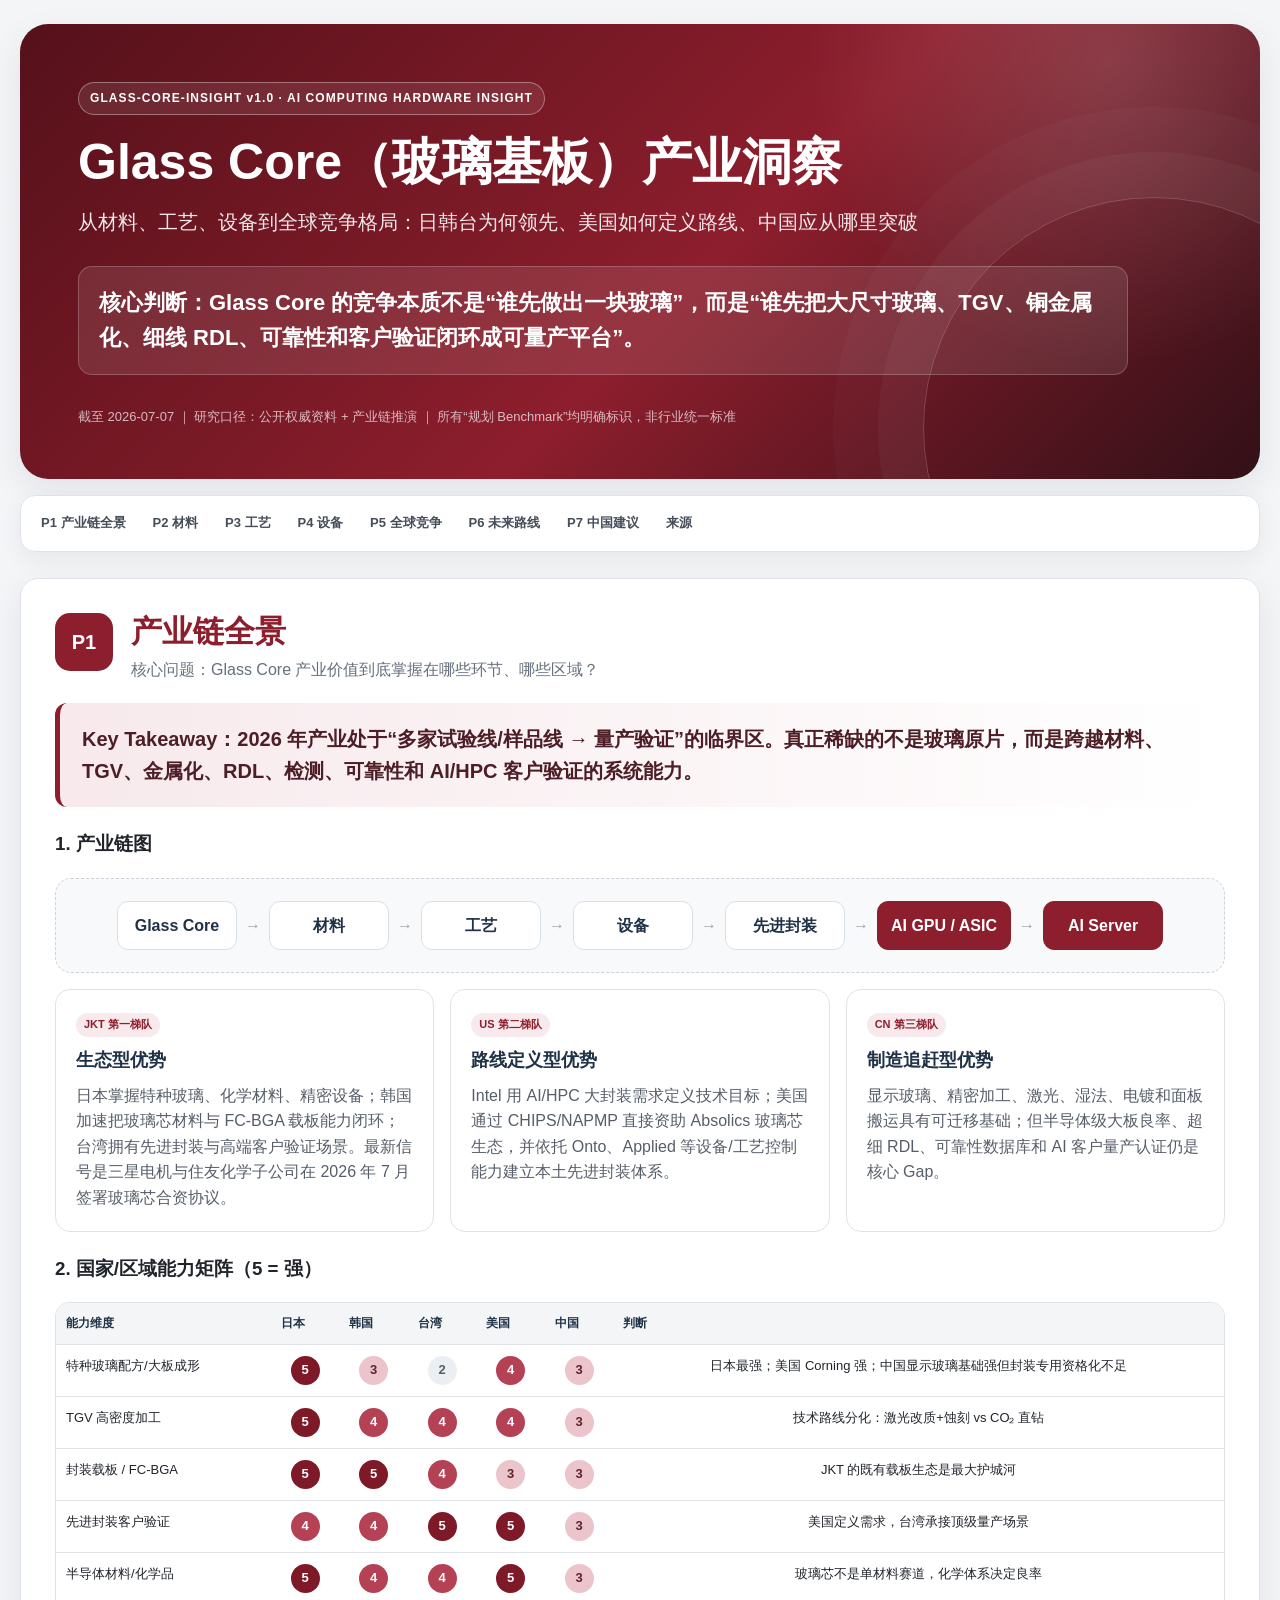
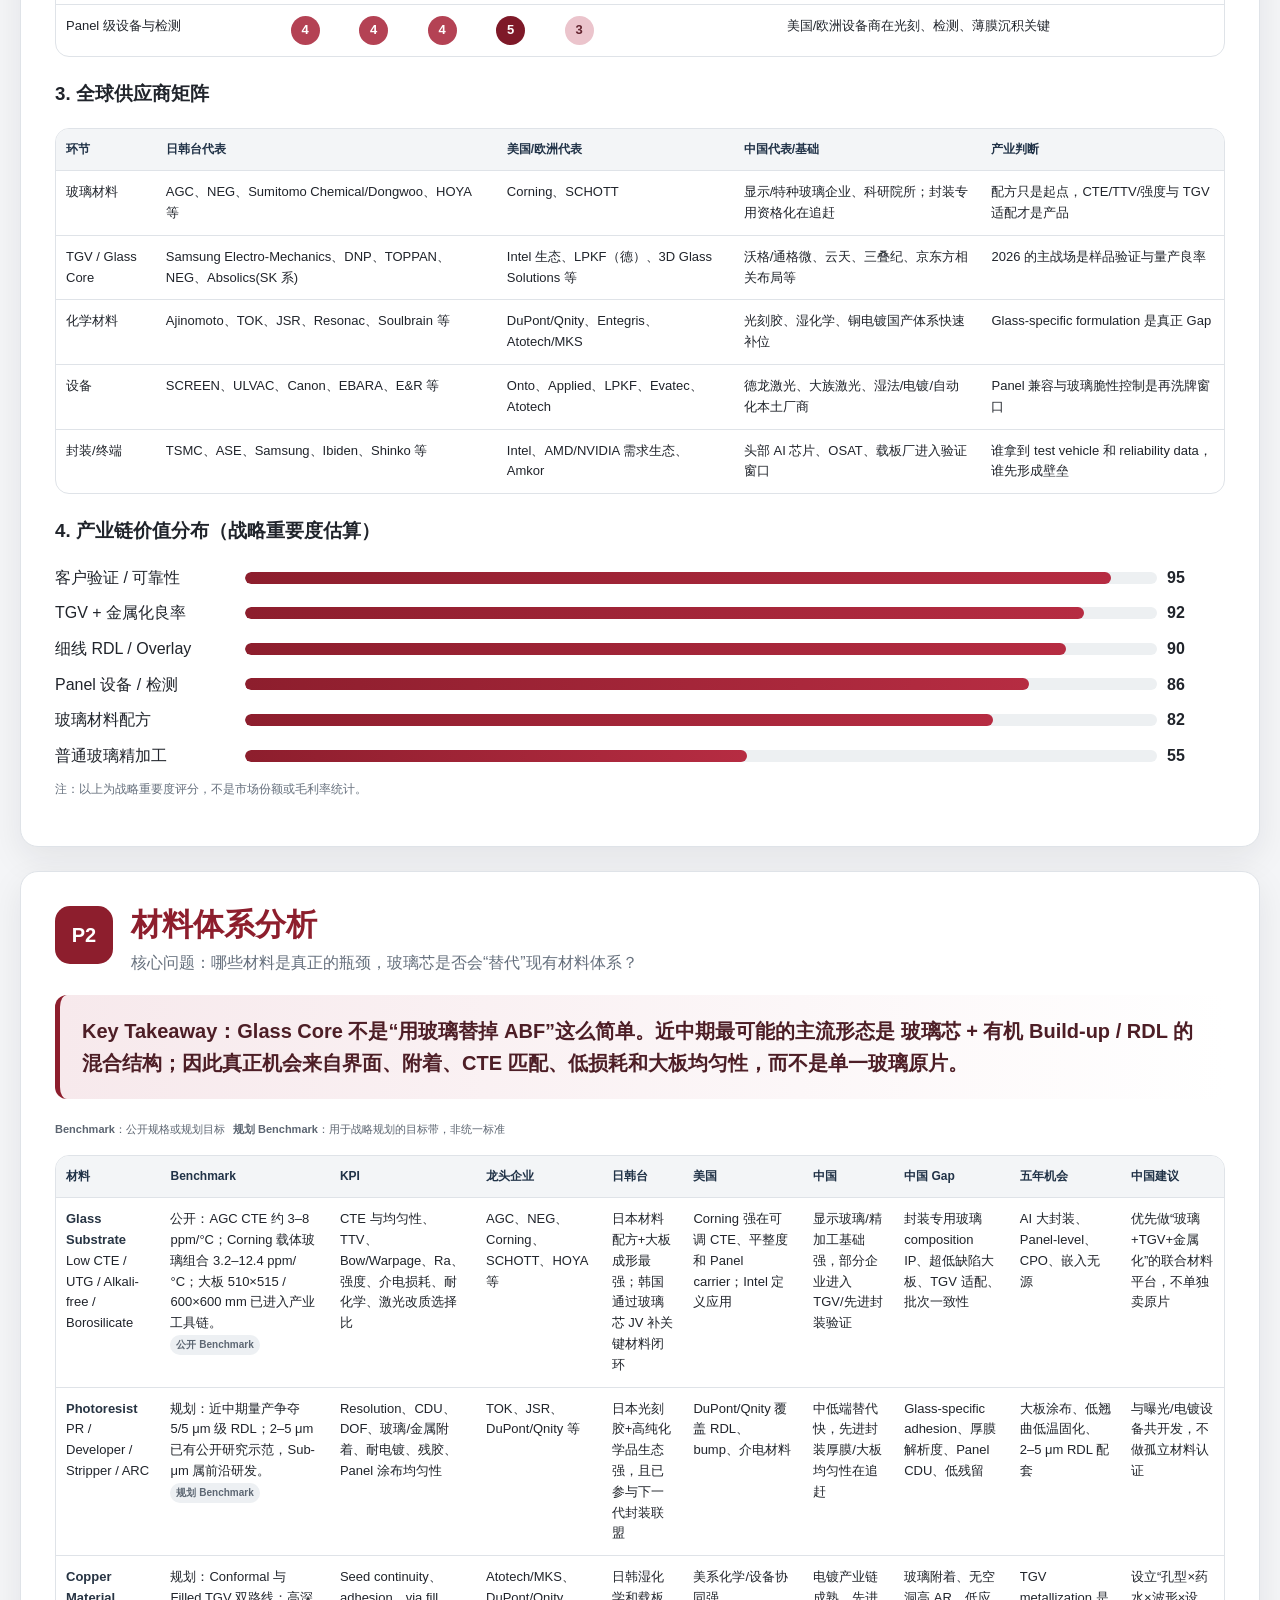
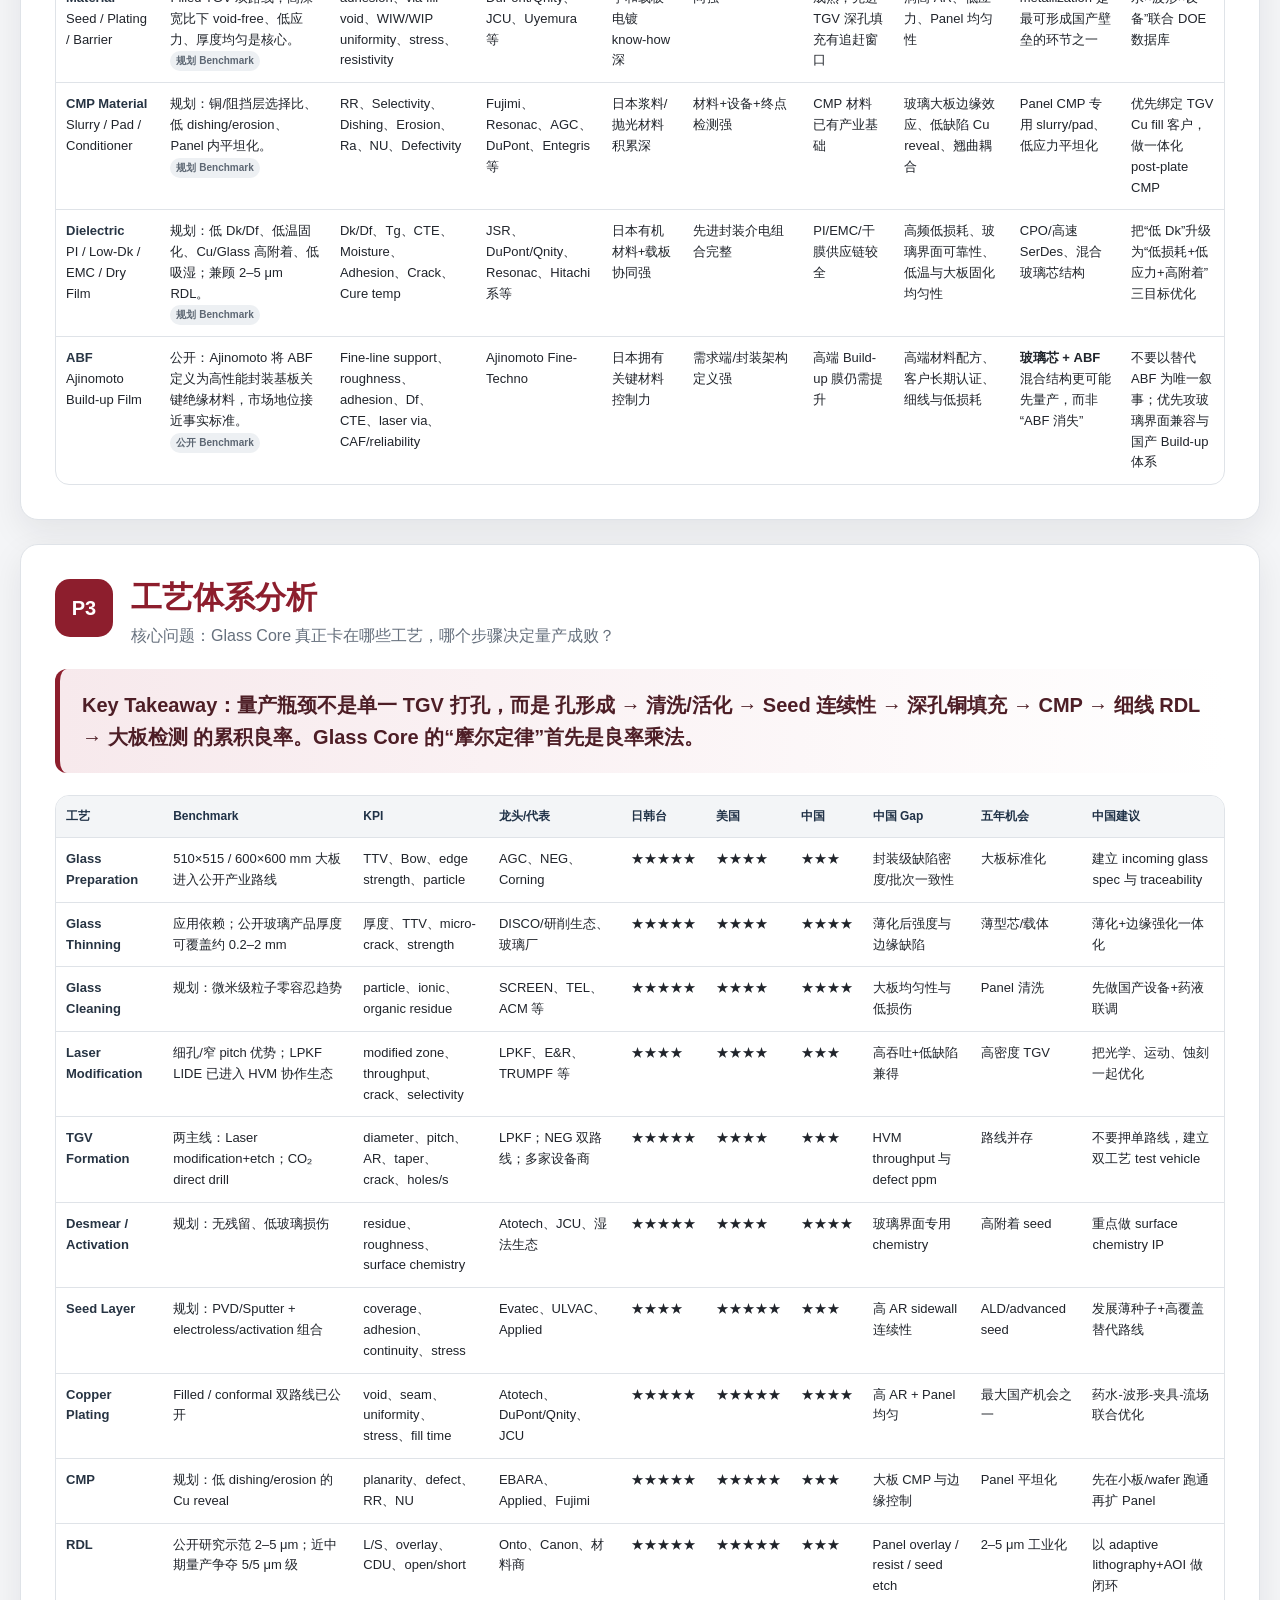
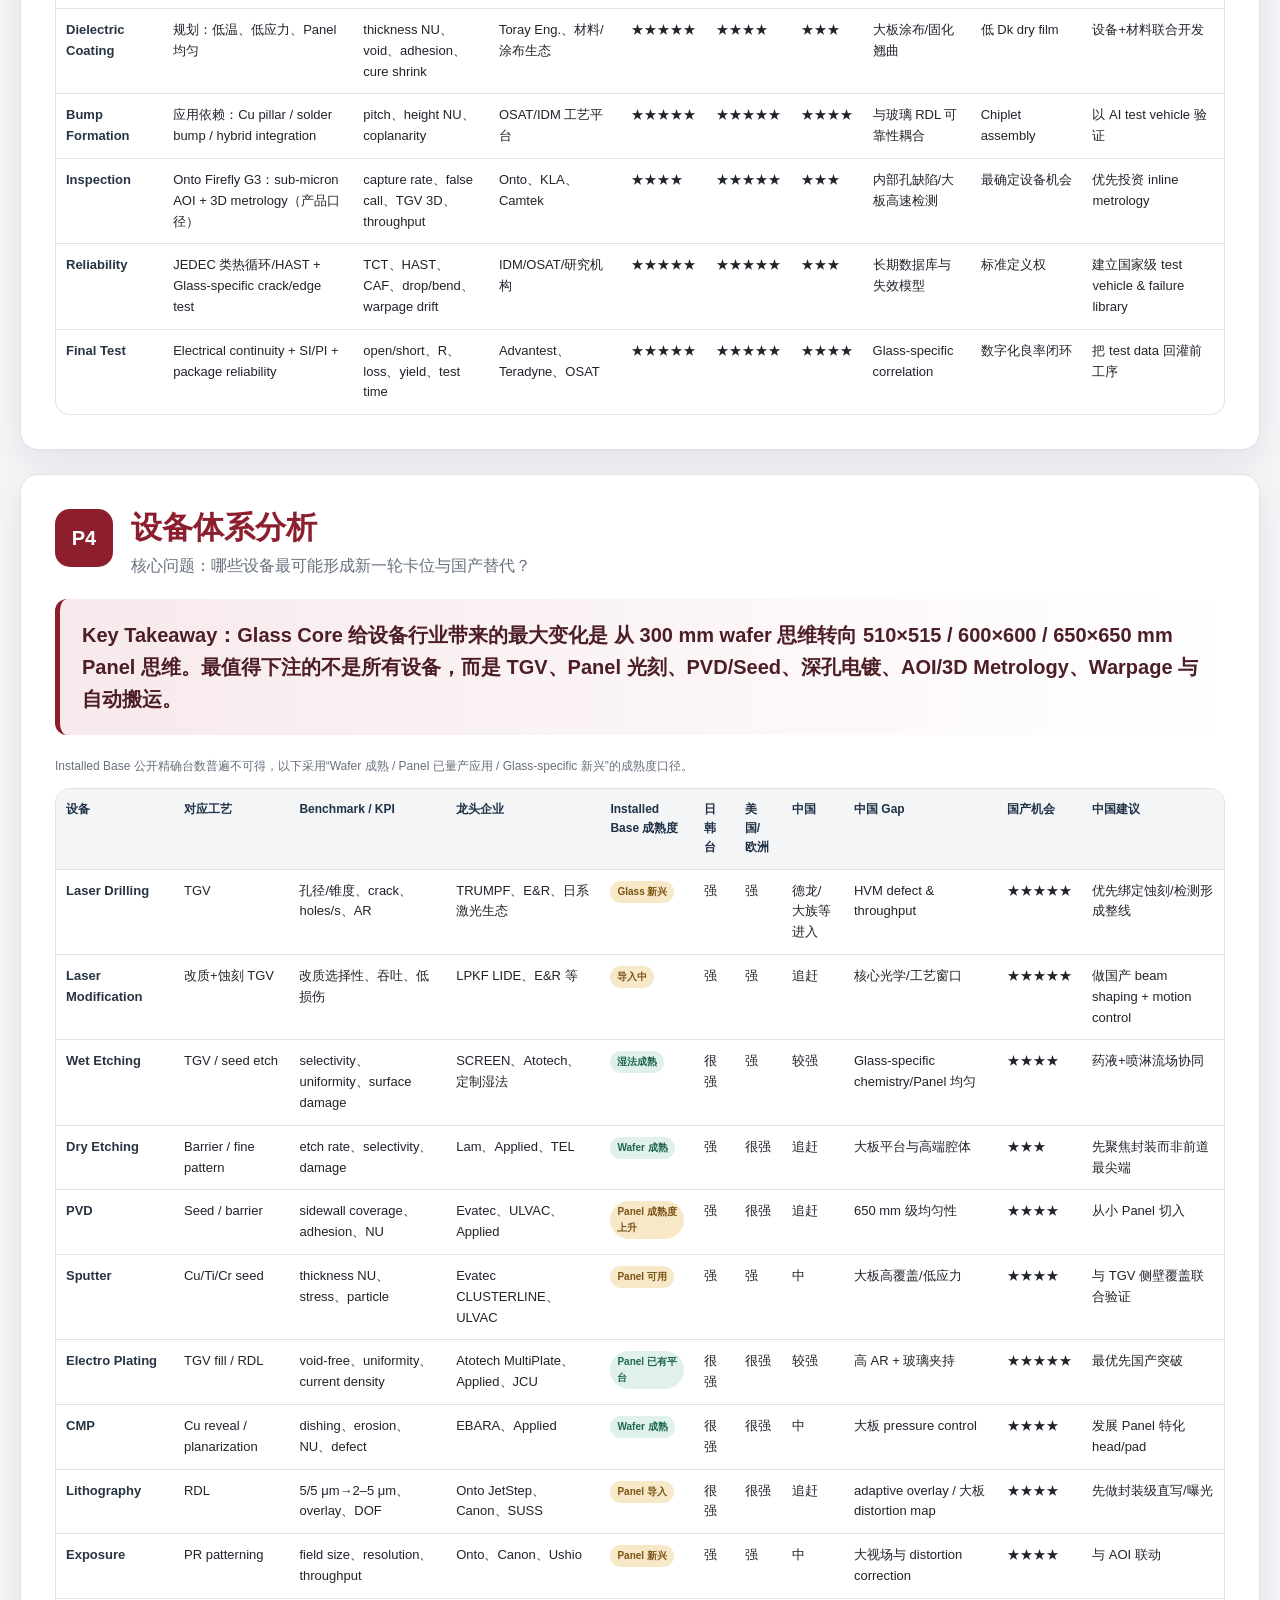
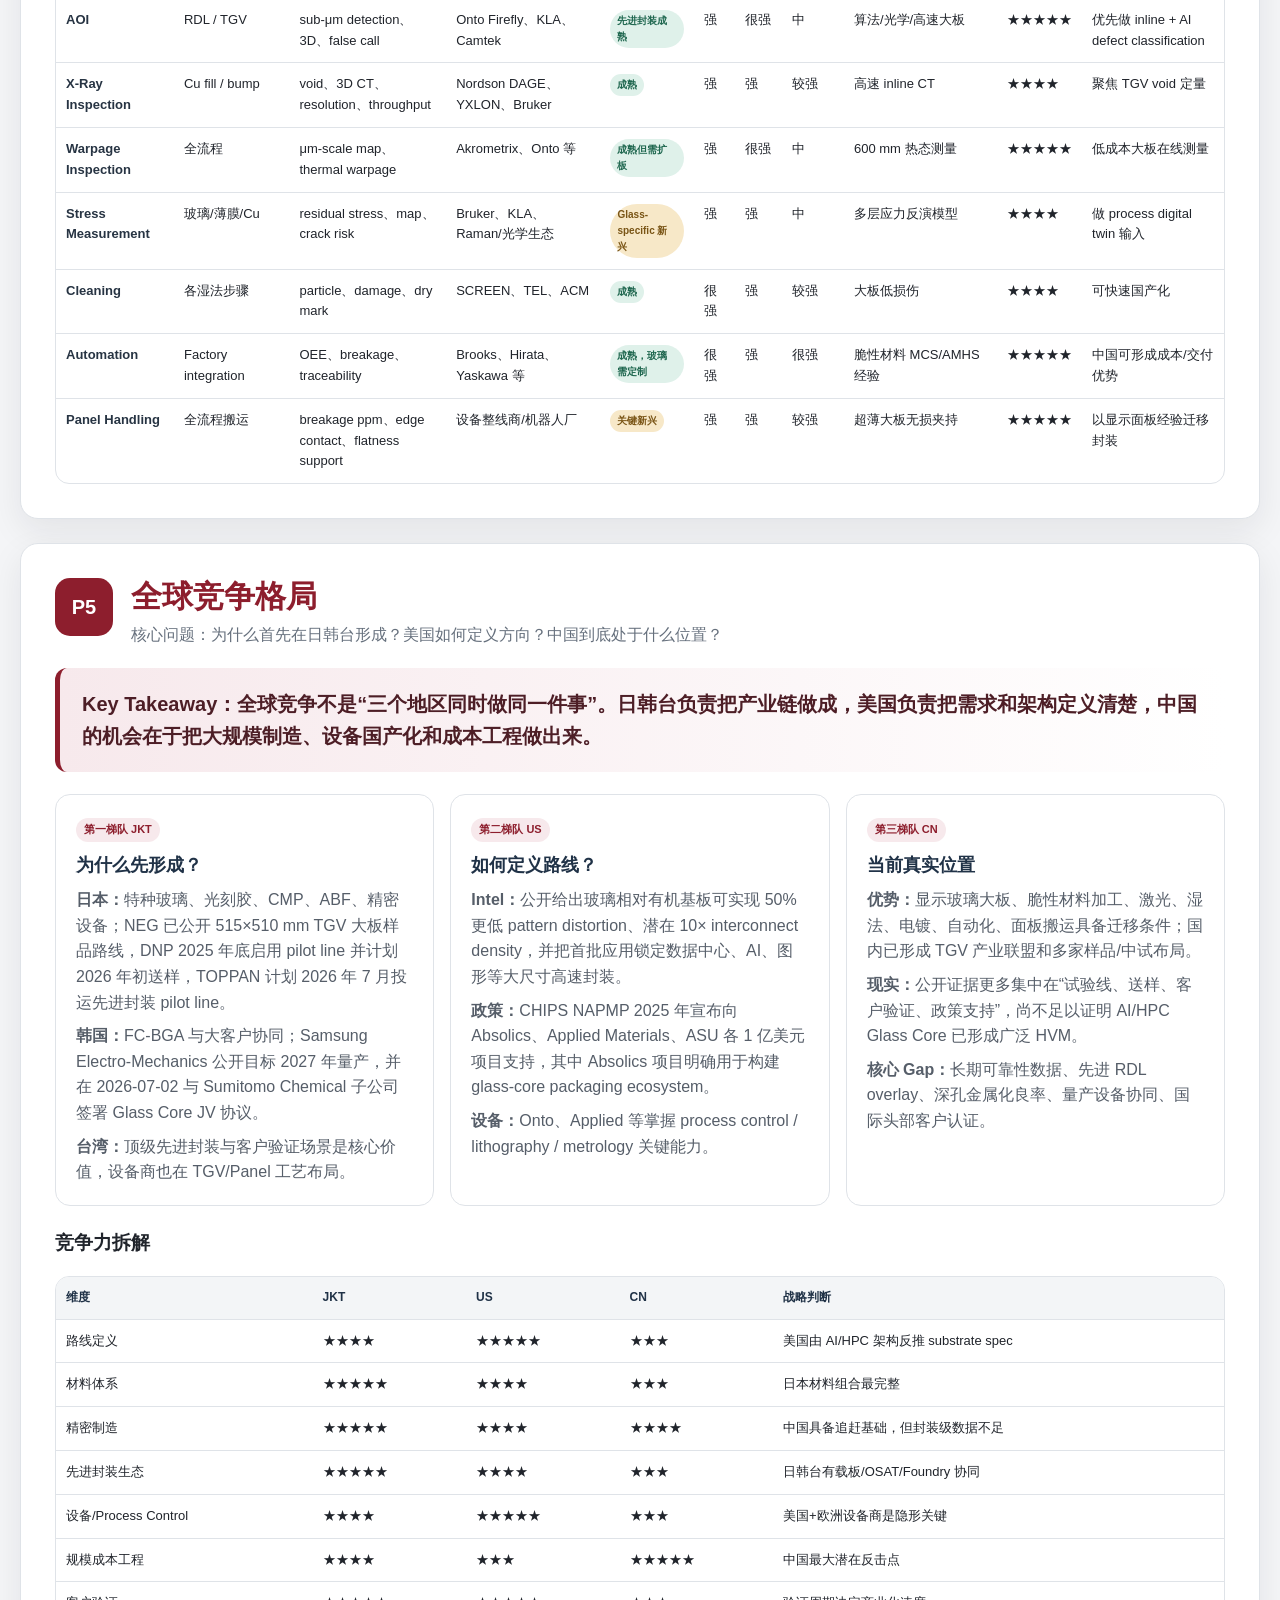
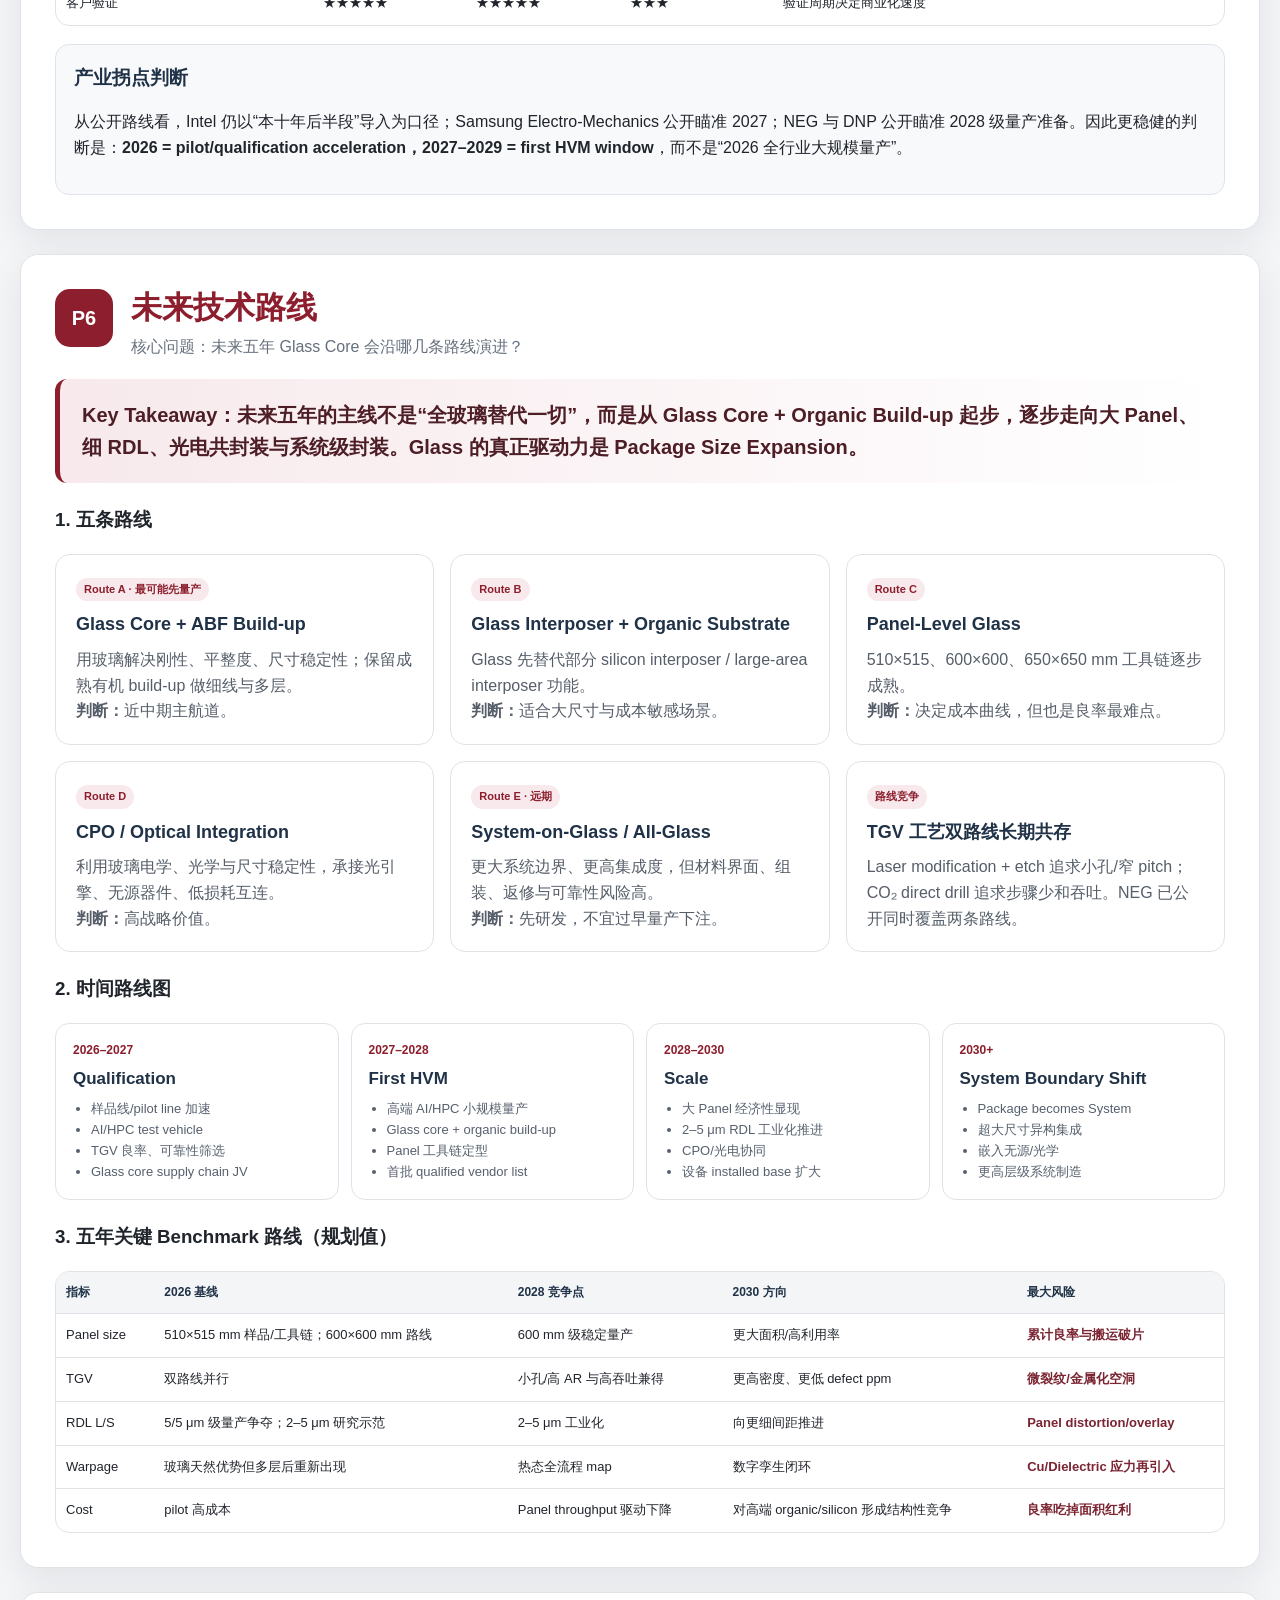
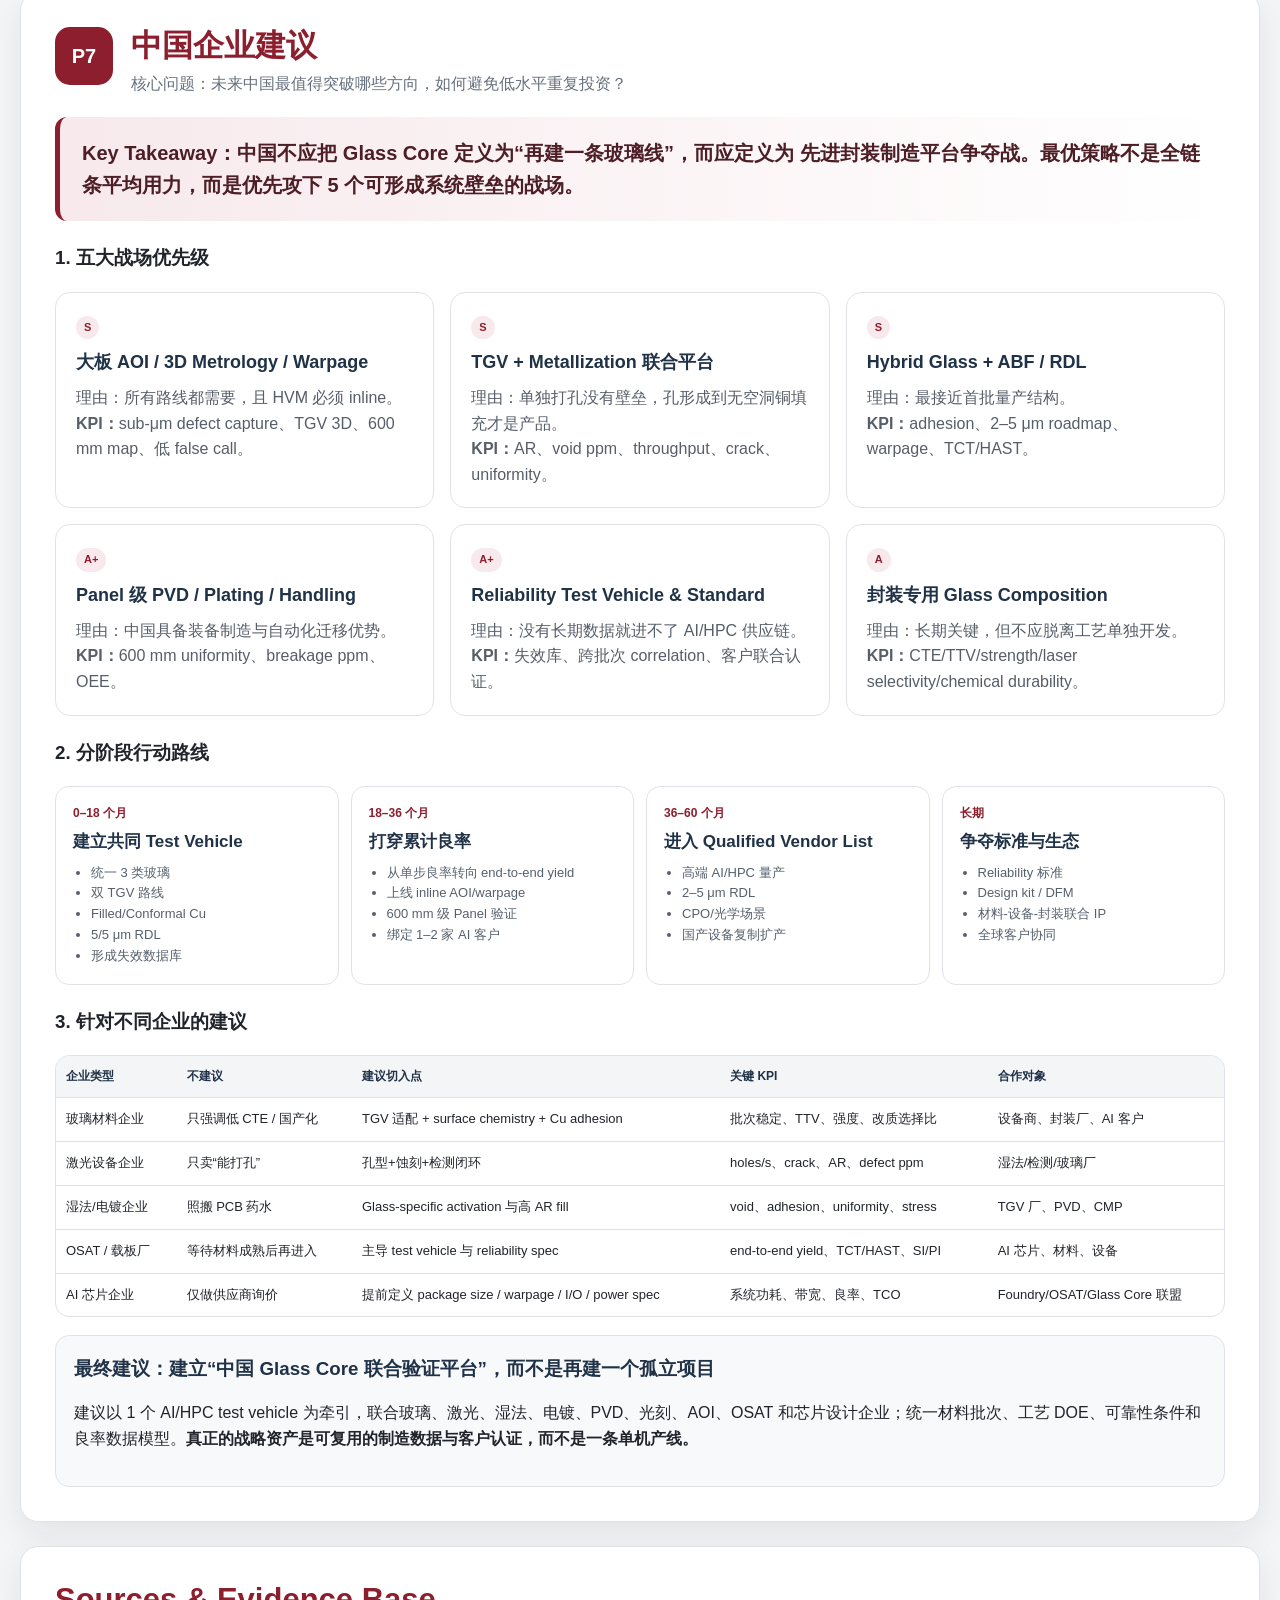
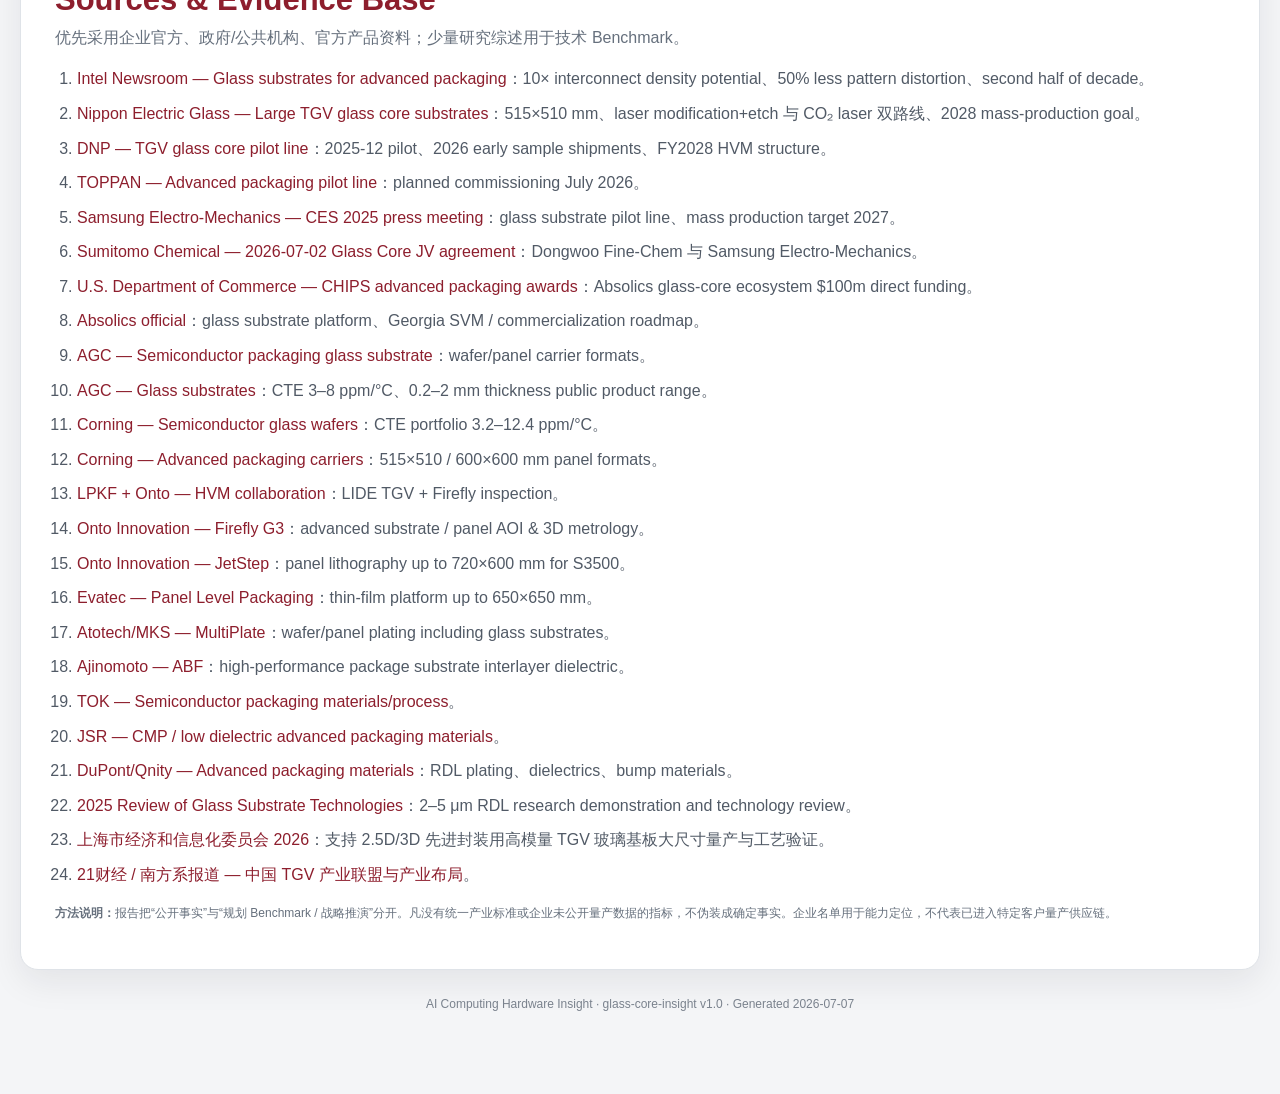
<file: app/reports/glass-core-report.html>
<!DOCTYPE html>
<html lang="zh-CN">
<head>
<meta charset="UTF-8" />
<meta name="viewport" content="width=device-width, initial-scale=1.0" />
<title>Glass Core（玻璃基板）产业洞察｜2026-07-07</title>
<meta name="description" content="Glass Core（玻璃基板）产业洞察：产业链、材料、工艺、设备、全球竞争、未来路线与中国建议。" />
<style>
:root{
  --bg:#f4f5f7; --paper:#ffffff; --ink:#20242b; --muted:#66707d;
  --red:#8d1e2d; --red2:#b62c42; --red-soft:#f7e9ec;
  --navy:#203247; --blue:#315d89; --green:#27735f; --gold:#a36f1f;
  --line:#dfe3e8; --soft:#f8f9fb; --shadow:0 12px 34px rgba(21,28,38,.08);
  --radius:18px;
}
*{box-sizing:border-box}
html{scroll-behavior:smooth}
body{
  margin:0; color:var(--ink); background:var(--bg);
  font-family:Inter,"SF Pro Display","SF Pro Text","PingFang SC","Microsoft YaHei","Noto Sans CJK SC",Arial,sans-serif;
  line-height:1.6;
}
a{color:var(--red);text-decoration:none}
a:hover{text-decoration:underline}
.wrap{max-width:1320px;margin:auto;padding:24px 20px 80px}
.hero{
  position:relative;overflow:hidden;border-radius:28px;padding:58px 58px 52px;
  color:#fff;background:
  radial-gradient(circle at 88% 8%,rgba(255,255,255,.15),transparent 26%),
  linear-gradient(135deg,#55111a 0%,#8d1e2d 55%,#321017 100%);
  box-shadow:var(--shadow)
}
.hero:after{
  content:"";position:absolute;width:460px;height:460px;right:-125px;bottom:-180px;border-radius:50%;
  border:1px solid rgba(255,255,255,.2);box-shadow:0 0 0 45px rgba(255,255,255,.035),0 0 0 90px rgba(255,255,255,.025)
}
.kicker{display:inline-block;padding:6px 11px;border-radius:999px;border:1px solid rgba(255,255,255,.35);background:rgba(255,255,255,.09);font-size:12px;font-weight:800;letter-spacing:.09em}
h1{font-size:50px;line-height:1.1;margin:20px 0 16px;max-width:970px}
.hero .subtitle{font-size:20px;max-width:940px;color:rgba(255,255,255,.9)}
.hero .meta{margin-top:32px;font-size:13px;color:rgba(255,255,255,.7)}
.hero .thesis{
  margin-top:28px;max-width:1050px;padding:18px 20px;border-radius:14px;
  background:rgba(255,255,255,.1);border:1px solid rgba(255,255,255,.2);font-size:22px;font-weight:800
}
.nav{
  position:sticky;top:8px;z-index:50;display:flex;gap:7px;flex-wrap:wrap;
  margin:16px 0 26px;padding:10px;background:rgba(255,255,255,.94);backdrop-filter:blur(12px);
  border:1px solid var(--line);border-radius:15px;box-shadow:0 8px 24px rgba(21,28,38,.06)
}
.nav a{padding:7px 10px;border-radius:9px;color:#454d59;font-size:13px;font-weight:750}
.nav a:hover{background:var(--red-soft);color:var(--red);text-decoration:none}
.page{
  margin-top:24px;background:var(--paper);border:1px solid var(--line);border-radius:var(--radius);
  box-shadow:var(--shadow);padding:34px
}
.page-head{display:flex;align-items:flex-start;justify-content:space-between;gap:18px;margin-bottom:20px}
.page-no{flex:0 0 auto;width:58px;height:58px;border-radius:15px;background:var(--red);color:#fff;display:grid;place-items:center;font-size:20px;font-weight:900}
.page-title{flex:1}
.page-title h2{margin:0;color:var(--red);font-size:31px;line-height:1.2}
.page-title p{margin:7px 0 0;color:var(--muted)}
.key{
  margin:20px 0 22px;padding:20px 22px;border-left:5px solid var(--red);border-radius:12px;
  background:linear-gradient(90deg,var(--red-soft),#fff);font-size:20px;font-weight:800;color:#4d1e26
}
.grid{display:grid;gap:16px}.g2{grid-template-columns:repeat(2,minmax(0,1fr))}.g3{grid-template-columns:repeat(3,minmax(0,1fr))}.g4{grid-template-columns:repeat(4,minmax(0,1fr))}
.card{border:1px solid var(--line);border-radius:15px;background:#fff;padding:20px}
.card h3{margin:0 0 8px;color:var(--navy);font-size:18px}
.card p{margin:0;color:#565e69}
.tag{display:inline-flex;padding:3px 8px;border-radius:999px;font-size:11px;font-weight:850;background:var(--red-soft);color:var(--red);margin-bottom:9px}
.metric{font-size:32px;line-height:1.05;font-weight:900;color:var(--red);margin:2px 0 7px}
.small{font-size:12px;color:var(--muted)}
.flow{padding:22px;border-radius:16px;background:var(--soft);border:1px dashed #cdd3da;margin:16px 0}
.flow-row{display:flex;align-items:center;justify-content:center;gap:8px;flex-wrap:wrap}
.node{padding:11px 13px;border:1px solid #dbe0e6;border-radius:11px;background:#fff;color:var(--navy);font-weight:800;text-align:center;min-width:120px}
.node.hot{background:var(--red);border-color:var(--red);color:#fff}.node.blue{background:#eaf1f7;color:#244e75;border-color:#c9d9e7}.node.green{background:#e8f4f0;color:#23614f;border-color:#c9e2d9}
.arrow{color:#9aa2ad;font-weight:900}
.table-wrap{overflow:auto;border:1px solid var(--line);border-radius:14px}
table{width:100%;border-collapse:collapse;font-size:13px;min-width:1020px}
th,td{padding:11px 10px;border-bottom:1px solid var(--line);vertical-align:top;text-align:left}
th{position:sticky;top:0;background:#f3f5f7;color:var(--navy);font-size:12px;z-index:2}
tr:last-child td{border-bottom:none}
td strong{color:#273443}
.matrix td:nth-child(n+2){text-align:center}
.score{display:inline-flex;width:29px;height:29px;border-radius:50%;align-items:center;justify-content:center;font-weight:900}
.s5{background:#7e1928;color:#fff}.s4{background:#b44254;color:#fff}.s3{background:#ebc4cc;color:#62232e}.s2{background:#eceff2;color:#53606e}.s1{background:#f5f6f7;color:#8a939e}
.status{display:inline-block;padding:3px 7px;border-radius:999px;font-size:10px;font-weight:850}
.st-hvm{background:#dff1ea;color:#1f674f}.st-pilot{background:#f7e8c8;color:#795415}.st-rd{background:#e5ebf2;color:#466179}
.conf{display:inline-block;padding:2px 6px;border-radius:999px;font-size:10px;font-weight:800;background:#edf0f3;color:#5d6773}
.barlist{display:grid;gap:10px}
.barline{display:grid;grid-template-columns:180px 1fr 58px;gap:10px;align-items:center}
.bar{height:12px;background:#edf0f2;border-radius:999px;overflow:hidden}.bar>i{display:block;height:100%;background:linear-gradient(90deg,var(--red),var(--red2));border-radius:999px}
.callout{padding:18px;border-radius:14px;background:#f8f9fb;border:1px solid var(--line)}
.callout h3{margin:0 0 6px;color:var(--navy)}
.timeline{display:grid;grid-template-columns:repeat(4,1fr);gap:12px}
.phase{border:1px solid var(--line);border-radius:14px;padding:17px;background:#fff}
.phase .yr{font-size:12px;color:var(--red);font-weight:900}.phase h3{margin:5px 0 7px;color:var(--navy);font-size:17px}.phase ul{margin:0;padding-left:18px;color:#56606d;font-size:13px}
.risk{color:#7b2532;font-weight:750}
.sources ol{padding-left:22px}.sources li{margin:9px 0;color:#515a66}
.footer{text-align:center;margin-top:25px;color:#7a828d;font-size:12px}
.legend{display:flex;gap:8px;flex-wrap:wrap;margin:10px 0 16px}
.legend span{font-size:11px;color:#5c6571}
@media(max-width:900px){
  .wrap{padding:14px 12px 50px}.hero{padding:38px 24px}.hero h1{font-size:34px}.hero .subtitle{font-size:17px}.hero .thesis{font-size:18px}
  .page{padding:23px 18px}.g2,.g3,.g4,.timeline{grid-template-columns:1fr}.page-title h2{font-size:25px}
  .barline{grid-template-columns:120px 1fr 48px}
}
@media print{
  body{background:#fff}.wrap{max-width:none;padding:0}.nav{display:none}.hero,.page{box-shadow:none}
  .page{break-before:page;border:none;border-radius:0;margin:0;padding:12mm 10mm}.hero{min-height:180mm;border-radius:0}
  .table-wrap{overflow:visible}table{font-size:9px;min-width:0}th,td{padding:5px}.sources{break-before:page}
}
</style>
</head>
<body>
<main class="wrap">

<header class="hero">
  <span class="kicker">GLASS-CORE-INSIGHT v1.0 · AI COMPUTING HARDWARE INSIGHT</span>
  <h1>Glass Core（玻璃基板）产业洞察</h1>
  <div class="subtitle">从材料、工艺、设备到全球竞争格局：日韩台为何领先、美国如何定义路线、中国应从哪里突破</div>
  <div class="thesis">核心判断：Glass Core 的竞争本质不是“谁先做出一块玻璃”，而是“谁先把大尺寸玻璃、TGV、铜金属化、细线 RDL、可靠性和客户验证闭环成可量产平台”。</div>
  <div class="meta">截至 2026-07-07 ｜ 研究口径：公开权威资料 + 产业链推演 ｜ 所有“规划 Benchmark”均明确标识，非行业统一标准</div>
</header>

<nav class="nav">
  <a href="#p1">P1 产业链全景</a><a href="#p2">P2 材料</a><a href="#p3">P3 工艺</a><a href="#p4">P4 设备</a>
  <a href="#p5">P5 全球竞争</a><a href="#p6">P6 未来路线</a><a href="#p7">P7 中国建议</a><a href="#src">来源</a>
</nav>

<section id="p1" class="page">
  <div class="page-head">
    <div class="page-no">P1</div>
    <div class="page-title"><h2>产业链全景</h2><p>核心问题：Glass Core 产业价值到底掌握在哪些环节、哪些区域？</p></div>
  </div>
  <div class="key">Key Takeaway：2026 年产业处于“多家试验线/样品线 → 量产验证”的临界区。真正稀缺的不是玻璃原片，而是跨越材料、TGV、金属化、RDL、检测、可靠性和 AI/HPC 客户验证的系统能力。</div>

  <h3>1. 产业链图</h3>
  <div class="flow">
    <div class="flow-row">
      <div class="node">Glass Core</div><div class="arrow">→</div>
      <div class="node">材料</div><div class="arrow">→</div>
      <div class="node">工艺</div><div class="arrow">→</div>
      <div class="node">设备</div><div class="arrow">→</div>
      <div class="node">先进封装</div><div class="arrow">→</div>
      <div class="node hot">AI GPU / ASIC</div><div class="arrow">→</div>
      <div class="node hot">AI Server</div>
    </div>
  </div>

  <div class="grid g3">
    <div class="card"><span class="tag">JKT 第一梯队</span><h3>生态型优势</h3><p>日本掌握特种玻璃、化学材料、精密设备；韩国加速把玻璃芯材料与 FC-BGA 载板能力闭环；台湾拥有先进封装与高端客户验证场景。最新信号是三星电机与住友化学子公司在 2026 年 7 月签署玻璃芯合资协议。</p></div>
    <div class="card"><span class="tag">US 第二梯队</span><h3>路线定义型优势</h3><p>Intel 用 AI/HPC 大封装需求定义技术目标；美国通过 CHIPS/NAPMP 直接资助 Absolics 玻璃芯生态，并依托 Onto、Applied 等设备/工艺控制能力建立本土先进封装体系。</p></div>
    <div class="card"><span class="tag">CN 第三梯队</span><h3>制造追赶型优势</h3><p>显示玻璃、精密加工、激光、湿法、电镀和面板搬运具有可迁移基础；但半导体级大板良率、超细 RDL、可靠性数据库和 AI 客户量产认证仍是核心 Gap。</p></div>
  </div>

  <h3 style="margin-top:22px">2. 国家/区域能力矩阵（5 = 强）</h3>
  <div class="table-wrap">
    <table class="matrix">
      <thead><tr><th>能力维度</th><th>日本</th><th>韩国</th><th>台湾</th><th>美国</th><th>中国</th><th>判断</th></tr></thead>
      <tbody>
        <tr><td>特种玻璃配方/大板成形</td><td><span class="score s5">5</span></td><td><span class="score s3">3</span></td><td><span class="score s2">2</span></td><td><span class="score s4">4</span></td><td><span class="score s3">3</span></td><td>日本最强；美国 Corning 强；中国显示玻璃基础强但封装专用资格化不足</td></tr>
        <tr><td>TGV 高密度加工</td><td><span class="score s5">5</span></td><td><span class="score s4">4</span></td><td><span class="score s4">4</span></td><td><span class="score s4">4</span></td><td><span class="score s3">3</span></td><td>技术路线分化：激光改质+蚀刻 vs CO₂ 直钻</td></tr>
        <tr><td>封装载板 / FC-BGA</td><td><span class="score s5">5</span></td><td><span class="score s5">5</span></td><td><span class="score s4">4</span></td><td><span class="score s3">3</span></td><td><span class="score s3">3</span></td><td>JKT 的既有载板生态是最大护城河</td></tr>
        <tr><td>先进封装客户验证</td><td><span class="score s4">4</span></td><td><span class="score s4">4</span></td><td><span class="score s5">5</span></td><td><span class="score s5">5</span></td><td><span class="score s3">3</span></td><td>美国定义需求，台湾承接顶级量产场景</td></tr>
        <tr><td>半导体材料/化学品</td><td><span class="score s5">5</span></td><td><span class="score s4">4</span></td><td><span class="score s4">4</span></td><td><span class="score s5">5</span></td><td><span class="score s3">3</span></td><td>玻璃芯不是单材料赛道，化学体系决定良率</td></tr>
        <tr><td>Panel 级设备与检测</td><td><span class="score s4">4</span></td><td><span class="score s4">4</span></td><td><span class="score s4">4</span></td><td><span class="score s5">5</span></td><td><span class="score s3">3</span></td><td>美国/欧洲设备商在光刻、检测、薄膜沉积关键</td></tr>
      </tbody>
    </table>
  </div>

  <h3 style="margin-top:22px">3. 全球供应商矩阵</h3>
  <div class="table-wrap">
    <table>
      <thead><tr><th>环节</th><th>日韩台代表</th><th>美国/欧洲代表</th><th>中国代表/基础</th><th>产业判断</th></tr></thead>
      <tbody>
        <tr><td>玻璃材料</td><td>AGC、NEG、Sumitomo Chemical/Dongwoo、HOYA 等</td><td>Corning、SCHOTT</td><td>显示/特种玻璃企业、科研院所；封装专用资格化在追赶</td><td>配方只是起点，CTE/TTV/强度与 TGV 适配才是产品</td></tr>
        <tr><td>TGV / Glass Core</td><td>Samsung Electro-Mechanics、DNP、TOPPAN、NEG、Absolics(SK 系)</td><td>Intel 生态、LPKF（德）、3D Glass Solutions 等</td><td>沃格/通格微、云天、三叠纪、京东方相关布局等</td><td>2026 的主战场是样品验证与量产良率</td></tr>
        <tr><td>化学材料</td><td>Ajinomoto、TOK、JSR、Resonac、Soulbrain 等</td><td>DuPont/Qnity、Entegris、Atotech/MKS</td><td>光刻胶、湿化学、铜电镀国产体系快速补位</td><td>Glass-specific formulation 是真正 Gap</td></tr>
        <tr><td>设备</td><td>SCREEN、ULVAC、Canon、EBARA、E&R 等</td><td>Onto、Applied、LPKF、Evatec、Atotech</td><td>德龙激光、大族激光、湿法/电镀/自动化本土厂商</td><td>Panel 兼容与玻璃脆性控制是再洗牌窗口</td></tr>
        <tr><td>封装/终端</td><td>TSMC、ASE、Samsung、Ibiden、Shinko 等</td><td>Intel、AMD/NVIDIA 需求生态、Amkor</td><td>头部 AI 芯片、OSAT、载板厂进入验证窗口</td><td>谁拿到 test vehicle 和 reliability data，谁先形成壁垒</td></tr>
      </tbody>
    </table>
  </div>

  <h3 style="margin-top:22px">4. 产业链价值分布（战略重要度估算）</h3>
  <div class="barlist">
    <div class="barline"><span>客户验证 / 可靠性</span><div class="bar"><i style="width:95%"></i></div><b>95</b></div>
    <div class="barline"><span>TGV + 金属化良率</span><div class="bar"><i style="width:92%"></i></div><b>92</b></div>
    <div class="barline"><span>细线 RDL / Overlay</span><div class="bar"><i style="width:90%"></i></div><b>90</b></div>
    <div class="barline"><span>Panel 设备 / 检测</span><div class="bar"><i style="width:86%"></i></div><b>86</b></div>
    <div class="barline"><span>玻璃材料配方</span><div class="bar"><i style="width:82%"></i></div><b>82</b></div>
    <div class="barline"><span>普通玻璃精加工</span><div class="bar"><i style="width:55%"></i></div><b>55</b></div>
  </div>
  <p class="small">注：以上为战略重要度评分，不是市场份额或毛利率统计。</p>
</section>

<section id="p2" class="page">
  <div class="page-head">
    <div class="page-no">P2</div>
    <div class="page-title"><h2>材料体系分析</h2><p>核心问题：哪些材料是真正的瓶颈，玻璃芯是否会“替代”现有材料体系？</p></div>
  </div>
  <div class="key">Key Takeaway：Glass Core 不是“用玻璃替掉 ABF”这么简单。近中期最可能的主流形态是 <b>玻璃芯 + 有机 Build-up / RDL 的混合结构</b>；因此真正机会来自界面、附着、CTE 匹配、低损耗和大板均匀性，而不是单一玻璃原片。</div>
  <div class="legend"><span><b>Benchmark</b>：公开规格或规划目标</span><span><b>规划 Benchmark</b>：用于战略规划的目标带，非统一标准</span></div>

  <div class="table-wrap">
    <table>
      <thead><tr><th>材料</th><th>Benchmark</th><th>KPI</th><th>龙头企业</th><th>日韩台</th><th>美国</th><th>中国</th><th>中国 Gap</th><th>五年机会</th><th>中国建议</th></tr></thead>
      <tbody>
        <tr>
          <td><strong>Glass Substrate</strong><br>Low CTE / UTG / Alkali-free / Borosilicate</td>
          <td>公开：AGC CTE 约 3–8 ppm/°C；Corning 载体玻璃组合 3.2–12.4 ppm/°C；大板 510×515 / 600×600 mm 已进入产业工具链。<br><span class="conf">公开 Benchmark</span></td>
          <td>CTE 与均匀性、TTV、Bow/Warpage、Ra、强度、介电损耗、耐化学、激光改质选择比</td>
          <td>AGC、NEG、Corning、SCHOTT、HOYA 等</td>
          <td>日本材料配方+大板成形最强；韩国通过玻璃芯 JV 补关键材料闭环</td>
          <td>Corning 强在可调 CTE、平整度和 Panel carrier；Intel 定义应用</td>
          <td>显示玻璃/精加工基础强，部分企业进入 TGV/先进封装验证</td>
          <td>封装专用玻璃 composition IP、超低缺陷大板、TGV 适配、批次一致性</td>
          <td>AI 大封装、Panel-level、CPO、嵌入无源</td>
          <td>优先做“玻璃+TGV+金属化”的联合材料平台，不单独卖原片</td>
        </tr>
        <tr>
          <td><strong>Photoresist</strong><br>PR / Developer / Stripper / ARC</td>
          <td>规划：近中期量产争夺 5/5 μm 级 RDL；2–5 μm 已有公开研究示范，Sub-μm 属前沿研发。<br><span class="conf">规划 Benchmark</span></td>
          <td>Resolution、CDU、DOF、玻璃/金属附着、耐电镀、残胶、Panel 涂布均匀性</td>
          <td>TOK、JSR、DuPont/Qnity 等</td>
          <td>日本光刻胶+高纯化学品生态强，且已参与下一代封装联盟</td>
          <td>DuPont/Qnity 覆盖 RDL、bump、介电材料</td>
          <td>中低端替代快，先进封装厚膜/大板均匀性在追赶</td>
          <td>Glass-specific adhesion、厚膜解析度、Panel CDU、低残留</td>
          <td>大板涂布、低翘曲低温固化、2–5 μm RDL 配套</td>
          <td>与曝光/电镀设备共开发，不做孤立材料认证</td>
        </tr>
        <tr>
          <td><strong>Copper Material</strong><br>Seed / Plating / Barrier</td>
          <td>规划：Conformal 与 Filled TGV 双路线；高深宽比下 void-free、低应力、厚度均匀是核心。<br><span class="conf">规划 Benchmark</span></td>
          <td>Seed continuity、adhesion、via fill void、WIW/WIP uniformity、stress、resistivity</td>
          <td>Atotech/MKS、DuPont/Qnity、JCU、Uyemura 等</td>
          <td>日韩湿化学和载板电镀 know-how 深</td>
          <td>美系化学/设备协同强</td>
          <td>电镀产业链成熟，先进 TGV 深孔填充有追赶窗口</td>
          <td>玻璃附着、无空洞高 AR、低应力、Panel 均匀性</td>
          <td>TGV metallization 是最可形成国产壁垒的环节之一</td>
          <td>设立“孔型×药水×波形×设备”联合 DOE 数据库</td>
        </tr>
        <tr>
          <td><strong>CMP Material</strong><br>Slurry / Pad / Conditioner</td>
          <td>规划：铜/阻挡层选择比、低 dishing/erosion、Panel 内平坦化。<br><span class="conf">规划 Benchmark</span></td>
          <td>RR、Selectivity、Dishing、Erosion、Ra、NU、Defectivity</td>
          <td>Fujimi、Resonac、AGC、DuPont、Entegris 等</td>
          <td>日本浆料/抛光材料积累深</td>
          <td>材料+设备+终点检测强</td>
          <td>CMP 材料已有产业基础</td>
          <td>玻璃大板边缘效应、低缺陷 Cu reveal、翘曲耦合</td>
          <td>Panel CMP 专用 slurry/pad、低应力平坦化</td>
          <td>优先绑定 TGV Cu fill 客户，做一体化 post-plate CMP</td>
        </tr>
        <tr>
          <td><strong>Dielectric</strong><br>PI / Low-Dk / EMC / Dry Film</td>
          <td>规划：低 Dk/Df、低温固化、Cu/Glass 高附着、低吸湿；兼顾 2–5 μm RDL。<br><span class="conf">规划 Benchmark</span></td>
          <td>Dk/Df、Tg、CTE、Moisture、Adhesion、Crack、Cure temp</td>
          <td>JSR、DuPont/Qnity、Resonac、Hitachi 系等</td>
          <td>日本有机材料+载板协同强</td>
          <td>先进封装介电组合完整</td>
          <td>PI/EMC/干膜供应链较全</td>
          <td>高频低损耗、玻璃界面可靠性、低温与大板固化均匀性</td>
          <td>CPO/高速 SerDes、混合玻璃芯结构</td>
          <td>把“低 Dk”升级为“低损耗+低应力+高附着”三目标优化</td>
        </tr>
        <tr>
          <td><strong>ABF</strong><br>Ajinomoto Build-up Film</td>
          <td>公开：Ajinomoto 将 ABF 定义为高性能封装基板关键绝缘材料，市场地位接近事实标准。<br><span class="conf">公开 Benchmark</span></td>
          <td>Fine-line support、roughness、adhesion、Df、CTE、laser via、CAF/reliability</td>
          <td>Ajinomoto Fine-Techno</td>
          <td>日本拥有关键材料控制力</td>
          <td>需求端/封装架构定义强</td>
          <td>高端 Build-up 膜仍需提升</td>
          <td>高端材料配方、客户长期认证、细线与低损耗</td>
          <td><b>玻璃芯 + ABF</b> 混合结构更可能先量产，而非“ABF 消失”</td>
          <td>不要以替代 ABF 为唯一叙事；优先攻玻璃界面兼容与国产 Build-up 体系</td>
        </tr>
      </tbody>
    </table>
  </div>
</section>

<section id="p3" class="page">
  <div class="page-head">
    <div class="page-no">P3</div>
    <div class="page-title"><h2>工艺体系分析</h2><p>核心问题：Glass Core 真正卡在哪些工艺，哪个步骤决定量产成败？</p></div>
  </div>
  <div class="key">Key Takeaway：量产瓶颈不是单一 TGV 打孔，而是 <b>孔形成 → 清洗/活化 → Seed 连续性 → 深孔铜填充 → CMP → 细线 RDL → 大板检测</b> 的累积良率。Glass Core 的“摩尔定律”首先是良率乘法。</div>

  <div class="table-wrap">
    <table>
      <thead><tr><th>工艺</th><th>Benchmark</th><th>KPI</th><th>龙头/代表</th><th>日韩台</th><th>美国</th><th>中国</th><th>中国 Gap</th><th>五年机会</th><th>中国建议</th></tr></thead>
      <tbody>
        <tr><td><strong>Glass Preparation</strong></td><td>510×515 / 600×600 mm 大板进入公开产业路线</td><td>TTV、Bow、edge strength、particle</td><td>AGC、NEG、Corning</td><td>★★★★★</td><td>★★★★</td><td>★★★</td><td>封装级缺陷密度/批次一致性</td><td>大板标准化</td><td>建立 incoming glass spec 与 traceability</td></tr>
        <tr><td><strong>Glass Thinning</strong></td><td>应用依赖；公开玻璃产品厚度可覆盖约 0.2–2 mm</td><td>厚度、TTV、micro-crack、strength</td><td>DISCO/研削生态、玻璃厂</td><td>★★★★★</td><td>★★★★</td><td>★★★★</td><td>薄化后强度与边缘缺陷</td><td>薄型芯/载体</td><td>薄化+边缘强化一体化</td></tr>
        <tr><td><strong>Glass Cleaning</strong></td><td>规划：微米级粒子零容忍趋势</td><td>particle、ionic、organic residue</td><td>SCREEN、TEL、ACM 等</td><td>★★★★★</td><td>★★★★</td><td>★★★★</td><td>大板均匀性与低损伤</td><td>Panel 清洗</td><td>先做国产设备+药液联调</td></tr>
        <tr><td><strong>Laser Modification</strong></td><td>细孔/窄 pitch 优势；LPKF LIDE 已进入 HVM 协作生态</td><td>modified zone、throughput、crack、selectivity</td><td>LPKF、E&R、TRUMPF 等</td><td>★★★★</td><td>★★★★</td><td>★★★</td><td>高吞吐+低缺陷兼得</td><td>高密度 TGV</td><td>把光学、运动、蚀刻一起优化</td></tr>
        <tr><td><strong>TGV Formation</strong></td><td>两主线：Laser modification+etch；CO₂ direct drill</td><td>diameter、pitch、AR、taper、crack、holes/s</td><td>LPKF；NEG 双路线；多家设备商</td><td>★★★★★</td><td>★★★★</td><td>★★★</td><td>HVM throughput 与 defect ppm</td><td>路线并存</td><td>不要押单路线，建立双工艺 test vehicle</td></tr>
        <tr><td><strong>Desmear / Activation</strong></td><td>规划：无残留、低玻璃损伤</td><td>residue、roughness、surface chemistry</td><td>Atotech、JCU、湿法生态</td><td>★★★★★</td><td>★★★★</td><td>★★★★</td><td>玻璃界面专用 chemistry</td><td>高附着 seed</td><td>重点做 surface chemistry IP</td></tr>
        <tr><td><strong>Seed Layer</strong></td><td>规划：PVD/Sputter + electroless/activation 组合</td><td>coverage、adhesion、continuity、stress</td><td>Evatec、ULVAC、Applied</td><td>★★★★</td><td>★★★★★</td><td>★★★</td><td>高 AR sidewall 连续性</td><td>ALD/advanced seed</td><td>发展薄种子+高覆盖替代路线</td></tr>
        <tr><td><strong>Copper Plating</strong></td><td>Filled / conformal 双路线已公开</td><td>void、seam、uniformity、stress、fill time</td><td>Atotech、DuPont/Qnity、JCU</td><td>★★★★★</td><td>★★★★★</td><td>★★★★</td><td>高 AR + Panel 均匀</td><td>最大国产机会之一</td><td>药水-波形-夹具-流场联合优化</td></tr>
        <tr><td><strong>CMP</strong></td><td>规划：低 dishing/erosion 的 Cu reveal</td><td>planarity、defect、RR、NU</td><td>EBARA、Applied、Fujimi</td><td>★★★★★</td><td>★★★★★</td><td>★★★</td><td>大板 CMP 与边缘控制</td><td>Panel 平坦化</td><td>先在小板/wafer 跑通再扩 Panel</td></tr>
        <tr><td><strong>RDL</strong></td><td>公开研究示范 2–5 μm；近中期量产争夺 5/5 μm 级</td><td>L/S、overlay、CDU、open/short</td><td>Onto、Canon、材料商</td><td>★★★★★</td><td>★★★★★</td><td>★★★</td><td>Panel overlay / resist / seed etch</td><td>2–5 μm 工业化</td><td>以 adaptive lithography+AOI 做闭环</td></tr>
        <tr><td><strong>Dielectric Coating</strong></td><td>规划：低温、低应力、Panel 均匀</td><td>thickness NU、void、adhesion、cure shrink</td><td>Toray Eng.、材料/涂布生态</td><td>★★★★★</td><td>★★★★</td><td>★★★</td><td>大板涂布/固化翘曲</td><td>低 Dk dry film</td><td>设备+材料联合开发</td></tr>
        <tr><td><strong>Bump Formation</strong></td><td>应用依赖：Cu pillar / solder bump / hybrid integration</td><td>pitch、height NU、coplanarity</td><td>OSAT/IDM 工艺平台</td><td>★★★★★</td><td>★★★★★</td><td>★★★★</td><td>与玻璃 RDL 可靠性耦合</td><td>Chiplet assembly</td><td>以 AI test vehicle 验证</td></tr>
        <tr><td><strong>Inspection</strong></td><td>Onto Firefly G3：sub-micron AOI + 3D metrology（产品口径）</td><td>capture rate、false call、TGV 3D、throughput</td><td>Onto、KLA、Camtek</td><td>★★★★</td><td>★★★★★</td><td>★★★</td><td>内部孔缺陷/大板高速检测</td><td>最确定设备机会</td><td>优先投资 inline metrology</td></tr>
        <tr><td><strong>Reliability</strong></td><td>JEDEC 类热循环/HAST + Glass-specific crack/edge test</td><td>TCT、HAST、CAF、drop/bend、warpage drift</td><td>IDM/OSAT/研究机构</td><td>★★★★★</td><td>★★★★★</td><td>★★★</td><td>长期数据库与失效模型</td><td>标准定义权</td><td>建立国家级 test vehicle & failure library</td></tr>
        <tr><td><strong>Final Test</strong></td><td>Electrical continuity + SI/PI + package reliability</td><td>open/short、R、loss、yield、test time</td><td>Advantest、Teradyne、OSAT</td><td>★★★★★</td><td>★★★★★</td><td>★★★★</td><td>Glass-specific correlation</td><td>数字化良率闭环</td><td>把 test data 回灌前工序</td></tr>
      </tbody>
    </table>
  </div>
</section>

<section id="p4" class="page">
  <div class="page-head">
    <div class="page-no">P4</div>
    <div class="page-title"><h2>设备体系分析</h2><p>核心问题：哪些设备最可能形成新一轮卡位与国产替代？</p></div>
  </div>
  <div class="key">Key Takeaway：Glass Core 给设备行业带来的最大变化是 <b>从 300 mm wafer 思维转向 510×515 / 600×600 / 650×650 mm Panel 思维</b>。最值得下注的不是所有设备，而是 TGV、Panel 光刻、PVD/Seed、深孔电镀、AOI/3D Metrology、Warpage 与自动搬运。</div>
  <p class="small">Installed Base 公开精确台数普遍不可得，以下采用“Wafer 成熟 / Panel 已量产应用 / Glass-specific 新兴”的成熟度口径。</p>

  <div class="table-wrap">
    <table>
      <thead><tr><th>设备</th><th>对应工艺</th><th>Benchmark / KPI</th><th>龙头企业</th><th>Installed Base 成熟度</th><th>日韩台</th><th>美国/欧洲</th><th>中国</th><th>中国 Gap</th><th>国产机会</th><th>中国建议</th></tr></thead>
      <tbody>
        <tr><td><strong>Laser Drilling</strong></td><td>TGV</td><td>孔径/锥度、crack、holes/s、AR</td><td>TRUMPF、E&R、日系激光生态</td><td><span class="status st-pilot">Glass 新兴</span></td><td>强</td><td>强</td><td>德龙/大族等进入</td><td>HVM defect & throughput</td><td>★★★★★</td><td>优先绑定蚀刻/检测形成整线</td></tr>
        <tr><td><strong>Laser Modification</strong></td><td>改质+蚀刻 TGV</td><td>改质选择性、吞吐、低损伤</td><td>LPKF LIDE、E&R 等</td><td><span class="status st-pilot">导入中</span></td><td>强</td><td>强</td><td>追赶</td><td>核心光学/工艺窗口</td><td>★★★★★</td><td>做国产 beam shaping + motion control</td></tr>
        <tr><td><strong>Wet Etching</strong></td><td>TGV / seed etch</td><td>selectivity、uniformity、surface damage</td><td>SCREEN、Atotech、定制湿法</td><td><span class="status st-hvm">湿法成熟</span></td><td>很强</td><td>强</td><td>较强</td><td>Glass-specific chemistry/Panel 均匀</td><td>★★★★</td><td>药液+喷淋流场协同</td></tr>
        <tr><td><strong>Dry Etching</strong></td><td>Barrier / fine pattern</td><td>etch rate、selectivity、damage</td><td>Lam、Applied、TEL</td><td><span class="status st-hvm">Wafer 成熟</span></td><td>强</td><td>很强</td><td>追赶</td><td>大板平台与高端腔体</td><td>★★★</td><td>先聚焦封装而非前道最尖端</td></tr>
        <tr><td><strong>PVD</strong></td><td>Seed / barrier</td><td>sidewall coverage、adhesion、NU</td><td>Evatec、ULVAC、Applied</td><td><span class="status st-pilot">Panel 成熟度上升</span></td><td>强</td><td>很强</td><td>追赶</td><td>650 mm 级均匀性</td><td>★★★★</td><td>从小 Panel 切入</td></tr>
        <tr><td><strong>Sputter</strong></td><td>Cu/Ti/Cr seed</td><td>thickness NU、stress、particle</td><td>Evatec CLUSTERLINE、ULVAC</td><td><span class="status st-pilot">Panel 可用</span></td><td>强</td><td>强</td><td>中</td><td>大板高覆盖/低应力</td><td>★★★★</td><td>与 TGV 侧壁覆盖联合验证</td></tr>
        <tr><td><strong>Electro Plating</strong></td><td>TGV fill / RDL</td><td>void-free、uniformity、current density</td><td>Atotech MultiPlate、Applied、JCU</td><td><span class="status st-hvm">Panel 已有平台</span></td><td>很强</td><td>很强</td><td>较强</td><td>高 AR + 玻璃夹持</td><td>★★★★★</td><td>最优先国产突破</td></tr>
        <tr><td><strong>CMP</strong></td><td>Cu reveal / planarization</td><td>dishing、erosion、NU、defect</td><td>EBARA、Applied</td><td><span class="status st-hvm">Wafer 成熟</span></td><td>很强</td><td>很强</td><td>中</td><td>大板 pressure control</td><td>★★★★</td><td>发展 Panel 特化 head/pad</td></tr>
        <tr><td><strong>Lithography</strong></td><td>RDL</td><td>5/5 μm→2–5 μm、overlay、DOF</td><td>Onto JetStep、Canon、SUSS</td><td><span class="status st-pilot">Panel 导入</span></td><td>很强</td><td>很强</td><td>追赶</td><td>adaptive overlay / 大板 distortion map</td><td>★★★★</td><td>先做封装级直写/曝光</td></tr>
        <tr><td><strong>Exposure</strong></td><td>PR patterning</td><td>field size、resolution、throughput</td><td>Onto、Canon、Ushio</td><td><span class="status st-pilot">Panel 新兴</span></td><td>强</td><td>强</td><td>中</td><td>大视场与 distortion correction</td><td>★★★★</td><td>与 AOI 联动</td></tr>
        <tr><td><strong>AOI</strong></td><td>RDL / TGV</td><td>sub-μm detection、3D、false call</td><td>Onto Firefly、KLA、Camtek</td><td><span class="status st-hvm">先进封装成熟</span></td><td>强</td><td>很强</td><td>中</td><td>算法/光学/高速大板</td><td>★★★★★</td><td>优先做 inline + AI defect classification</td></tr>
        <tr><td><strong>X-Ray Inspection</strong></td><td>Cu fill / bump</td><td>void、3D CT、resolution、throughput</td><td>Nordson DAGE、YXLON、Bruker</td><td><span class="status st-hvm">成熟</span></td><td>强</td><td>强</td><td>较强</td><td>高速 inline CT</td><td>★★★★</td><td>聚焦 TGV void 定量</td></tr>
        <tr><td><strong>Warpage Inspection</strong></td><td>全流程</td><td>μm-scale map、thermal warpage</td><td>Akrometrix、Onto 等</td><td><span class="status st-hvm">成熟但需扩板</span></td><td>强</td><td>很强</td><td>中</td><td>600 mm 热态测量</td><td>★★★★★</td><td>低成本大板在线测量</td></tr>
        <tr><td><strong>Stress Measurement</strong></td><td>玻璃/薄膜/Cu</td><td>residual stress、map、crack risk</td><td>Bruker、KLA、Raman/光学生态</td><td><span class="status st-pilot">Glass-specific 新兴</span></td><td>强</td><td>强</td><td>中</td><td>多层应力反演模型</td><td>★★★★</td><td>做 process digital twin 输入</td></tr>
        <tr><td><strong>Cleaning</strong></td><td>各湿法步骤</td><td>particle、damage、dry mark</td><td>SCREEN、TEL、ACM</td><td><span class="status st-hvm">成熟</span></td><td>很强</td><td>强</td><td>较强</td><td>大板低损伤</td><td>★★★★</td><td>可快速国产化</td></tr>
        <tr><td><strong>Automation</strong></td><td>Factory integration</td><td>OEE、breakage、traceability</td><td>Brooks、Hirata、Yaskawa 等</td><td><span class="status st-hvm">成熟，玻璃需定制</span></td><td>很强</td><td>强</td><td>很强</td><td>脆性材料 MCS/AMHS 经验</td><td>★★★★★</td><td>中国可形成成本/交付优势</td></tr>
        <tr><td><strong>Panel Handling</strong></td><td>全流程搬运</td><td>breakage ppm、edge contact、flatness support</td><td>设备整线商/机器人厂</td><td><span class="status st-pilot">关键新兴</span></td><td>强</td><td>强</td><td>较强</td><td>超薄大板无损夹持</td><td>★★★★★</td><td>以显示面板经验迁移封装</td></tr>
      </tbody>
    </table>
  </div>
</section>

<section id="p5" class="page">
  <div class="page-head">
    <div class="page-no">P5</div>
    <div class="page-title"><h2>全球竞争格局</h2><p>核心问题：为什么首先在日韩台形成？美国如何定义方向？中国到底处于什么位置？</p></div>
  </div>
  <div class="key">Key Takeaway：全球竞争不是“三个地区同时做同一件事”。<b>日韩台负责把产业链做成，美国负责把需求和架构定义清楚，中国的机会在于把大规模制造、设备国产化和成本工程做出来。</b></div>

  <div class="grid g3">
    <div class="card">
      <span class="tag">第一梯队 JKT</span><h3>为什么先形成？</h3>
      <p><b>日本：</b>特种玻璃、光刻胶、CMP、ABF、精密设备；NEG 已公开 515×510 mm TGV 大板样品路线，DNP 2025 年底启用 pilot line 并计划 2026 年初送样，TOPPAN 计划 2026 年 7 月投运先进封装 pilot line。</p>
      <p style="margin-top:8px"><b>韩国：</b>FC-BGA 与大客户协同；Samsung Electro-Mechanics 公开目标 2027 年量产，并在 2026-07-02 与 Sumitomo Chemical 子公司签署 Glass Core JV 协议。</p>
      <p style="margin-top:8px"><b>台湾：</b>顶级先进封装与客户验证场景是核心价值，设备商也在 TGV/Panel 工艺布局。</p>
    </div>
    <div class="card">
      <span class="tag">第二梯队 US</span><h3>如何定义路线？</h3>
      <p><b>Intel：</b>公开给出玻璃相对有机基板可实现 50% 更低 pattern distortion、潜在 10× interconnect density，并把首批应用锁定数据中心、AI、图形等大尺寸高速封装。</p>
      <p style="margin-top:8px"><b>政策：</b>CHIPS NAPMP 2025 年宣布向 Absolics、Applied Materials、ASU 各 1 亿美元项目支持，其中 Absolics 项目明确用于构建 glass-core packaging ecosystem。</p>
      <p style="margin-top:8px"><b>设备：</b>Onto、Applied 等掌握 process control / lithography / metrology 关键能力。</p>
    </div>
    <div class="card">
      <span class="tag">第三梯队 CN</span><h3>当前真实位置</h3>
      <p><b>优势：</b>显示玻璃大板、脆性材料加工、激光、湿法、电镀、自动化、面板搬运具备迁移条件；国内已形成 TGV 产业联盟和多家样品/中试布局。</p>
      <p style="margin-top:8px"><b>现实：</b>公开证据更多集中在“试验线、送样、客户验证、政策支持”，尚不足以证明 AI/HPC Glass Core 已形成广泛 HVM。</p>
      <p style="margin-top:8px"><b>核心 Gap：</b>长期可靠性数据、先进 RDL overlay、深孔金属化良率、量产设备协同、国际头部客户认证。</p>
    </div>
  </div>

  <h3 style="margin-top:22px">竞争力拆解</h3>
  <div class="table-wrap">
    <table>
      <thead><tr><th>维度</th><th>JKT</th><th>US</th><th>CN</th><th>战略判断</th></tr></thead>
      <tbody>
        <tr><td>路线定义</td><td>★★★★</td><td>★★★★★</td><td>★★★</td><td>美国由 AI/HPC 架构反推 substrate spec</td></tr>
        <tr><td>材料体系</td><td>★★★★★</td><td>★★★★</td><td>★★★</td><td>日本材料组合最完整</td></tr>
        <tr><td>精密制造</td><td>★★★★★</td><td>★★★★</td><td>★★★★</td><td>中国具备追赶基础，但封装级数据不足</td></tr>
        <tr><td>先进封装生态</td><td>★★★★★</td><td>★★★★</td><td>★★★</td><td>日韩台有载板/OSAT/Foundry 协同</td></tr>
        <tr><td>设备/Process Control</td><td>★★★★</td><td>★★★★★</td><td>★★★</td><td>美国+欧洲设备商是隐形关键</td></tr>
        <tr><td>规模成本工程</td><td>★★★★</td><td>★★★</td><td>★★★★★</td><td>中国最大潜在反击点</td></tr>
        <tr><td>客户验证</td><td>★★★★★</td><td>★★★★★</td><td>★★★</td><td>验证周期决定商业化速度</td></tr>
      </tbody>
    </table>
  </div>

  <div class="callout" style="margin-top:18px">
    <h3>产业拐点判断</h3>
    <p>从公开路线看，Intel 仍以“本十年后半段”导入为口径；Samsung Electro-Mechanics 公开瞄准 2027；NEG 与 DNP 公开瞄准 2028 级量产准备。因此更稳健的判断是：<b>2026 = pilot/qualification acceleration，2027–2029 = first HVM window</b>，而不是“2026 全行业大规模量产”。</p>
  </div>
</section>

<section id="p6" class="page">
  <div class="page-head">
    <div class="page-no">P6</div>
    <div class="page-title"><h2>未来技术路线</h2><p>核心问题：未来五年 Glass Core 会沿哪几条路线演进？</p></div>
  </div>
  <div class="key">Key Takeaway：未来五年的主线不是“全玻璃替代一切”，而是从 <b>Glass Core + Organic Build-up</b> 起步，逐步走向大 Panel、细 RDL、光电共封装与系统级封装。Glass 的真正驱动力是 Package Size Expansion。</div>

  <h3>1. 五条路线</h3>
  <div class="grid g3">
    <div class="card"><span class="tag">Route A · 最可能先量产</span><h3>Glass Core + ABF Build-up</h3><p>用玻璃解决刚性、平整度、尺寸稳定性；保留成熟有机 build-up 做细线与多层。<br><b>判断：</b>近中期主航道。</p></div>
    <div class="card"><span class="tag">Route B</span><h3>Glass Interposer + Organic Substrate</h3><p>Glass 先替代部分 silicon interposer / large-area interposer 功能。<br><b>判断：</b>适合大尺寸与成本敏感场景。</p></div>
    <div class="card"><span class="tag">Route C</span><h3>Panel-Level Glass</h3><p>510×515、600×600、650×650 mm 工具链逐步成熟。<br><b>判断：</b>决定成本曲线，但也是良率最难点。</p></div>
    <div class="card"><span class="tag">Route D</span><h3>CPO / Optical Integration</h3><p>利用玻璃电学、光学与尺寸稳定性，承接光引擎、无源器件、低损耗互连。<br><b>判断：</b>高战略价值。</p></div>
    <div class="card"><span class="tag">Route E · 远期</span><h3>System-on-Glass / All-Glass</h3><p>更大系统边界、更高集成度，但材料界面、组装、返修与可靠性风险高。<br><b>判断：</b>先研发，不宜过早量产下注。</p></div>
    <div class="card"><span class="tag">路线竞争</span><h3>TGV 工艺双路线长期共存</h3><p>Laser modification + etch 追求小孔/窄 pitch；CO₂ direct drill 追求步骤少和吞吐。NEG 已公开同时覆盖两条路线。</p></div>
  </div>

  <h3 style="margin-top:22px">2. 时间路线图</h3>
  <div class="timeline">
    <div class="phase"><div class="yr">2026–2027</div><h3>Qualification</h3><ul><li>样品线/pilot line 加速</li><li>AI/HPC test vehicle</li><li>TGV 良率、可靠性筛选</li><li>Glass core supply chain JV</li></ul></div>
    <div class="phase"><div class="yr">2027–2028</div><h3>First HVM</h3><ul><li>高端 AI/HPC 小规模量产</li><li>Glass core + organic build-up</li><li>Panel 工具链定型</li><li>首批 qualified vendor list</li></ul></div>
    <div class="phase"><div class="yr">2028–2030</div><h3>Scale</h3><ul><li>大 Panel 经济性显现</li><li>2–5 μm RDL 工业化推进</li><li>CPO/光电协同</li><li>设备 installed base 扩大</li></ul></div>
    <div class="phase"><div class="yr">2030+</div><h3>System Boundary Shift</h3><ul><li>Package becomes System</li><li>超大尺寸异构集成</li><li>嵌入无源/光学</li><li>更高层级系统制造</li></ul></div>
  </div>

  <h3 style="margin-top:22px">3. 五年关键 Benchmark 路线（规划值）</h3>
  <div class="table-wrap">
    <table>
      <thead><tr><th>指标</th><th>2026 基线</th><th>2028 竞争点</th><th>2030 方向</th><th>最大风险</th></tr></thead>
      <tbody>
        <tr><td>Panel size</td><td>510×515 mm 样品/工具链；600×600 mm 路线</td><td>600 mm 级稳定量产</td><td>更大面积/高利用率</td><td class="risk">累计良率与搬运破片</td></tr>
        <tr><td>TGV</td><td>双路线并行</td><td>小孔/高 AR 与高吞吐兼得</td><td>更高密度、更低 defect ppm</td><td class="risk">微裂纹/金属化空洞</td></tr>
        <tr><td>RDL L/S</td><td>5/5 μm 级量产争夺；2–5 μm 研究示范</td><td>2–5 μm 工业化</td><td>向更细间距推进</td><td class="risk">Panel distortion/overlay</td></tr>
        <tr><td>Warpage</td><td>玻璃天然优势但多层后重新出现</td><td>热态全流程 map</td><td>数字孪生闭环</td><td class="risk">Cu/Dielectric 应力再引入</td></tr>
        <tr><td>Cost</td><td>pilot 高成本</td><td>Panel throughput 驱动下降</td><td>对高端 organic/silicon 形成结构性竞争</td><td class="risk">良率吃掉面积红利</td></tr>
      </tbody>
    </table>
  </div>
</section>

<section id="p7" class="page">
  <div class="page-head">
    <div class="page-no">P7</div>
    <div class="page-title"><h2>中国企业建议</h2><p>核心问题：未来中国最值得突破哪些方向，如何避免低水平重复投资？</p></div>
  </div>
  <div class="key">Key Takeaway：中国不应把 Glass Core 定义为“再建一条玻璃线”，而应定义为 <b>先进封装制造平台争夺战</b>。最优策略不是全链条平均用力，而是优先攻下 5 个可形成系统壁垒的战场。</div>

  <h3>1. 五大战场优先级</h3>
  <div class="grid g3">
    <div class="card"><span class="tag">S</span><h3>大板 AOI / 3D Metrology / Warpage</h3><p>理由：所有路线都需要，且 HVM 必须 inline。<br><b>KPI：</b>sub-μm defect capture、TGV 3D、600 mm map、低 false call。</p></div>
    <div class="card"><span class="tag">S</span><h3>TGV + Metallization 联合平台</h3><p>理由：单独打孔没有壁垒，孔形成到无空洞铜填充才是产品。<br><b>KPI：</b>AR、void ppm、throughput、crack、uniformity。</p></div>
    <div class="card"><span class="tag">S</span><h3>Hybrid Glass + ABF / RDL</h3><p>理由：最接近首批量产结构。<br><b>KPI：</b>adhesion、2–5 μm roadmap、warpage、TCT/HAST。</p></div>
    <div class="card"><span class="tag">A+</span><h3>Panel 级 PVD / Plating / Handling</h3><p>理由：中国具备装备制造与自动化迁移优势。<br><b>KPI：</b>600 mm uniformity、breakage ppm、OEE。</p></div>
    <div class="card"><span class="tag">A+</span><h3>Reliability Test Vehicle & Standard</h3><p>理由：没有长期数据就进不了 AI/HPC 供应链。<br><b>KPI：</b>失效库、跨批次 correlation、客户联合认证。</p></div>
    <div class="card"><span class="tag">A</span><h3>封装专用 Glass Composition</h3><p>理由：长期关键，但不应脱离工艺单独开发。<br><b>KPI：</b>CTE/TTV/strength/laser selectivity/chemical durability。</p></div>
  </div>

  <h3 style="margin-top:22px">2. 分阶段行动路线</h3>
  <div class="timeline">
    <div class="phase"><div class="yr">0–18 个月</div><h3>建立共同 Test Vehicle</h3><ul><li>统一 3 类玻璃</li><li>双 TGV 路线</li><li>Filled/Conformal Cu</li><li>5/5 μm RDL</li><li>形成失效数据库</li></ul></div>
    <div class="phase"><div class="yr">18–36 个月</div><h3>打穿累计良率</h3><ul><li>从单步良率转向 end-to-end yield</li><li>上线 inline AOI/warpage</li><li>600 mm 级 Panel 验证</li><li>绑定 1–2 家 AI 客户</li></ul></div>
    <div class="phase"><div class="yr">36–60 个月</div><h3>进入 Qualified Vendor List</h3><ul><li>高端 AI/HPC 量产</li><li>2–5 μm RDL</li><li>CPO/光学场景</li><li>国产设备复制扩产</li></ul></div>
    <div class="phase"><div class="yr">长期</div><h3>争夺标准与生态</h3><ul><li>Reliability 标准</li><li>Design kit / DFM</li><li>材料-设备-封装联合 IP</li><li>全球客户协同</li></ul></div>
  </div>

  <h3 style="margin-top:22px">3. 针对不同企业的建议</h3>
  <div class="table-wrap">
    <table>
      <thead><tr><th>企业类型</th><th>不建议</th><th>建议切入点</th><th>关键 KPI</th><th>合作对象</th></tr></thead>
      <tbody>
        <tr><td>玻璃材料企业</td><td>只强调低 CTE / 国产化</td><td>TGV 适配 + surface chemistry + Cu adhesion</td><td>批次稳定、TTV、强度、改质选择比</td><td>设备商、封装厂、AI 客户</td></tr>
        <tr><td>激光设备企业</td><td>只卖“能打孔”</td><td>孔型+蚀刻+检测闭环</td><td>holes/s、crack、AR、defect ppm</td><td>湿法/检测/玻璃厂</td></tr>
        <tr><td>湿法/电镀企业</td><td>照搬 PCB 药水</td><td>Glass-specific activation 与高 AR fill</td><td>void、adhesion、uniformity、stress</td><td>TGV 厂、PVD、CMP</td></tr>
        <tr><td>OSAT / 载板厂</td><td>等待材料成熟后再进入</td><td>主导 test vehicle 与 reliability spec</td><td>end-to-end yield、TCT/HAST、SI/PI</td><td>AI 芯片、材料、设备</td></tr>
        <tr><td>AI 芯片企业</td><td>仅做供应商询价</td><td>提前定义 package size / warpage / I/O / power spec</td><td>系统功耗、带宽、良率、TCO</td><td>Foundry/OSAT/Glass Core 联盟</td></tr>
      </tbody>
    </table>
  </div>

  <div class="callout" style="margin-top:18px">
    <h3>最终建议：建立“中国 Glass Core 联合验证平台”，而不是再建一个孤立项目</h3>
    <p>建议以 1 个 AI/HPC test vehicle 为牵引，联合玻璃、激光、湿法、电镀、PVD、光刻、AOI、OSAT 和芯片设计企业；统一材料批次、工艺 DOE、可靠性条件和良率数据模型。<b>真正的战略资产是可复用的制造数据与客户认证，而不是一条单机产线。</b></p>
  </div>
</section>

<section id="src" class="page sources">
  <div class="page-title"><h2>Sources & Evidence Base</h2><p>优先采用企业官方、政府/公共机构、官方产品资料；少量研究综述用于技术 Benchmark。</p></div>
  <ol>
    <li><a target="_blank" rel="noopener" href="https://newsroom.intel.com/artificial-intelligence/intel-unveils-industry-leading-glass-substrates">Intel Newsroom — Glass substrates for advanced packaging</a>：10× interconnect density potential、50% less pattern distortion、second half of decade。</li>
    <li><a target="_blank" rel="noopener" href="https://www.neg.co.jp/en/news/20250522-1.html">Nippon Electric Glass — Large TGV glass core substrates</a>：515×510 mm、laser modification+etch 与 CO₂ laser 双路线、2028 mass-production goal。</li>
    <li><a target="_blank" rel="noopener" href="https://www.global.dnp/en/news/detail/2025/12/1216_20177773/">DNP — TGV glass core pilot line</a>：2025-12 pilot、2026 early sample shipments、FY2028 HVM structure。</li>
    <li><a target="_blank" rel="noopener" href="https://www.holdings.toppan.com/en/news/2025/12/newsrelease251216_1.html">TOPPAN — Advanced packaging pilot line</a>：planned commissioning July 2026。</li>
    <li><a target="_blank" rel="noopener" href="https://m.samsungsem.com/global/newsroom/news/view.do?id=8922">Samsung Electro-Mechanics — CES 2025 press meeting</a>：glass substrate pilot line、mass production target 2027。</li>
    <li><a target="_blank" rel="noopener" href="https://www.sumitomo-chem.co.jp/english/news/detail/20260702e_2.html">Sumitomo Chemical — 2026-07-02 Glass Core JV agreement</a>：Dongwoo Fine-Chem 与 Samsung Electro-Mechanics。</li>
    <li><a target="_blank" rel="noopener" href="https://www.commerce.gov/news/press-releases/2025/01/us-department-commerce-announces-14-billion-final-awards-support-next">U.S. Department of Commerce — CHIPS advanced packaging awards</a>：Absolics glass-core ecosystem $100m direct funding。</li>
    <li><a target="_blank" rel="noopener" href="https://www.absolicsinc.com/">Absolics official</a>：glass substrate platform、Georgia SVM / commercialization roadmap。</li>
    <li><a target="_blank" rel="noopener" href="https://www.agc.com/en/products/electoric/detail/swan.html">AGC — Semiconductor packaging glass substrate</a>：wafer/panel carrier formats。</li>
    <li><a target="_blank" rel="noopener" href="https://www.agc.com/en/news/detail/1195115_2814.html">AGC — Glass substrates</a>：CTE 3–8 ppm/°C、0.2–2 mm thickness public product range。</li>
    <li><a target="_blank" rel="noopener" href="https://www.corning.com/worldwide/en/products/advanced-optics/product-materials/semiconductor-laser-optic-components/semiconductor-glass-wafers.html">Corning — Semiconductor glass wafers</a>：CTE portfolio 3.2–12.4 ppm/°C。</li>
    <li><a target="_blank" rel="noopener" href="https://www.corning.com/worldwide/en/products/advanced-optics/product-materials/PrecisionGlassSolutions/advanced-packaging-carriers.html">Corning — Advanced packaging carriers</a>：515×510 / 600×600 mm panel formats。</li>
    <li><a target="_blank" rel="noopener" href="https://www.lpkf.com/en/news-press/press-releases-teaser/onto-innovation-and-lpkf-are-set-to-accelerate-mass-production-of-glass-core-substrates-for-semiconductors">LPKF + Onto — HVM collaboration</a>：LIDE TGV + Firefly inspection。</li>
    <li><a target="_blank" rel="noopener" href="https://ontoinnovation.com/products/firefly-g3/">Onto Innovation — Firefly G3</a>：advanced substrate / panel AOI & 3D metrology。</li>
    <li><a target="_blank" rel="noopener" href="https://ontoinnovation.com/family_group/jetstep/">Onto Innovation — JetStep</a>：panel lithography up to 720×600 mm for S3500。</li>
    <li><a target="_blank" rel="noopener" href="https://evatecnet.com/markets/panel-level-packaging/">Evatec — Panel Level Packaging</a>：thin-film platform up to 650×650 mm。</li>
    <li><a target="_blank" rel="noopener" href="https://www.atotech.com/products/electronics/electronics-equipment/multiplate/">Atotech/MKS — MultiPlate</a>：wafer/panel plating including glass substrates。</li>
    <li><a target="_blank" rel="noopener" href="https://www.ajinomoto.com/innovation/our_innovation/buildupfilm">Ajinomoto — ABF</a>：high-performance package substrate interlayer dielectric。</li>
    <li><a target="_blank" rel="noopener" href="https://www.tok.co.jp/eng/products/semiconductor-post">TOK — Semiconductor packaging materials/process</a>。</li>
    <li><a target="_blank" rel="noopener" href="https://www.jsr.co.jp/jsr_e/news/2024/20241122.html">JSR — CMP / low dielectric advanced packaging materials</a>。</li>
    <li><a target="_blank" rel="noopener" href="https://www.dupont.com/electronic-materials/semiconductor-packaging-materials.html">DuPont/Qnity — Advanced packaging materials</a>：RDL plating、dielectrics、bump materials。</li>
    <li><a target="_blank" rel="noopener" href="https://www.mdpi.com/2674-0729/4/3/37">2025 Review of Glass Substrate Technologies</a>：2–5 μm RDL research demonstration and technology review。</li>
    <li><a target="_blank" rel="noopener" href="https://www.sheitc.sh.gov.cn/cyfz/20260115/83daa049fb574a3ca811116bbfbb831e.html">上海市经济和信息化委员会 2026</a>：支持 2.5D/3D 先进封装用高模量 TGV 玻璃基板大尺寸量产与工艺验证。</li>
    <li><a target="_blank" rel="noopener" href="https://www.21jingji.com/article/20250527/herald/2aa980a0cd9ea46ec7e276d645a237ec.html">21财经 / 南方系报道 — 中国 TGV 产业联盟与产业布局</a>。</li>
  </ol>
  <p class="small"><b>方法说明：</b>报告把“公开事实”与“规划 Benchmark / 战略推演”分开。凡没有统一产业标准或企业未公开量产数据的指标，不伪装成确定事实。企业名单用于能力定位，不代表已进入特定客户量产供应链。</p>
</section>

<div class="footer">AI Computing Hardware Insight · glass-core-insight v1.0 · Generated 2026-07-07</div>
</main>
</body>
</html>
</file>
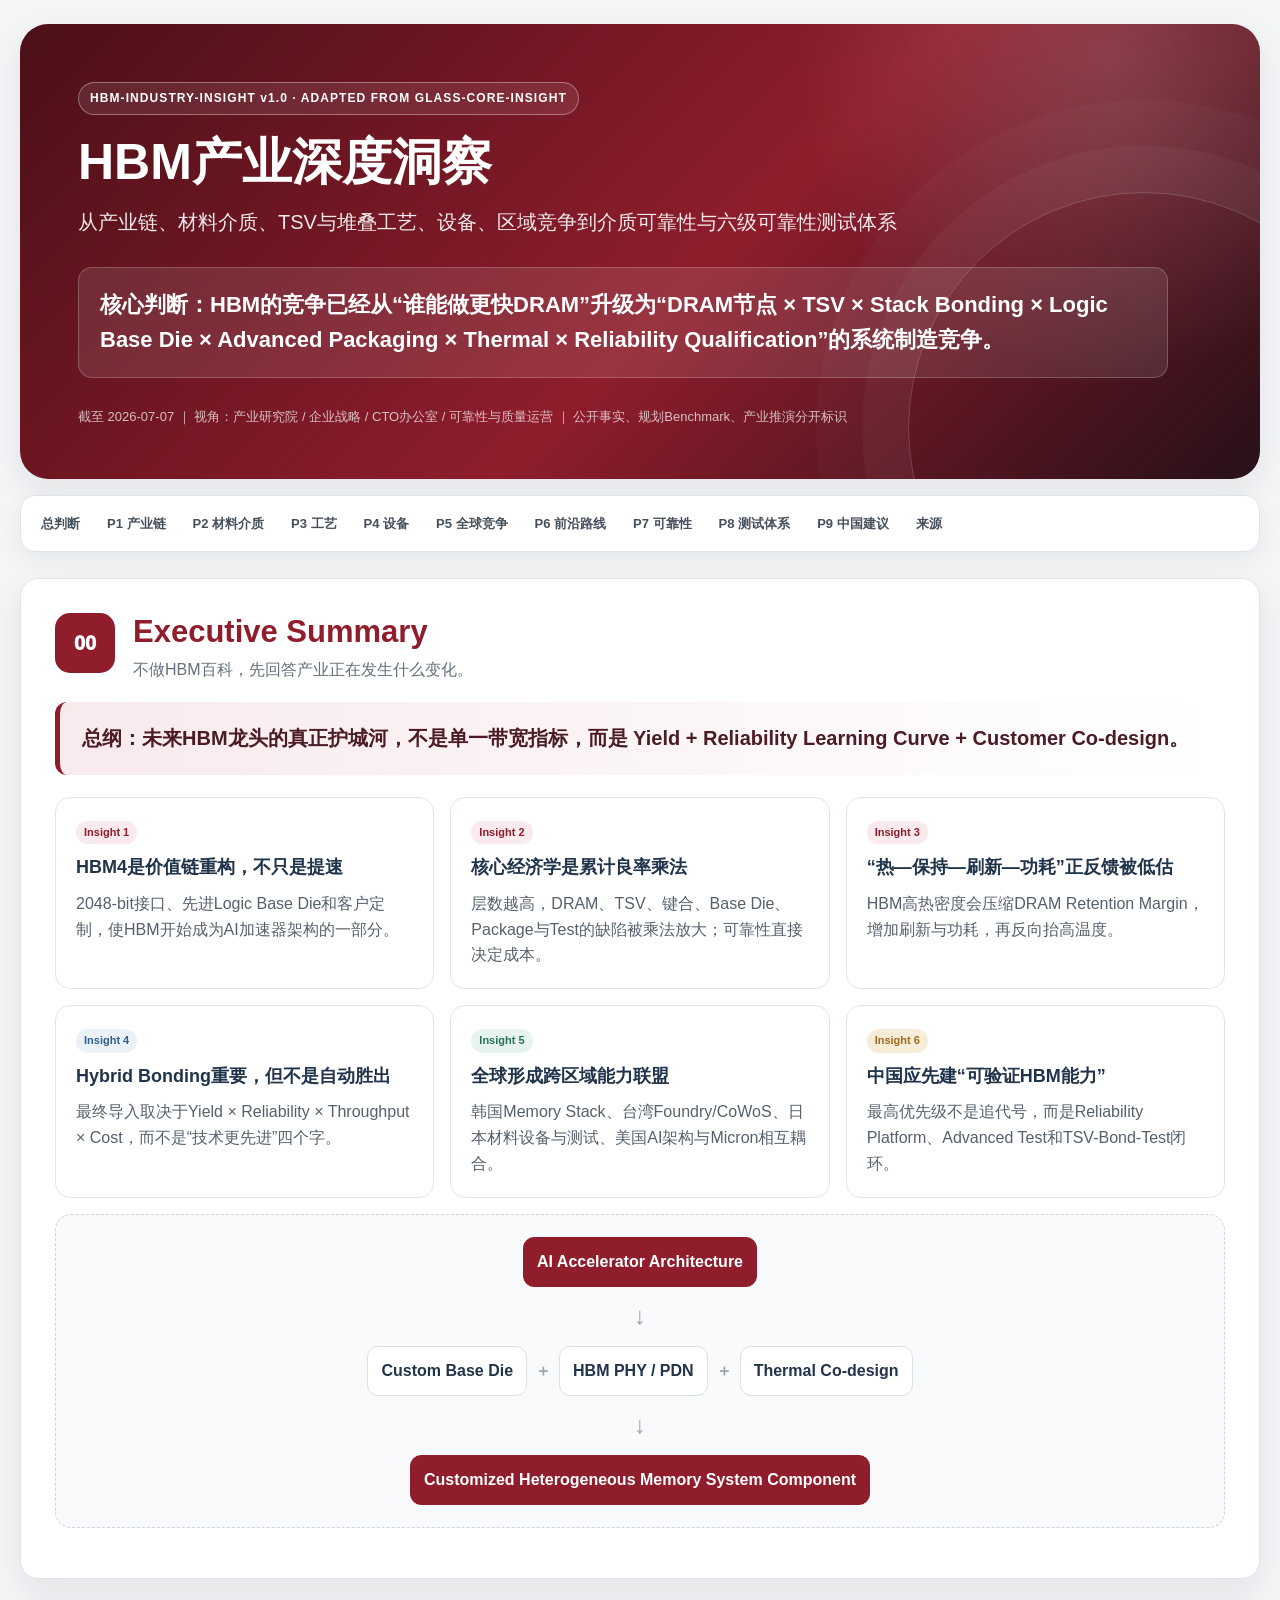
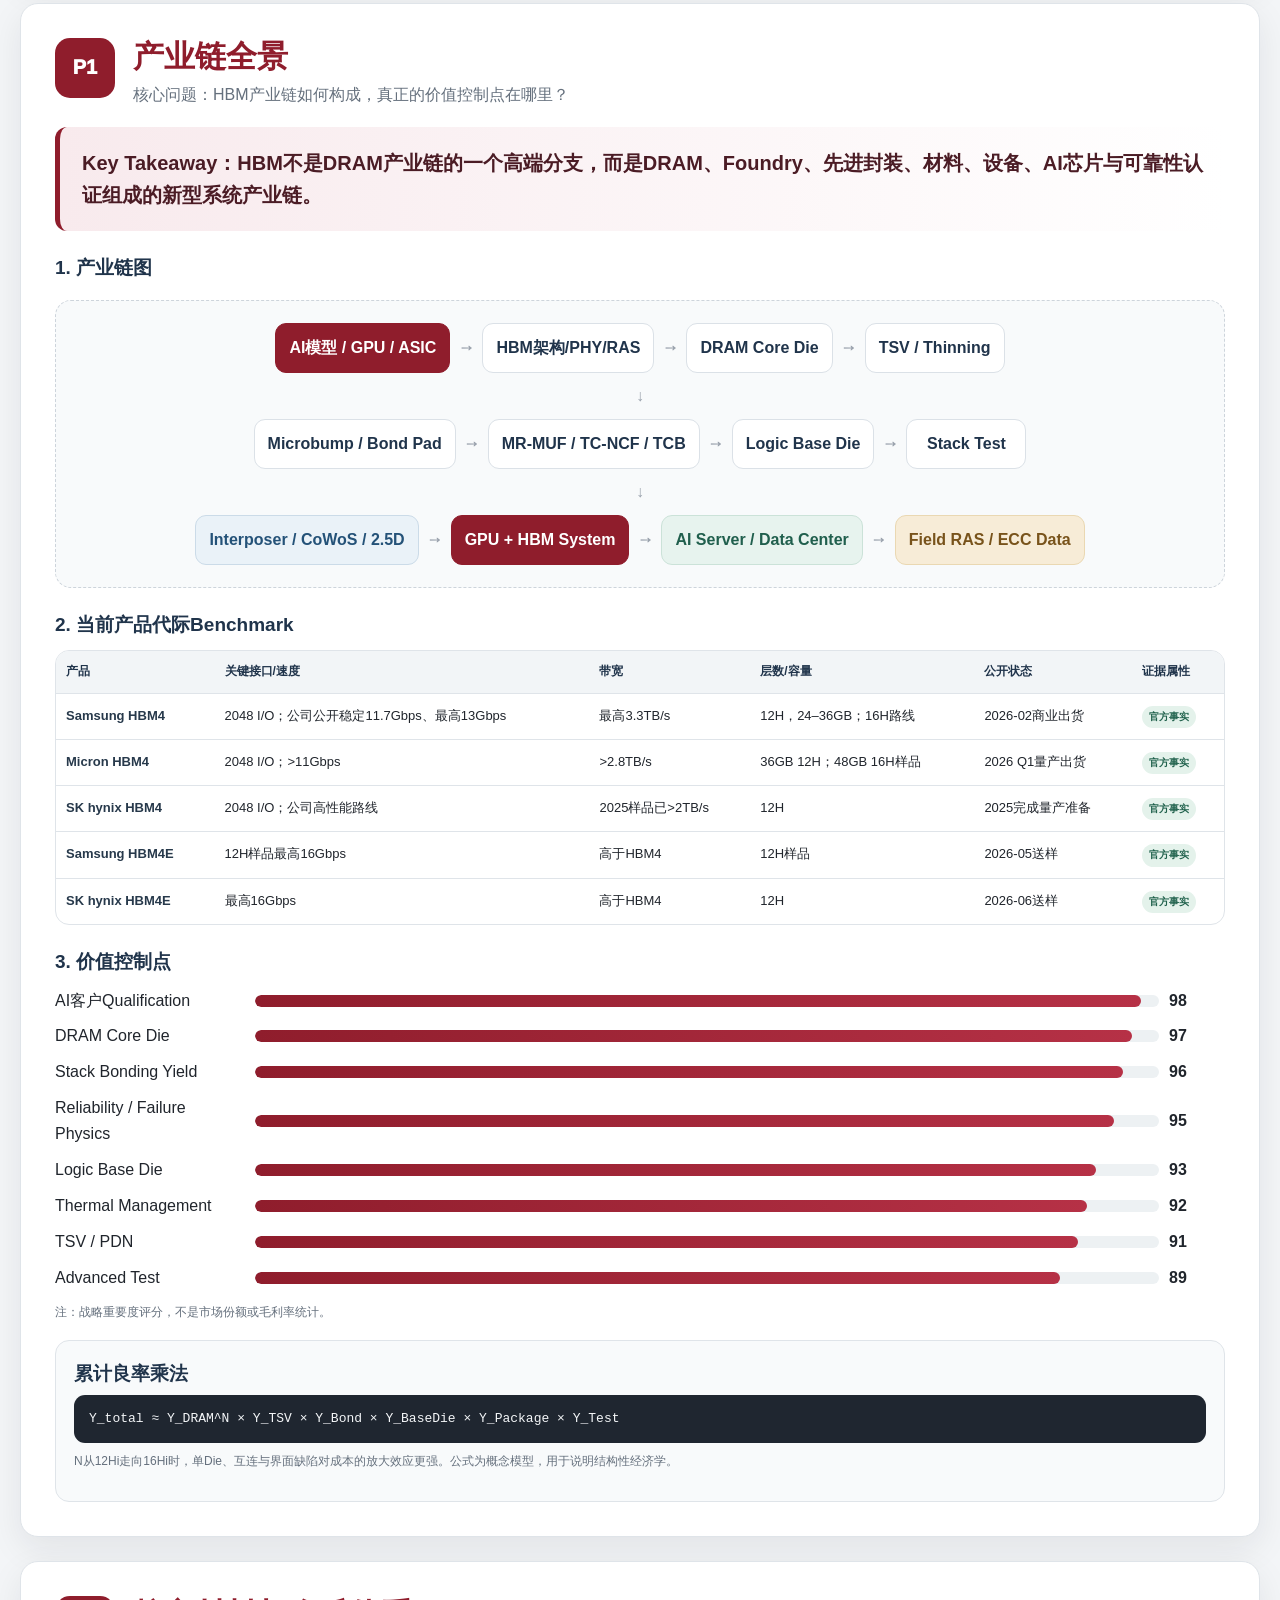
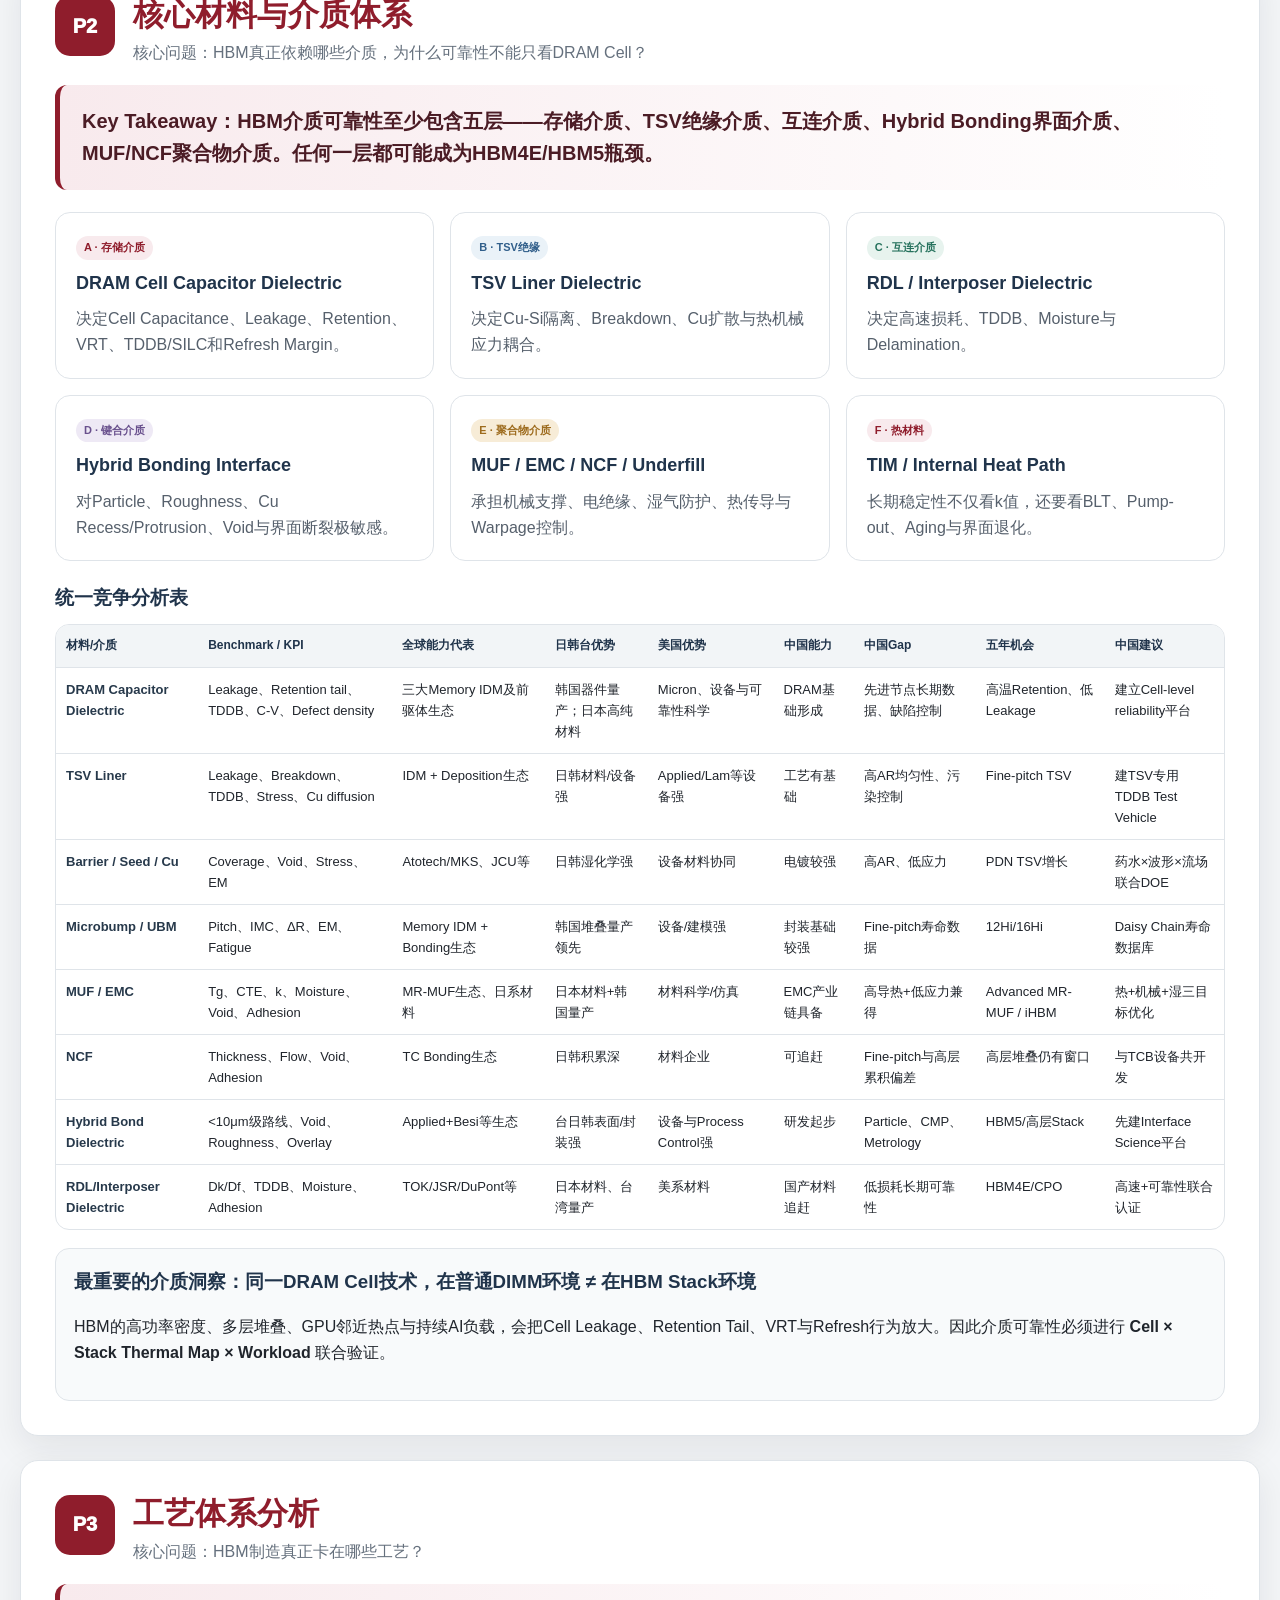
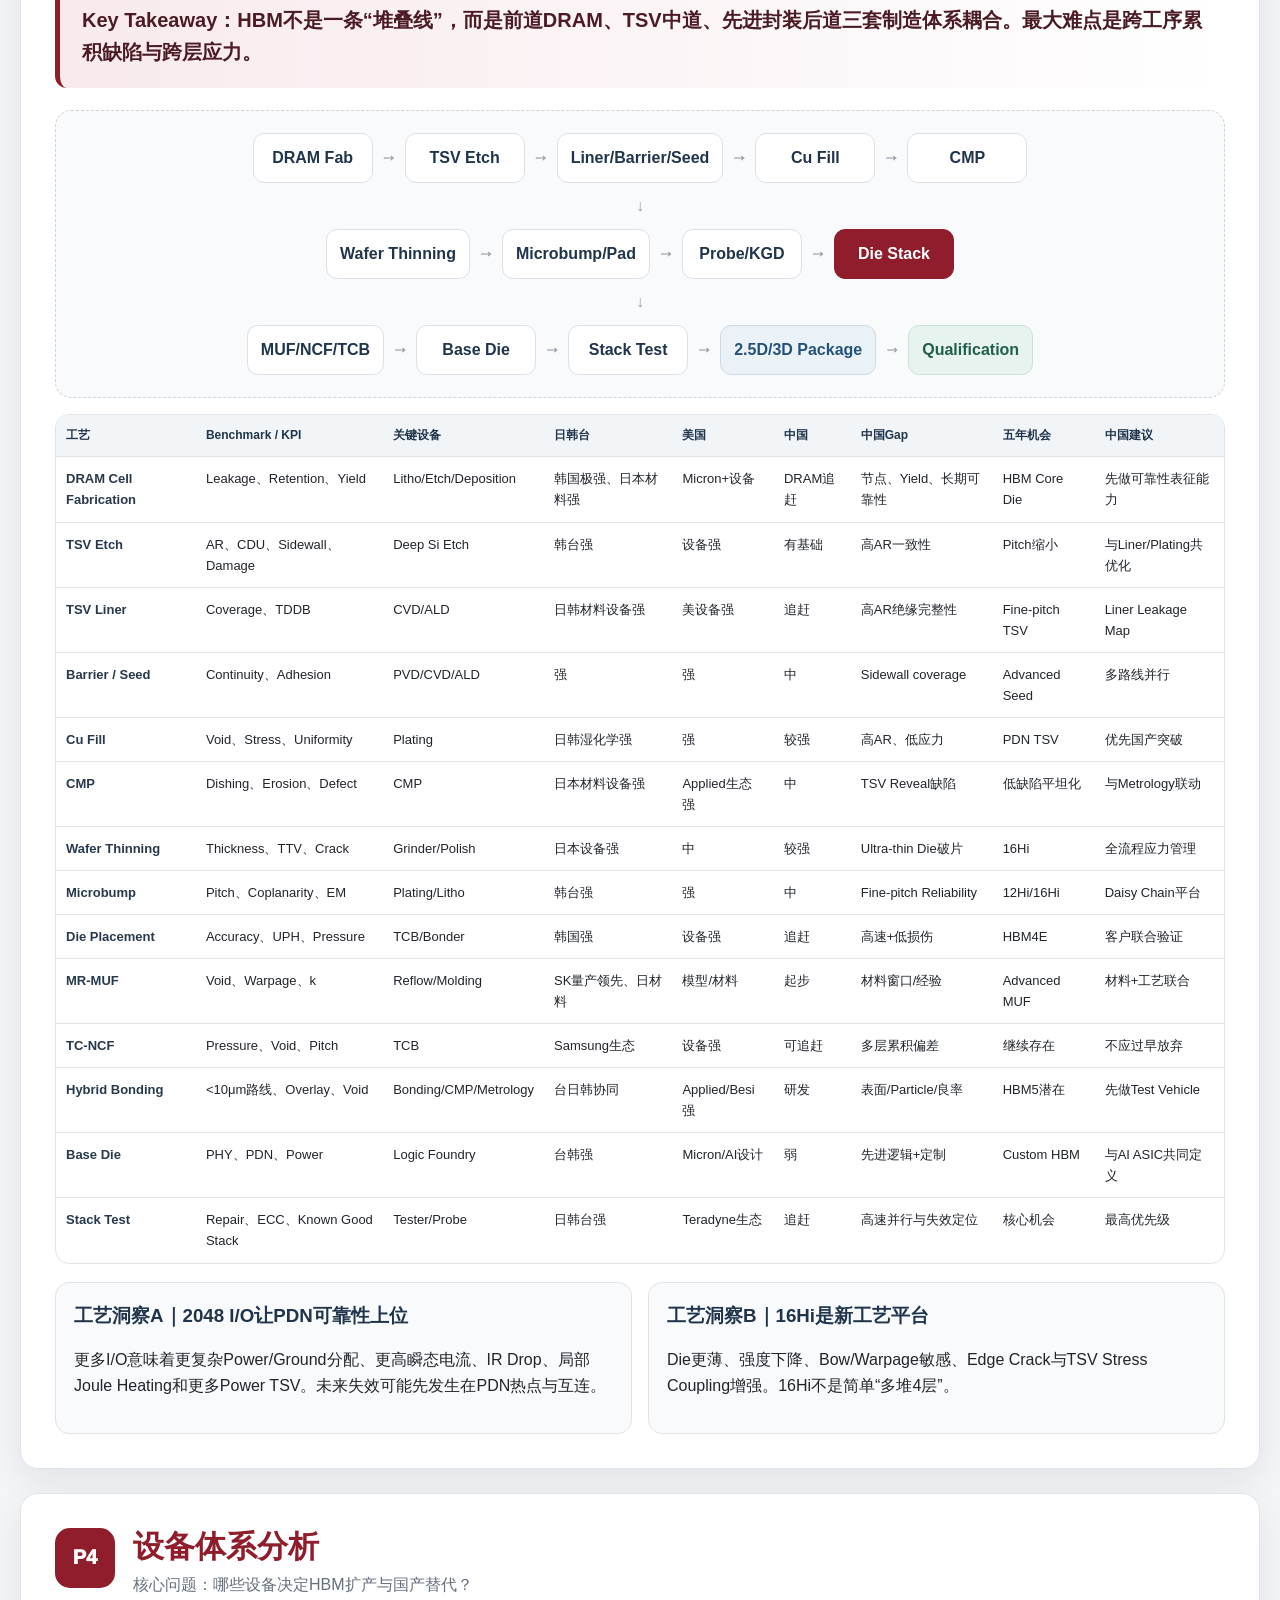
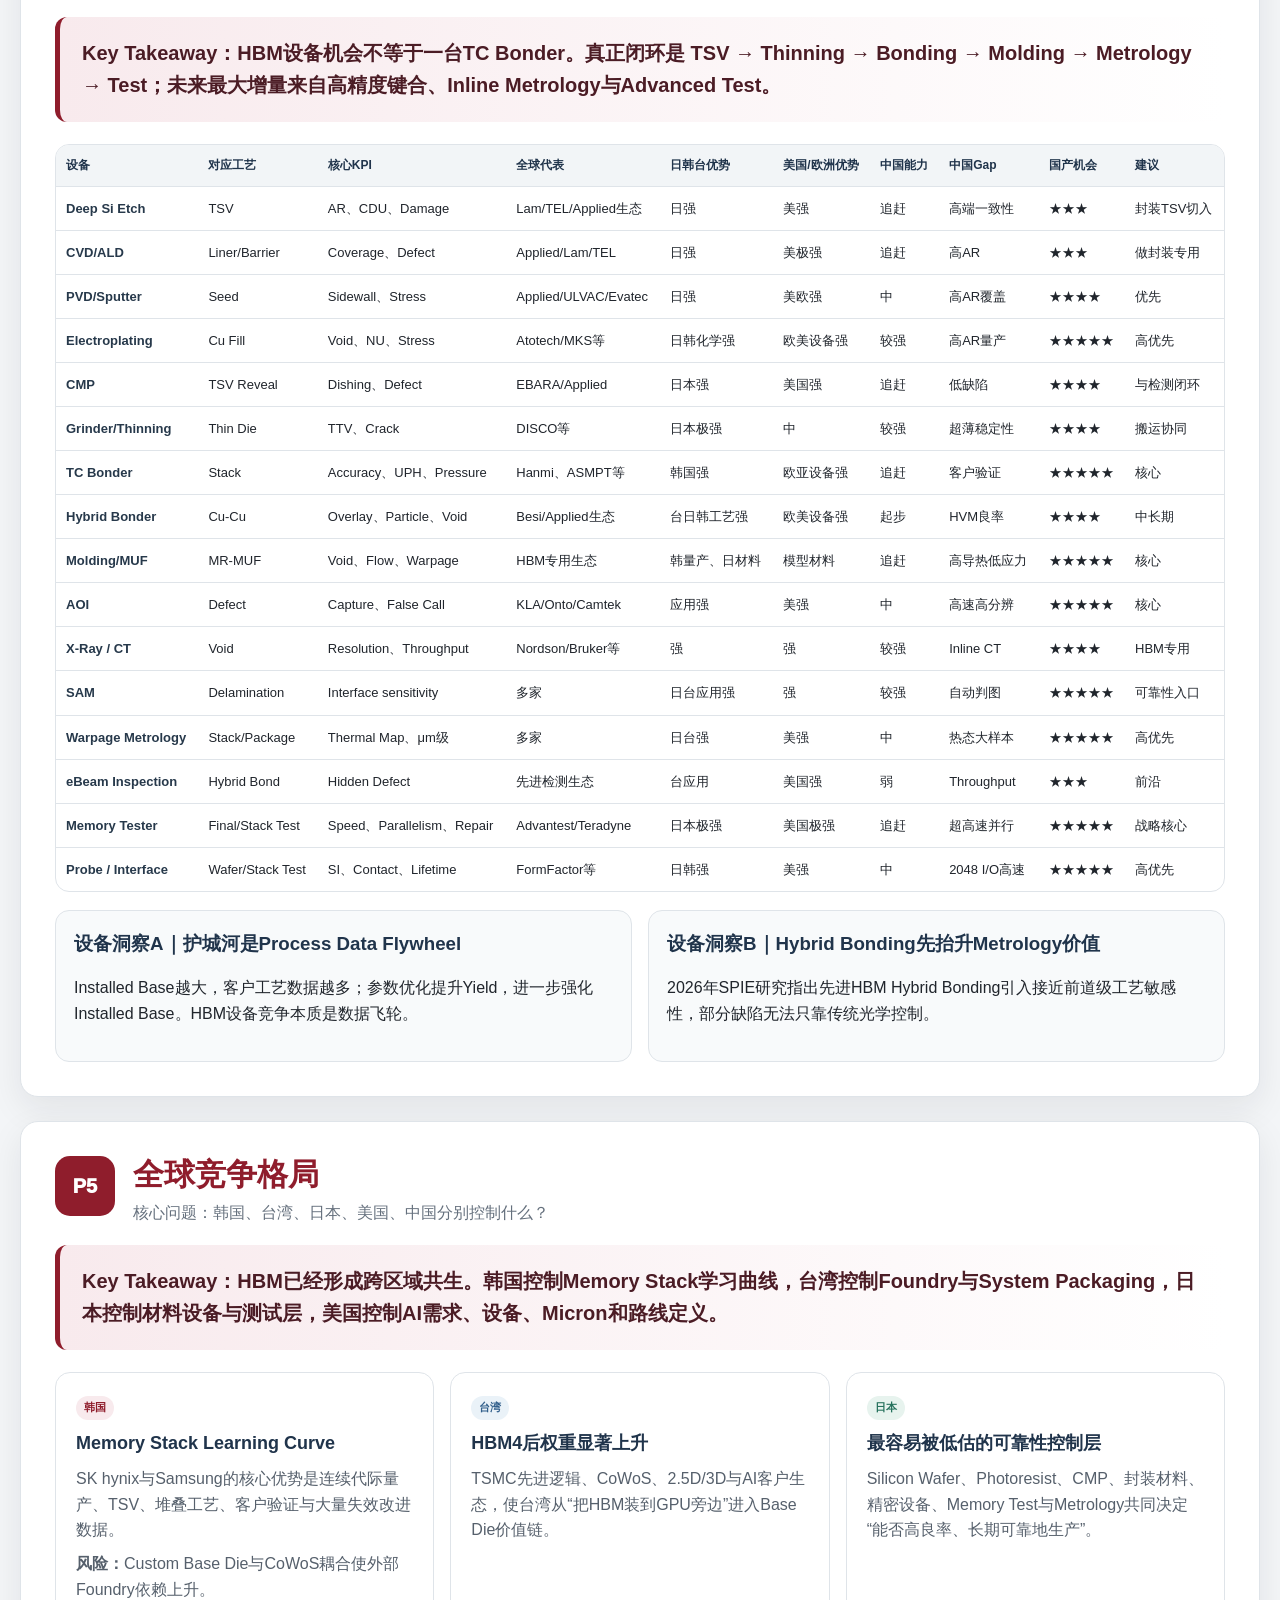
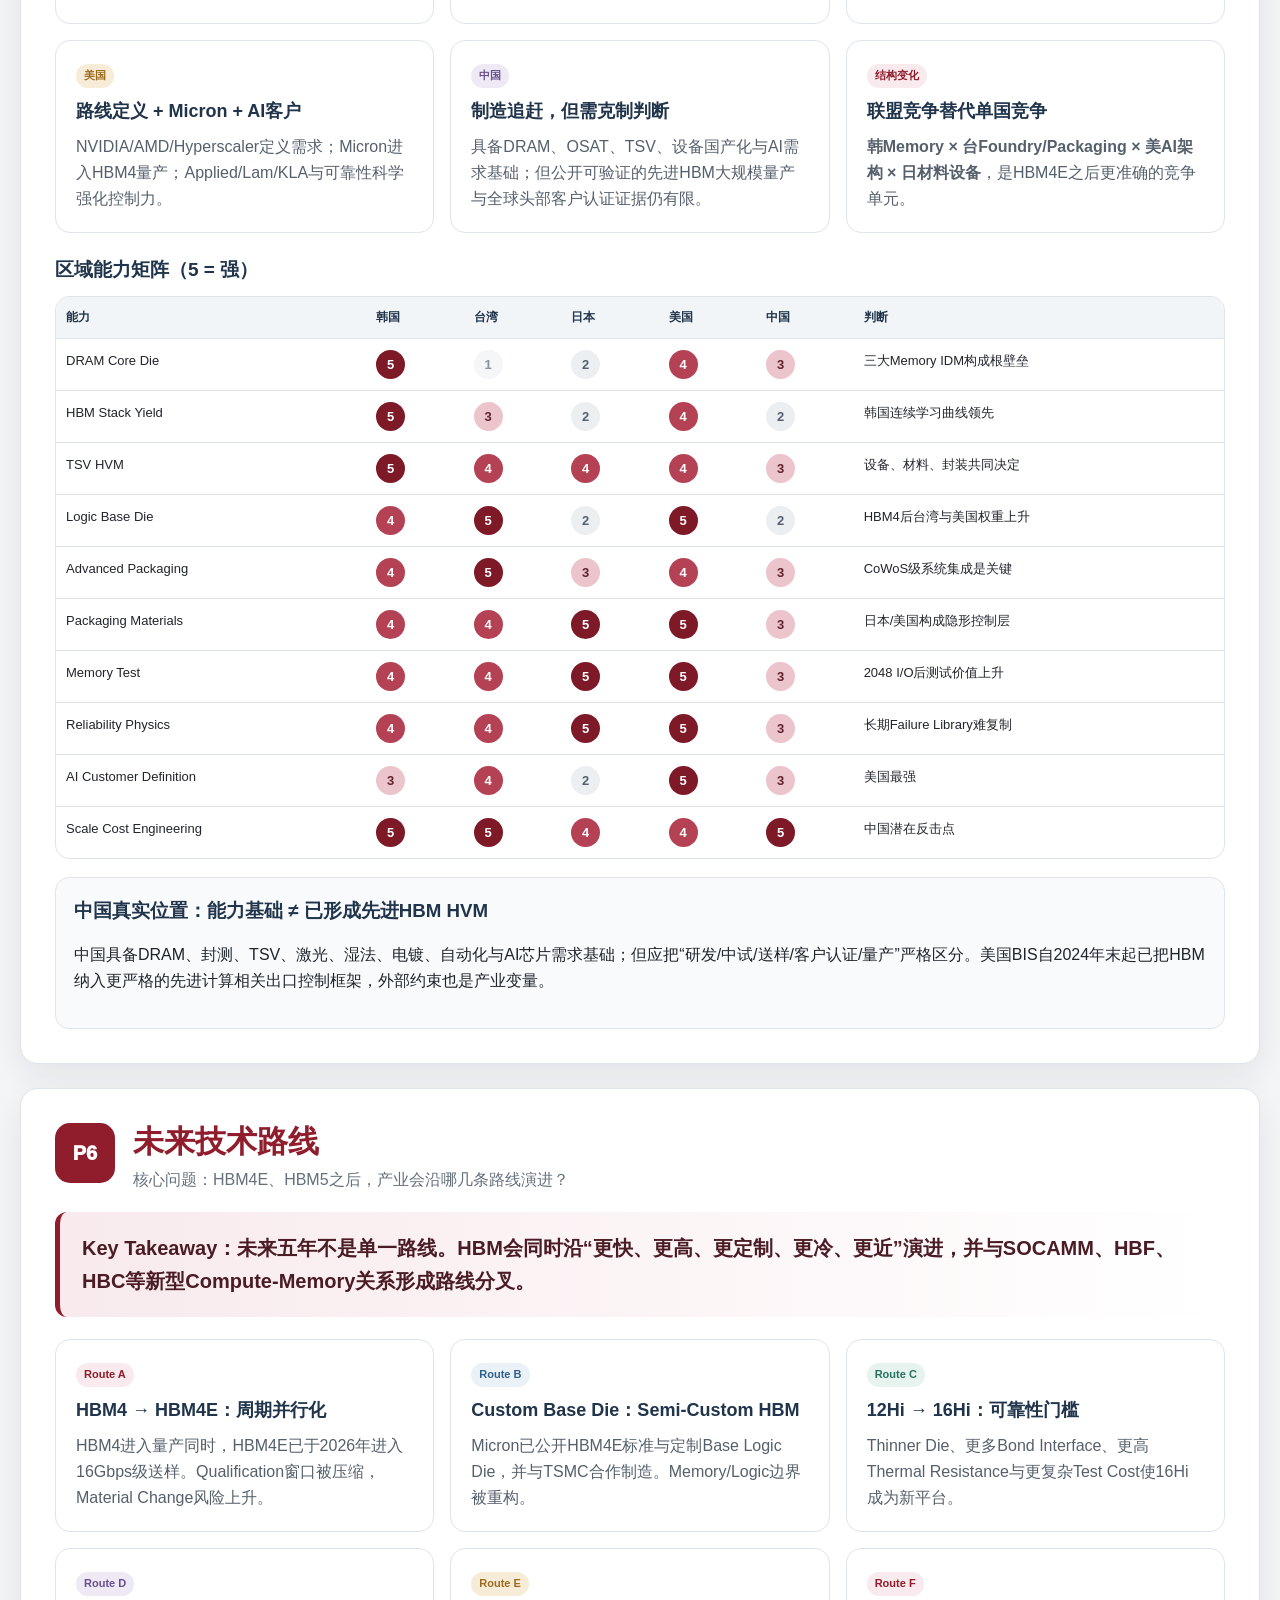
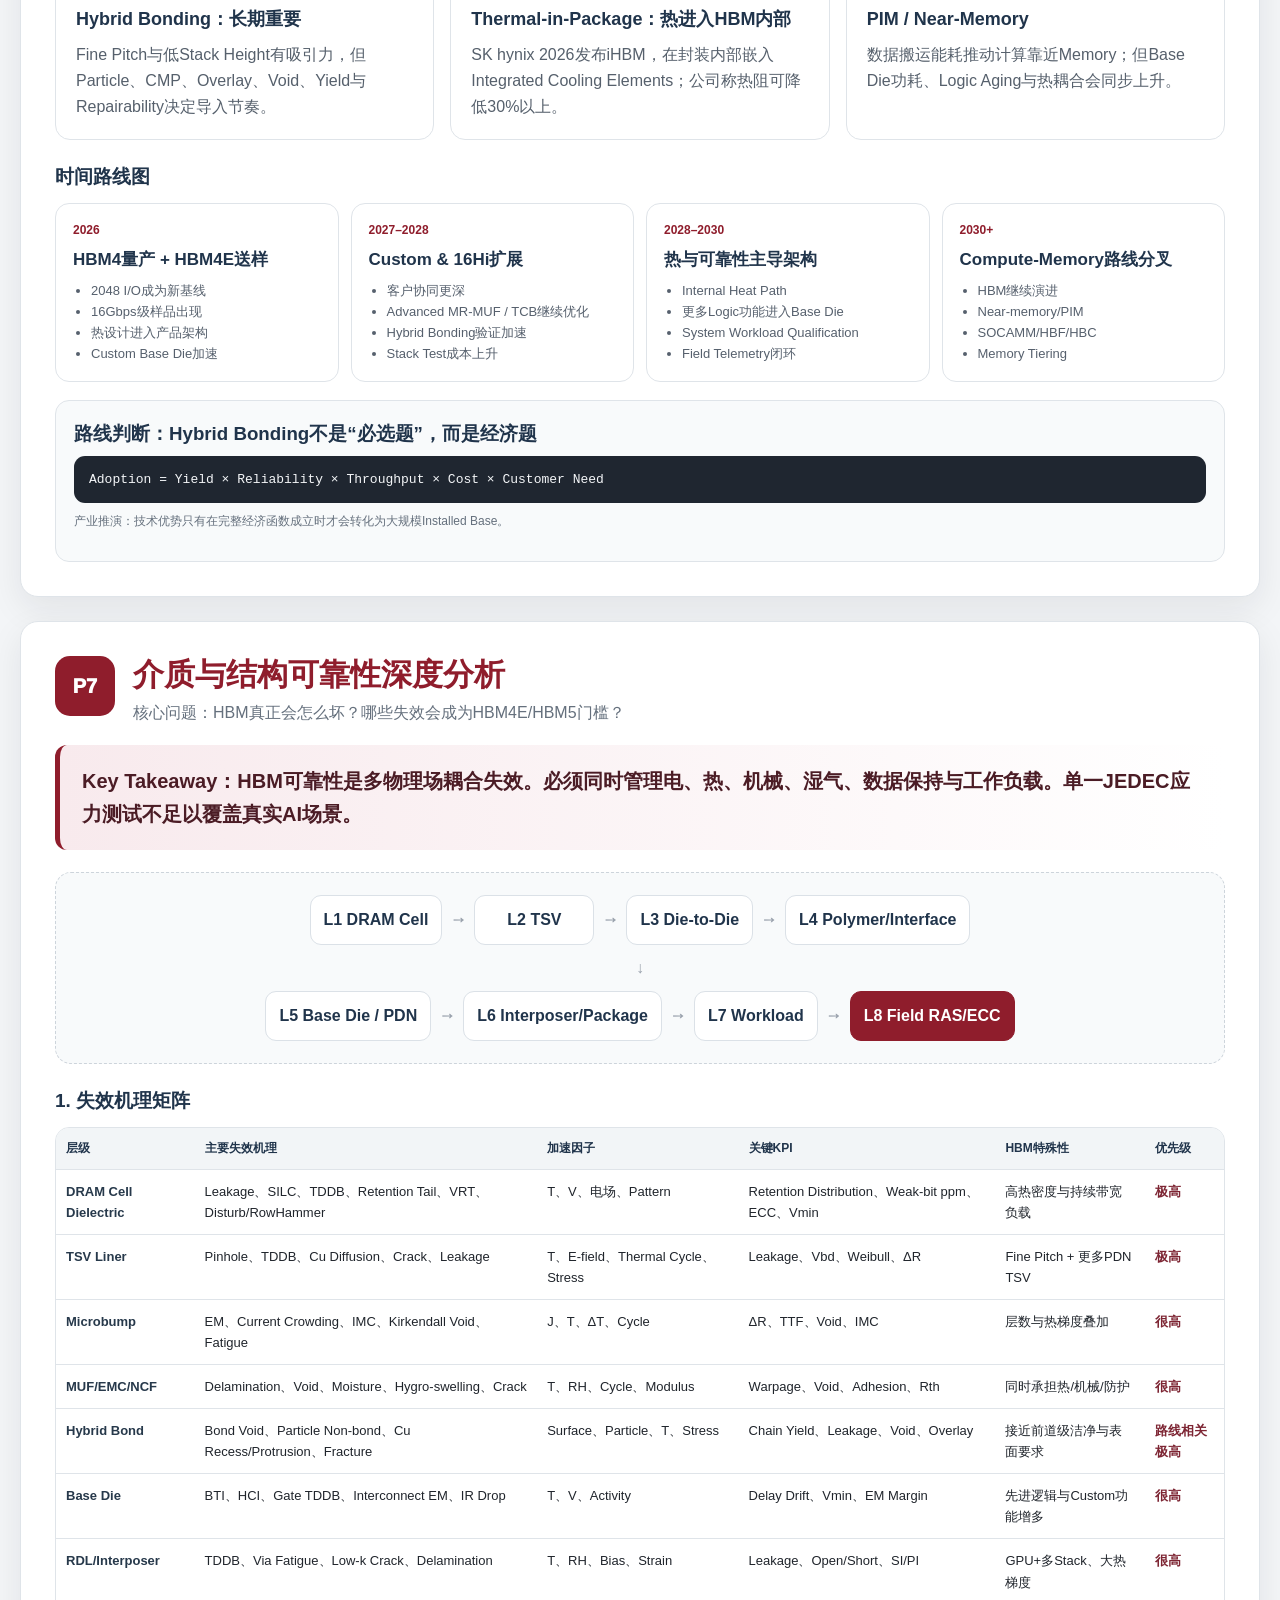
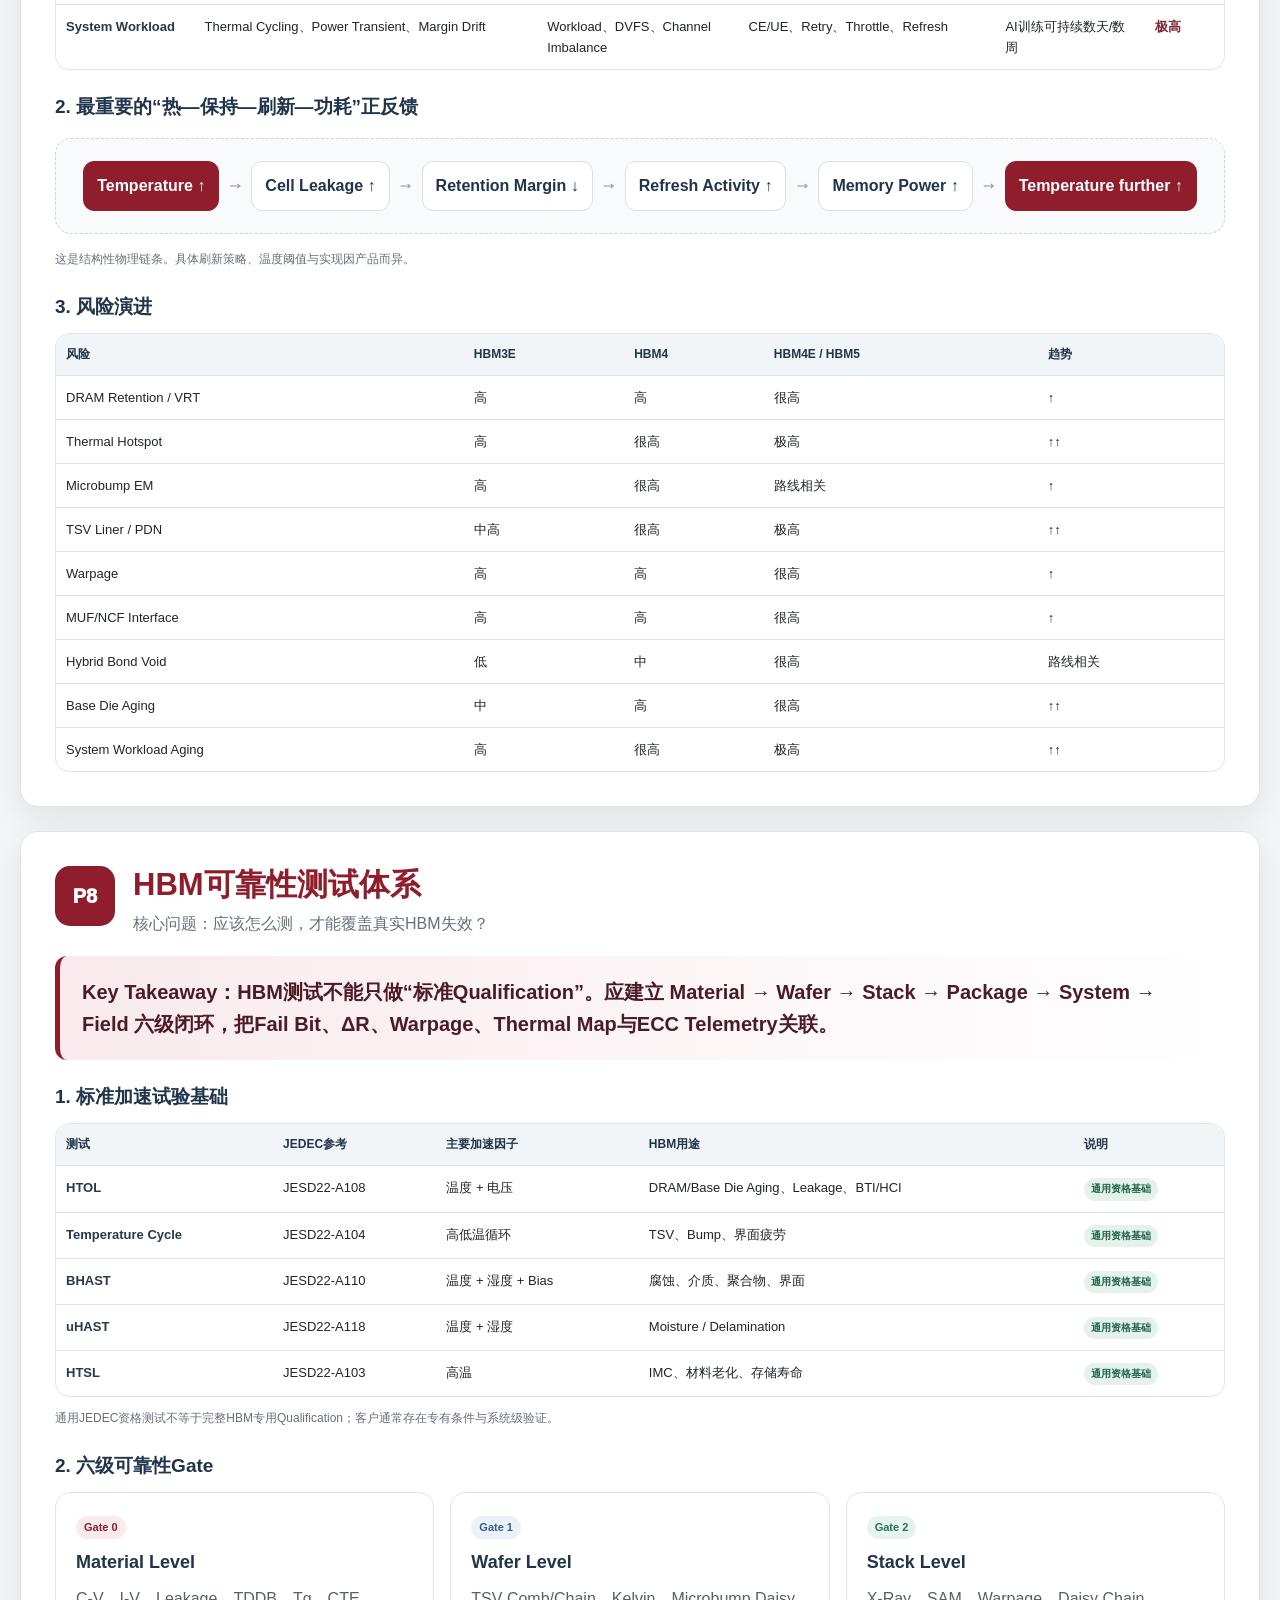
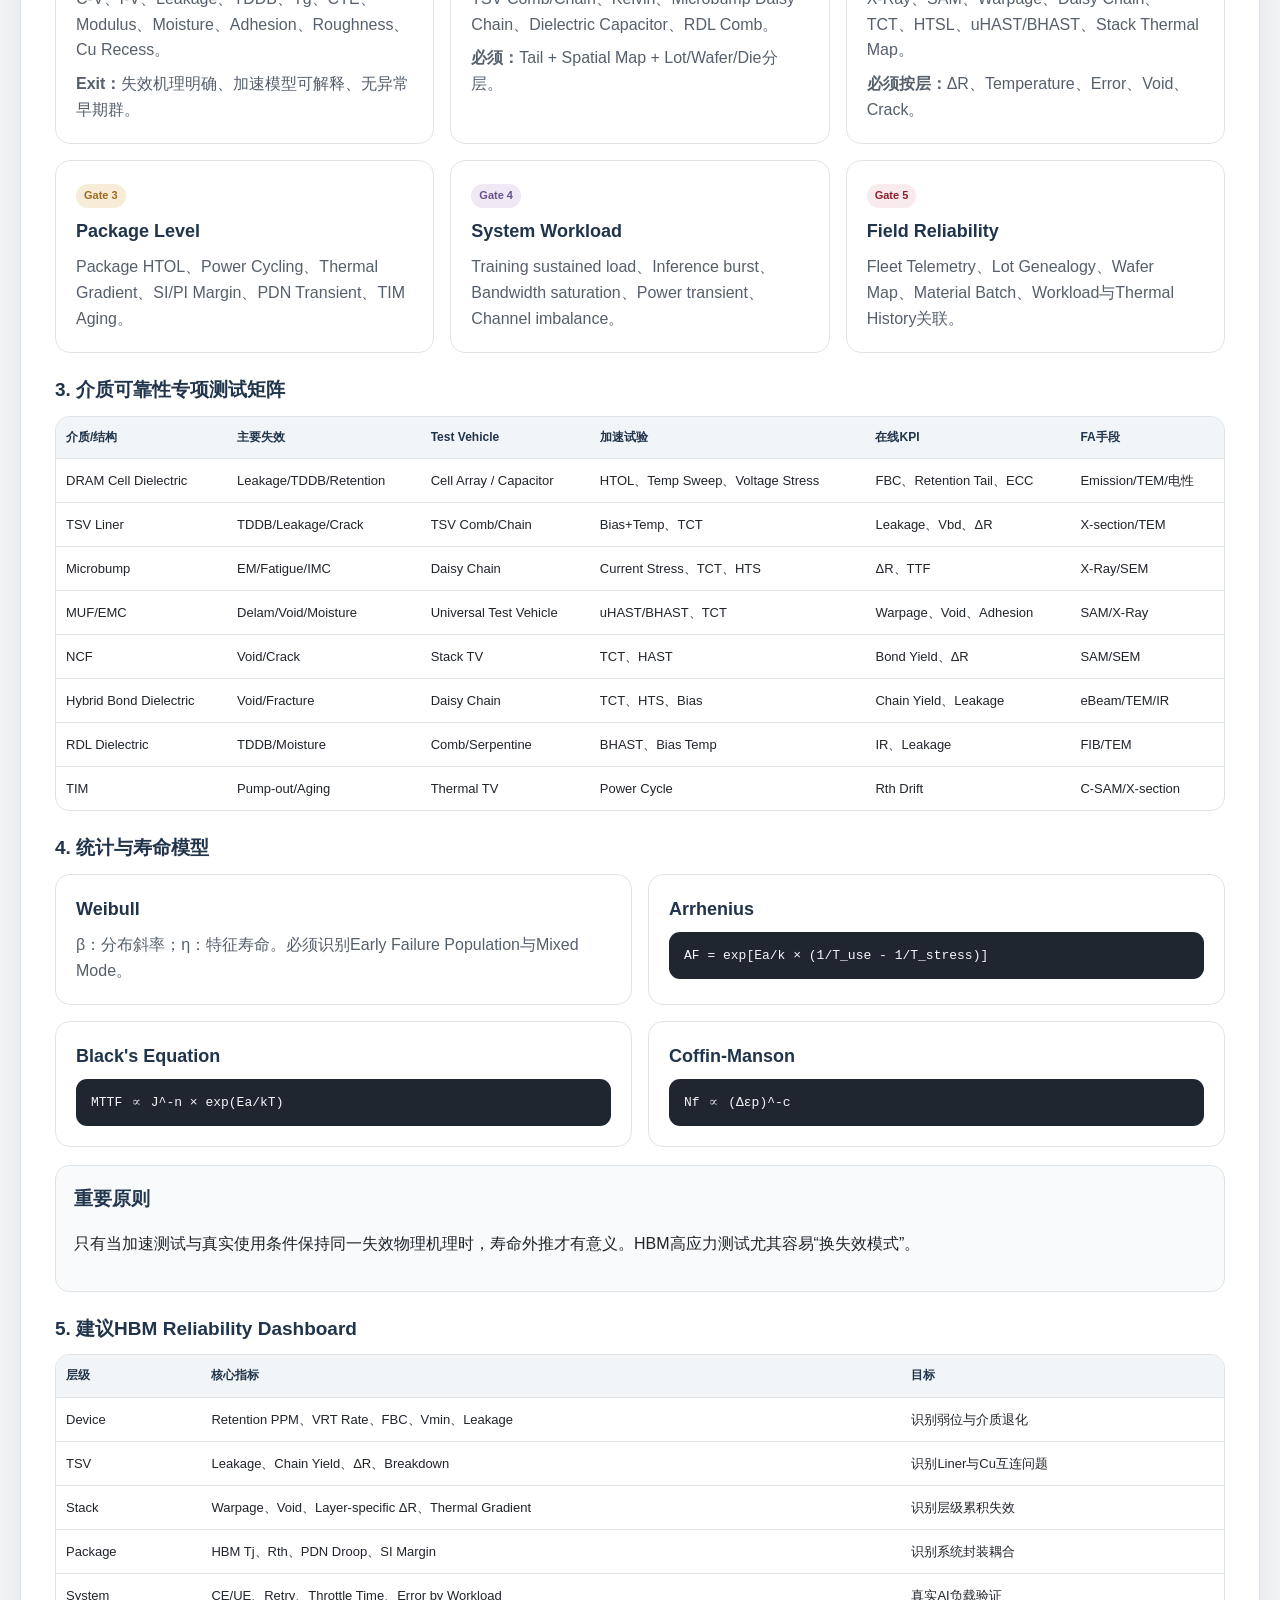
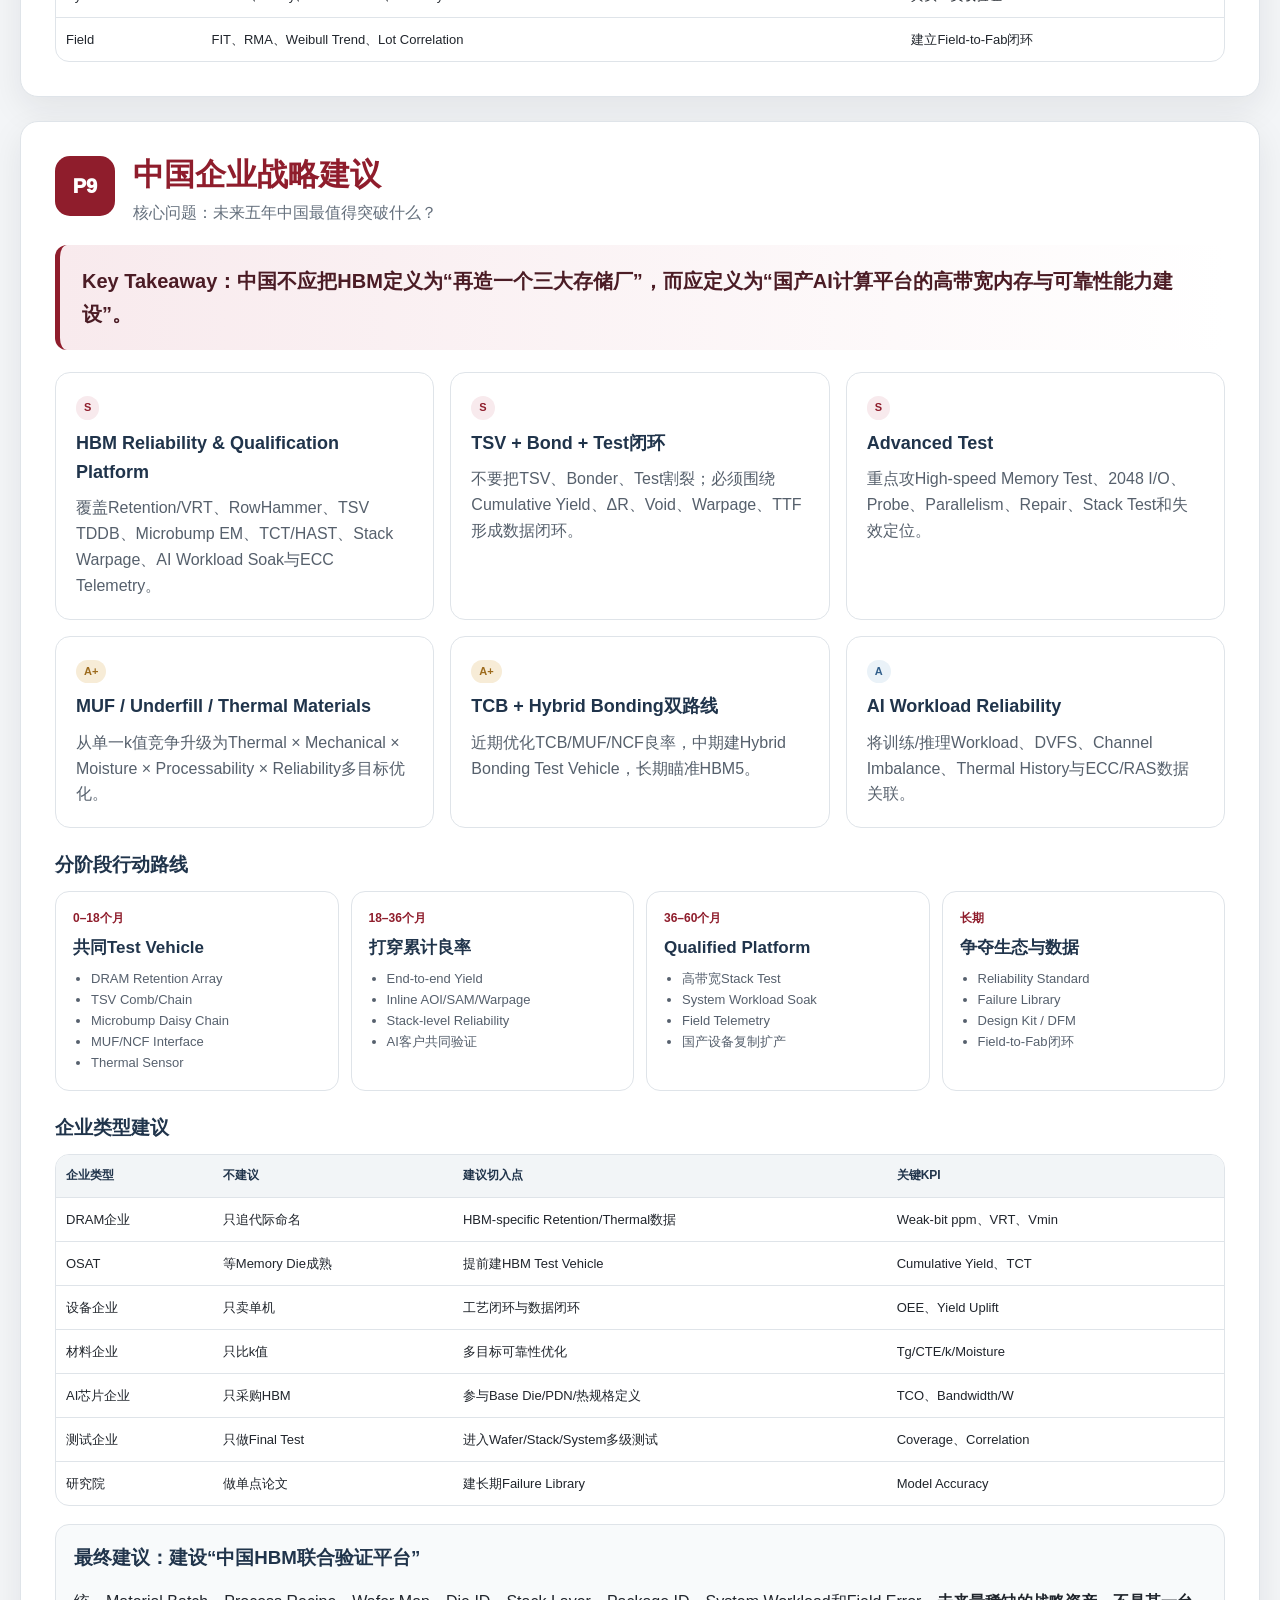
<file: app/reports/hbm-report.html>
<!DOCTYPE html>
<html lang="zh-CN">
<head>
<meta charset="UTF-8" />
<meta name="viewport" content="width=device-width, initial-scale=1.0" />
<meta name="description" content="HBM产业深度洞察：产业链、材料介质、工艺、设备、区域竞争、前沿技术、介质可靠性、可靠性测试与中国建议。" />
<title>HBM产业深度洞察｜2026-07-07</title>
<style>
:root{
  --bg:#f3f5f7; --paper:#ffffff; --ink:#20252c; --muted:#65707d;
  --red:#8f1d2c; --red2:#b63146; --redsoft:#f8eaed;
  --navy:#20344b; --blue:#315f8b; --bluesoft:#eaf2f8;
  --green:#26725d; --greensoft:#e7f3ee;
  --gold:#9d6b1d; --goldsoft:#f7ecd7;
  --purple:#69508d; --purplesoft:#eee9f5;
  --line:#dfe4e9; --soft:#f8fafb; --shadow:0 12px 34px rgba(22,30,42,.08);
  --radius:18px;
}
*{box-sizing:border-box}
html{scroll-behavior:smooth}
body{
  margin:0;background:var(--bg);color:var(--ink);
  font-family:Inter,"SF Pro Display","SF Pro Text","PingFang SC","Microsoft YaHei","Noto Sans CJK SC",Arial,sans-serif;
  line-height:1.62;
}
a{color:var(--red);text-decoration:none}
a:hover{text-decoration:underline}
.wrap{max-width:1360px;margin:auto;padding:24px 20px 80px}
.hero{
  position:relative;overflow:hidden;border-radius:28px;padding:58px 58px 52px;color:#fff;
  background:
    radial-gradient(circle at 88% 8%,rgba(255,255,255,.16),transparent 27%),
    linear-gradient(135deg,#4b1018 0%,#8f1d2c 55%,#271018 100%);
  box-shadow:var(--shadow)
}
.hero:after{
  content:"";position:absolute;width:470px;height:470px;right:-120px;bottom:-185px;border-radius:50%;
  border:1px solid rgba(255,255,255,.2);box-shadow:0 0 0 46px rgba(255,255,255,.035),0 0 0 92px rgba(255,255,255,.025)
}
.kicker{display:inline-block;padding:6px 11px;border-radius:999px;border:1px solid rgba(255,255,255,.35);background:rgba(255,255,255,.09);font-size:12px;font-weight:850;letter-spacing:.09em}
h1{font-size:50px;line-height:1.1;margin:20px 0 16px;max-width:1030px}
.hero .subtitle{font-size:20px;max-width:1000px;color:rgba(255,255,255,.91)}
.hero .thesis{margin-top:28px;max-width:1090px;padding:19px 21px;border-radius:14px;background:rgba(255,255,255,.1);border:1px solid rgba(255,255,255,.2);font-size:22px;font-weight:820}
.hero .meta{margin-top:28px;font-size:13px;color:rgba(255,255,255,.72)}
.nav{
  position:sticky;top:8px;z-index:60;display:flex;gap:7px;flex-wrap:wrap;margin:16px 0 26px;padding:10px;
  background:rgba(255,255,255,.94);backdrop-filter:blur(12px);border:1px solid var(--line);border-radius:15px;
  box-shadow:0 8px 24px rgba(21,28,38,.06)
}
.nav a{padding:7px 10px;border-radius:9px;color:#46505c;font-size:13px;font-weight:760}
.nav a:hover{background:var(--redsoft);color:var(--red);text-decoration:none}
.page{margin-top:24px;background:var(--paper);border:1px solid var(--line);border-radius:var(--radius);box-shadow:var(--shadow);padding:34px}
.page-head{display:flex;align-items:flex-start;gap:18px;margin-bottom:19px}
.page-no{flex:0 0 auto;width:60px;height:60px;border-radius:15px;background:var(--red);color:#fff;display:grid;place-items:center;font-size:20px;font-weight:920}
.page-title h2{margin:0;color:var(--red);font-size:31px;line-height:1.2}
.page-title p{margin:7px 0 0;color:var(--muted)}
.key{margin:19px 0 22px;padding:20px 22px;border-left:5px solid var(--red);border-radius:12px;background:linear-gradient(90deg,var(--redsoft),#fff);font-size:20px;font-weight:820;color:#4b1c25}
.grid{display:grid;gap:16px}.g2{grid-template-columns:repeat(2,minmax(0,1fr))}.g3{grid-template-columns:repeat(3,minmax(0,1fr))}.g4{grid-template-columns:repeat(4,minmax(0,1fr))}
.card{border:1px solid var(--line);border-radius:15px;background:#fff;padding:20px}
.card h3{margin:0 0 8px;color:var(--navy);font-size:18px}
.card p{margin:0;color:#56606c}
.card p+p{margin-top:8px}
.tag{display:inline-flex;padding:3px 8px;border-radius:999px;font-size:11px;font-weight:850;background:var(--redsoft);color:var(--red);margin-bottom:9px}
.tag.blue{background:var(--bluesoft);color:var(--blue)}
.tag.green{background:var(--greensoft);color:var(--green)}
.tag.gold{background:var(--goldsoft);color:var(--gold)}
.tag.purple{background:var(--purplesoft);color:var(--purple)}
.metric{font-size:32px;line-height:1.05;font-weight:920;color:var(--red);margin:2px 0 7px}
.small{font-size:12px;color:var(--muted)}
.flow{padding:22px;border-radius:16px;background:var(--soft);border:1px dashed #cdd4db;margin:16px 0}
.flow-row{display:flex;align-items:center;justify-content:center;gap:8px;flex-wrap:wrap}
.node{padding:11px 13px;border:1px solid #dbe1e7;border-radius:11px;background:#fff;color:var(--navy);font-weight:810;text-align:center;min-width:120px}
.node.hot{background:var(--red);border-color:var(--red);color:#fff}
.node.blue{background:var(--bluesoft);border-color:#cbdbe8;color:#245278}
.node.green{background:var(--greensoft);border-color:#cbe2d8;color:#205f4d}
.node.gold{background:var(--goldsoft);border-color:#ead8b2;color:#78531b}
.arrow{color:#9aa2ad;font-weight:920}
.table-wrap{overflow:auto;border:1px solid var(--line);border-radius:14px}
table{width:100%;border-collapse:collapse;font-size:13px;min-width:1040px}
th,td{padding:11px 10px;border-bottom:1px solid var(--line);vertical-align:top;text-align:left}
th{background:#f2f5f7;color:var(--navy);font-size:12px}
tr:last-child td{border-bottom:none}
td strong{color:#27394b}
.score{display:inline-flex;width:29px;height:29px;border-radius:50%;align-items:center;justify-content:center;font-weight:900}
.s5{background:#7e1928;color:#fff}.s4{background:#b44254;color:#fff}.s3{background:#ebc4cc;color:#62232e}.s2{background:#eceff2;color:#53606e}.s1{background:#f5f6f7;color:#8a939e}
.badge{display:inline-block;padding:3px 7px;border-radius:999px;font-size:10px;font-weight:850}
.fact{background:#e4f2eb;color:#21624d}.plan{background:#f5e8cb;color:#765316}.infer{background:#e9edf3;color:#506171}
.risk{font-weight:800;color:#7d2533}
.barlist{display:grid;gap:10px}
.barline{display:grid;grid-template-columns:190px 1fr 56px;gap:10px;align-items:center}
.bar{height:12px;background:#edf1f3;border-radius:999px;overflow:hidden}.bar>i{display:block;height:100%;background:linear-gradient(90deg,var(--red),var(--red2));border-radius:999px}
.callout{padding:18px;border-radius:14px;background:#f8fafb;border:1px solid var(--line)}
.callout h3{margin:0 0 6px;color:var(--navy)}
.timeline{display:grid;grid-template-columns:repeat(4,1fr);gap:12px}
.phase{border:1px solid var(--line);border-radius:14px;padding:17px;background:#fff}
.phase .yr{font-size:12px;color:var(--red);font-weight:900}.phase h3{margin:5px 0 7px;color:var(--navy);font-size:17px}.phase ul{margin:0;padding-left:18px;color:#56606d;font-size:13px}
.eq{font-family:"SFMono-Regular",Consolas,monospace;font-size:13px;padding:13px 15px;background:#1f2630;color:#f4f6f8;border-radius:11px;overflow:auto}
.sources ol{padding-left:22px}.sources li{margin:9px 0;color:#515a66}
.footer{text-align:center;margin-top:25px;color:#7a828d;font-size:12px}
.legend{display:flex;gap:8px;flex-wrap:wrap;margin:10px 0 16px}
.legend span{font-size:11px;color:#5c6571}
.section-label{margin:22px 0 10px;color:var(--navy);font-size:19px}
@media(max-width:920px){
  .wrap{padding:14px 12px 50px}.hero{padding:38px 24px}.hero h1{font-size:34px}.hero .subtitle{font-size:17px}.hero .thesis{font-size:18px}
  .page{padding:23px 18px}.g2,.g3,.g4,.timeline{grid-template-columns:1fr}.page-title h2{font-size:25px}.barline{grid-template-columns:125px 1fr 46px}
}
@media print{
  body{background:#fff}.wrap{max-width:none;padding:0}.nav{display:none}.hero,.page{box-shadow:none}
  .page{break-before:page;border:none;border-radius:0;margin:0;padding:10mm}.hero{min-height:180mm;border-radius:0}
  .table-wrap{overflow:visible}table{font-size:8.5px;min-width:0}th,td{padding:4px}.sources{break-before:page}
}
</style>
</head>
<body>
<main class="wrap">

<header class="hero">
  <span class="kicker">HBM-INDUSTRY-INSIGHT v1.0 · ADAPTED FROM GLASS-CORE-INSIGHT</span>
  <h1>HBM产业深度洞察</h1>
  <div class="subtitle">从产业链、材料介质、TSV与堆叠工艺、设备、区域竞争到介质可靠性与六级可靠性测试体系</div>
  <div class="thesis">核心判断：HBM的竞争已经从“谁能做更快DRAM”升级为“DRAM节点 × TSV × Stack Bonding × Logic Base Die × Advanced Packaging × Thermal × Reliability Qualification”的系统制造竞争。</div>
  <div class="meta">截至 2026-07-07 ｜ 视角：产业研究院 / 企业战略 / CTO办公室 / 可靠性与质量运营 ｜ 公开事实、规划Benchmark、产业推演分开标识</div>
</header>

<nav class="nav">
  <a href="#p0">总判断</a><a href="#p1">P1 产业链</a><a href="#p2">P2 材料介质</a><a href="#p3">P3 工艺</a>
  <a href="#p4">P4 设备</a><a href="#p5">P5 全球竞争</a><a href="#p6">P6 前沿路线</a>
  <a href="#p7">P7 可靠性</a><a href="#p8">P8 测试体系</a><a href="#p9">P9 中国建议</a><a href="#src">来源</a>
</nav>

<section id="p0" class="page">
  <div class="page-head"><div class="page-no">00</div><div class="page-title"><h2>Executive Summary</h2><p>不做HBM百科，先回答产业正在发生什么变化。</p></div></div>
  <div class="key">总纲：未来HBM龙头的真正护城河，不是单一带宽指标，而是 <b>Yield + Reliability Learning Curve + Customer Co-design</b>。</div>

  <div class="grid g3">
    <div class="card"><span class="tag">Insight 1</span><h3>HBM4是价值链重构，不只是提速</h3><p>2048-bit接口、先进Logic Base Die和客户定制，使HBM开始成为AI加速器架构的一部分。</p></div>
    <div class="card"><span class="tag">Insight 2</span><h3>核心经济学是累计良率乘法</h3><p>层数越高，DRAM、TSV、键合、Base Die、Package与Test的缺陷被乘法放大；可靠性直接决定成本。</p></div>
    <div class="card"><span class="tag">Insight 3</span><h3>“热—保持—刷新—功耗”正反馈被低估</h3><p>HBM高热密度会压缩DRAM Retention Margin，增加刷新与功耗，再反向抬高温度。</p></div>
    <div class="card"><span class="tag blue">Insight 4</span><h3>Hybrid Bonding重要，但不是自动胜出</h3><p>最终导入取决于Yield × Reliability × Throughput × Cost，而不是“技术更先进”四个字。</p></div>
    <div class="card"><span class="tag green">Insight 5</span><h3>全球形成跨区域能力联盟</h3><p>韩国Memory Stack、台湾Foundry/CoWoS、日本材料设备与测试、美国AI架构与Micron相互耦合。</p></div>
    <div class="card"><span class="tag gold">Insight 6</span><h3>中国应先建“可验证HBM能力”</h3><p>最高优先级不是追代号，而是Reliability Platform、Advanced Test和TSV-Bond-Test闭环。</p></div>
  </div>

  <div class="flow">
    <div class="flow-row"><div class="node hot">AI Accelerator Architecture</div></div>
    <div style="text-align:center;margin:10px 0;color:#9aa2ad;font-size:24px">↓</div>
    <div class="flow-row">
      <div class="node">Custom Base Die</div><div class="arrow">＋</div><div class="node">HBM PHY / PDN</div><div class="arrow">＋</div><div class="node">Thermal Co-design</div>
    </div>
    <div style="text-align:center;margin:10px 0;color:#9aa2ad;font-size:24px">↓</div>
    <div class="flow-row"><div class="node hot">Customized Heterogeneous Memory System Component</div></div>
  </div>
</section>

<section id="p1" class="page">
  <div class="page-head"><div class="page-no">P1</div><div class="page-title"><h2>产业链全景</h2><p>核心问题：HBM产业链如何构成，真正的价值控制点在哪里？</p></div></div>
  <div class="key">Key Takeaway：HBM不是DRAM产业链的一个高端分支，而是DRAM、Foundry、先进封装、材料、设备、AI芯片与可靠性认证组成的新型系统产业链。</div>

  <h3 class="section-label">1. 产业链图</h3>
  <div class="flow">
    <div class="flow-row">
      <div class="node hot">AI模型 / GPU / ASIC</div><div class="arrow">→</div>
      <div class="node">HBM架构/PHY/RAS</div><div class="arrow">→</div>
      <div class="node">DRAM Core Die</div><div class="arrow">→</div>
      <div class="node">TSV / Thinning</div>
    </div>
    <div style="text-align:center;margin:10px 0;color:#9aa2ad">↓</div>
    <div class="flow-row">
      <div class="node">Microbump / Bond Pad</div><div class="arrow">→</div>
      <div class="node">MR-MUF / TC-NCF / TCB</div><div class="arrow">→</div>
      <div class="node">Logic Base Die</div><div class="arrow">→</div>
      <div class="node">Stack Test</div>
    </div>
    <div style="text-align:center;margin:10px 0;color:#9aa2ad">↓</div>
    <div class="flow-row">
      <div class="node blue">Interposer / CoWoS / 2.5D</div><div class="arrow">→</div>
      <div class="node hot">GPU + HBM System</div><div class="arrow">→</div>
      <div class="node green">AI Server / Data Center</div><div class="arrow">→</div>
      <div class="node gold">Field RAS / ECC Data</div>
    </div>
  </div>

  <h3 class="section-label">2. 当前产品代际Benchmark</h3>
  <div class="table-wrap"><table>
    <thead><tr><th>产品</th><th>关键接口/速度</th><th>带宽</th><th>层数/容量</th><th>公开状态</th><th>证据属性</th></tr></thead>
    <tbody>
      <tr><td><strong>Samsung HBM4</strong></td><td>2048 I/O；公司公开稳定11.7Gbps、最高13Gbps</td><td>最高3.3TB/s</td><td>12H，24–36GB；16H路线</td><td>2026-02商业出货</td><td><span class="badge fact">官方事实</span></td></tr>
      <tr><td><strong>Micron HBM4</strong></td><td>2048 I/O；>11Gbps</td><td>>2.8TB/s</td><td>36GB 12H；48GB 16H样品</td><td>2026 Q1量产出货</td><td><span class="badge fact">官方事实</span></td></tr>
      <tr><td><strong>SK hynix HBM4</strong></td><td>2048 I/O；公司高性能路线</td><td>2025样品已>2TB/s</td><td>12H</td><td>2025完成量产准备</td><td><span class="badge fact">官方事实</span></td></tr>
      <tr><td><strong>Samsung HBM4E</strong></td><td>12H样品最高16Gbps</td><td>高于HBM4</td><td>12H样品</td><td>2026-05送样</td><td><span class="badge fact">官方事实</span></td></tr>
      <tr><td><strong>SK hynix HBM4E</strong></td><td>最高16Gbps</td><td>高于HBM4</td><td>12H</td><td>2026-06送样</td><td><span class="badge fact">官方事实</span></td></tr>
    </tbody>
  </table></div>

  <h3 class="section-label">3. 价值控制点</h3>
  <div class="barlist">
    <div class="barline"><span>AI客户Qualification</span><div class="bar"><i style="width:98%"></i></div><b>98</b></div>
    <div class="barline"><span>DRAM Core Die</span><div class="bar"><i style="width:97%"></i></div><b>97</b></div>
    <div class="barline"><span>Stack Bonding Yield</span><div class="bar"><i style="width:96%"></i></div><b>96</b></div>
    <div class="barline"><span>Reliability / Failure Physics</span><div class="bar"><i style="width:95%"></i></div><b>95</b></div>
    <div class="barline"><span>Logic Base Die</span><div class="bar"><i style="width:93%"></i></div><b>93</b></div>
    <div class="barline"><span>Thermal Management</span><div class="bar"><i style="width:92%"></i></div><b>92</b></div>
    <div class="barline"><span>TSV / PDN</span><div class="bar"><i style="width:91%"></i></div><b>91</b></div>
    <div class="barline"><span>Advanced Test</span><div class="bar"><i style="width:89%"></i></div><b>89</b></div>
  </div>
  <p class="small">注：战略重要度评分，不是市场份额或毛利率统计。</p>

  <div class="callout" style="margin-top:18px">
    <h3>累计良率乘法</h3>
    <div class="eq">Y_total ≈ Y_DRAM^N × Y_TSV × Y_Bond × Y_BaseDie × Y_Package × Y_Test</div>
    <p class="small" style="margin-top:9px">N从12Hi走向16Hi时，单Die、互连与界面缺陷对成本的放大效应更强。公式为概念模型，用于说明结构性经济学。</p>
  </div>
</section>

<section id="p2" class="page">
  <div class="page-head"><div class="page-no">P2</div><div class="page-title"><h2>核心材料与介质体系</h2><p>核心问题：HBM真正依赖哪些介质，为什么可靠性不能只看DRAM Cell？</p></div></div>
  <div class="key">Key Takeaway：HBM介质可靠性至少包含五层——存储介质、TSV绝缘介质、互连介质、Hybrid Bonding界面介质、MUF/NCF聚合物介质。任何一层都可能成为HBM4E/HBM5瓶颈。</div>

  <div class="grid g3">
    <div class="card"><span class="tag">A · 存储介质</span><h3>DRAM Cell Capacitor Dielectric</h3><p>决定Cell Capacitance、Leakage、Retention、VRT、TDDB/SILC和Refresh Margin。</p></div>
    <div class="card"><span class="tag blue">B · TSV绝缘</span><h3>TSV Liner Dielectric</h3><p>决定Cu-Si隔离、Breakdown、Cu扩散与热机械应力耦合。</p></div>
    <div class="card"><span class="tag green">C · 互连介质</span><h3>RDL / Interposer Dielectric</h3><p>决定高速损耗、TDDB、Moisture与Delamination。</p></div>
    <div class="card"><span class="tag purple">D · 键合介质</span><h3>Hybrid Bonding Interface</h3><p>对Particle、Roughness、Cu Recess/Protrusion、Void与界面断裂极敏感。</p></div>
    <div class="card"><span class="tag gold">E · 聚合物介质</span><h3>MUF / EMC / NCF / Underfill</h3><p>承担机械支撑、电绝缘、湿气防护、热传导与Warpage控制。</p></div>
    <div class="card"><span class="tag">F · 热材料</span><h3>TIM / Internal Heat Path</h3><p>长期稳定性不仅看k值，还要看BLT、Pump-out、Aging与界面退化。</p></div>
  </div>

  <h3 class="section-label">统一竞争分析表</h3>
  <div class="table-wrap"><table>
    <thead><tr><th>材料/介质</th><th>Benchmark / KPI</th><th>全球能力代表</th><th>日韩台优势</th><th>美国优势</th><th>中国能力</th><th>中国Gap</th><th>五年机会</th><th>中国建议</th></tr></thead>
    <tbody>
      <tr><td><strong>DRAM Capacitor Dielectric</strong></td><td>Leakage、Retention tail、TDDB、C-V、Defect density</td><td>三大Memory IDM及前驱体生态</td><td>韩国器件量产；日本高纯材料</td><td>Micron、设备与可靠性科学</td><td>DRAM基础形成</td><td>先进节点长期数据、缺陷控制</td><td>高温Retention、低Leakage</td><td>建立Cell-level reliability平台</td></tr>
      <tr><td><strong>TSV Liner</strong></td><td>Leakage、Breakdown、TDDB、Stress、Cu diffusion</td><td>IDM + Deposition生态</td><td>日韩材料/设备强</td><td>Applied/Lam等设备强</td><td>工艺有基础</td><td>高AR均匀性、污染控制</td><td>Fine-pitch TSV</td><td>建TSV专用TDDB Test Vehicle</td></tr>
      <tr><td><strong>Barrier / Seed / Cu</strong></td><td>Coverage、Void、Stress、EM</td><td>Atotech/MKS、JCU等</td><td>日韩湿化学强</td><td>设备材料协同</td><td>电镀较强</td><td>高AR、低应力</td><td>PDN TSV增长</td><td>药水×波形×流场联合DOE</td></tr>
      <tr><td><strong>Microbump / UBM</strong></td><td>Pitch、IMC、ΔR、EM、Fatigue</td><td>Memory IDM + Bonding生态</td><td>韩国堆叠量产领先</td><td>设备/建模强</td><td>封装基础较强</td><td>Fine-pitch寿命数据</td><td>12Hi/16Hi</td><td>Daisy Chain寿命数据库</td></tr>
      <tr><td><strong>MUF / EMC</strong></td><td>Tg、CTE、k、Moisture、Void、Adhesion</td><td>MR-MUF生态、日系材料</td><td>日本材料+韩国量产</td><td>材料科学/仿真</td><td>EMC产业链具备</td><td>高导热+低应力兼得</td><td>Advanced MR-MUF / iHBM</td><td>热+机械+湿三目标优化</td></tr>
      <tr><td><strong>NCF</strong></td><td>Thickness、Flow、Void、Adhesion</td><td>TC Bonding生态</td><td>日韩积累深</td><td>材料企业</td><td>可追赶</td><td>Fine-pitch与高层累积偏差</td><td>高层堆叠仍有窗口</td><td>与TCB设备共开发</td></tr>
      <tr><td><strong>Hybrid Bond Dielectric</strong></td><td>&lt;10μm级路线、Void、Roughness、Overlay</td><td>Applied+Besi等生态</td><td>台日韩表面/封装强</td><td>设备与Process Control强</td><td>研发起步</td><td>Particle、CMP、Metrology</td><td>HBM5/高层Stack</td><td>先建Interface Science平台</td></tr>
      <tr><td><strong>RDL/Interposer Dielectric</strong></td><td>Dk/Df、TDDB、Moisture、Adhesion</td><td>TOK/JSR/DuPont等</td><td>日本材料、台湾量产</td><td>美系材料</td><td>国产材料追赶</td><td>低损耗长期可靠性</td><td>HBM4E/CPO</td><td>高速+可靠性联合认证</td></tr>
    </tbody>
  </table></div>

  <div class="callout" style="margin-top:18px">
    <h3>最重要的介质洞察：同一DRAM Cell技术，在普通DIMM环境 ≠ 在HBM Stack环境</h3>
    <p>HBM的高功率密度、多层堆叠、GPU邻近热点与持续AI负载，会把Cell Leakage、Retention Tail、VRT与Refresh行为放大。因此介质可靠性必须进行 <b>Cell × Stack Thermal Map × Workload</b> 联合验证。</p>
  </div>
</section>

<section id="p3" class="page">
  <div class="page-head"><div class="page-no">P3</div><div class="page-title"><h2>工艺体系分析</h2><p>核心问题：HBM制造真正卡在哪些工艺？</p></div></div>
  <div class="key">Key Takeaway：HBM不是一条“堆叠线”，而是前道DRAM、TSV中道、先进封装后道三套制造体系耦合。最大难点是跨工序累积缺陷与跨层应力。</div>

  <div class="flow">
    <div class="flow-row">
      <div class="node">DRAM Fab</div><div class="arrow">→</div><div class="node">TSV Etch</div><div class="arrow">→</div><div class="node">Liner/Barrier/Seed</div><div class="arrow">→</div><div class="node">Cu Fill</div><div class="arrow">→</div><div class="node">CMP</div>
    </div>
    <div style="text-align:center;margin:10px 0;color:#9aa2ad">↓</div>
    <div class="flow-row">
      <div class="node">Wafer Thinning</div><div class="arrow">→</div><div class="node">Microbump/Pad</div><div class="arrow">→</div><div class="node">Probe/KGD</div><div class="arrow">→</div><div class="node hot">Die Stack</div>
    </div>
    <div style="text-align:center;margin:10px 0;color:#9aa2ad">↓</div>
    <div class="flow-row">
      <div class="node">MUF/NCF/TCB</div><div class="arrow">→</div><div class="node">Base Die</div><div class="arrow">→</div><div class="node">Stack Test</div><div class="arrow">→</div><div class="node blue">2.5D/3D Package</div><div class="arrow">→</div><div class="node green">Qualification</div>
    </div>
  </div>

  <div class="table-wrap"><table>
    <thead><tr><th>工艺</th><th>Benchmark / KPI</th><th>关键设备</th><th>日韩台</th><th>美国</th><th>中国</th><th>中国Gap</th><th>五年机会</th><th>中国建议</th></tr></thead>
    <tbody>
      <tr><td><strong>DRAM Cell Fabrication</strong></td><td>Leakage、Retention、Yield</td><td>Litho/Etch/Deposition</td><td>韩国极强、日本材料强</td><td>Micron+设备</td><td>DRAM追赶</td><td>节点、Yield、长期可靠性</td><td>HBM Core Die</td><td>先做可靠性表征能力</td></tr>
      <tr><td><strong>TSV Etch</strong></td><td>AR、CDU、Sidewall、Damage</td><td>Deep Si Etch</td><td>韩台强</td><td>设备强</td><td>有基础</td><td>高AR一致性</td><td>Pitch缩小</td><td>与Liner/Plating共优化</td></tr>
      <tr><td><strong>TSV Liner</strong></td><td>Coverage、TDDB</td><td>CVD/ALD</td><td>日韩材料设备强</td><td>美设备强</td><td>追赶</td><td>高AR绝缘完整性</td><td>Fine-pitch TSV</td><td>Liner Leakage Map</td></tr>
      <tr><td><strong>Barrier / Seed</strong></td><td>Continuity、Adhesion</td><td>PVD/CVD/ALD</td><td>强</td><td>强</td><td>中</td><td>Sidewall coverage</td><td>Advanced Seed</td><td>多路线并行</td></tr>
      <tr><td><strong>Cu Fill</strong></td><td>Void、Stress、Uniformity</td><td>Plating</td><td>日韩湿化学强</td><td>强</td><td>较强</td><td>高AR、低应力</td><td>PDN TSV</td><td>优先国产突破</td></tr>
      <tr><td><strong>CMP</strong></td><td>Dishing、Erosion、Defect</td><td>CMP</td><td>日本材料设备强</td><td>Applied生态强</td><td>中</td><td>TSV Reveal缺陷</td><td>低缺陷平坦化</td><td>与Metrology联动</td></tr>
      <tr><td><strong>Wafer Thinning</strong></td><td>Thickness、TTV、Crack</td><td>Grinder/Polish</td><td>日本设备强</td><td>中</td><td>较强</td><td>Ultra-thin Die破片</td><td>16Hi</td><td>全流程应力管理</td></tr>
      <tr><td><strong>Microbump</strong></td><td>Pitch、Coplanarity、EM</td><td>Plating/Litho</td><td>韩台强</td><td>强</td><td>中</td><td>Fine-pitch Reliability</td><td>12Hi/16Hi</td><td>Daisy Chain平台</td></tr>
      <tr><td><strong>Die Placement</strong></td><td>Accuracy、UPH、Pressure</td><td>TCB/Bonder</td><td>韩国强</td><td>设备强</td><td>追赶</td><td>高速+低损伤</td><td>HBM4E</td><td>客户联合验证</td></tr>
      <tr><td><strong>MR-MUF</strong></td><td>Void、Warpage、k</td><td>Reflow/Molding</td><td>SK量产领先、日材料</td><td>模型/材料</td><td>起步</td><td>材料窗口/经验</td><td>Advanced MUF</td><td>材料+工艺联合</td></tr>
      <tr><td><strong>TC-NCF</strong></td><td>Pressure、Void、Pitch</td><td>TCB</td><td>Samsung生态</td><td>设备强</td><td>可追赶</td><td>多层累积偏差</td><td>继续存在</td><td>不应过早放弃</td></tr>
      <tr><td><strong>Hybrid Bonding</strong></td><td>&lt;10μm路线、Overlay、Void</td><td>Bonding/CMP/Metrology</td><td>台日韩协同</td><td>Applied/Besi强</td><td>研发</td><td>表面/Particle/良率</td><td>HBM5潜在</td><td>先做Test Vehicle</td></tr>
      <tr><td><strong>Base Die</strong></td><td>PHY、PDN、Power</td><td>Logic Foundry</td><td>台韩强</td><td>Micron/AI设计</td><td>弱</td><td>先进逻辑+定制</td><td>Custom HBM</td><td>与AI ASIC共同定义</td></tr>
      <tr><td><strong>Stack Test</strong></td><td>Repair、ECC、Known Good Stack</td><td>Tester/Probe</td><td>日韩台强</td><td>Teradyne生态</td><td>追赶</td><td>高速并行与失效定位</td><td>核心机会</td><td>最高优先级</td></tr>
    </tbody>
  </table></div>

  <div class="grid g2" style="margin-top:18px">
    <div class="callout"><h3>工艺洞察A｜2048 I/O让PDN可靠性上位</h3><p>更多I/O意味着更复杂Power/Ground分配、更高瞬态电流、IR Drop、局部Joule Heating和更多Power TSV。未来失效可能先发生在PDN热点与互连。</p></div>
    <div class="callout"><h3>工艺洞察B｜16Hi是新工艺平台</h3><p>Die更薄、强度下降、Bow/Warpage敏感、Edge Crack与TSV Stress Coupling增强。16Hi不是简单“多堆4层”。</p></div>
  </div>
</section>

<section id="p4" class="page">
  <div class="page-head"><div class="page-no">P4</div><div class="page-title"><h2>设备体系分析</h2><p>核心问题：哪些设备决定HBM扩产与国产替代？</p></div></div>
  <div class="key">Key Takeaway：HBM设备机会不等于一台TC Bonder。真正闭环是 TSV → Thinning → Bonding → Molding → Metrology → Test；未来最大增量来自高精度键合、Inline Metrology与Advanced Test。</div>

  <div class="table-wrap"><table>
    <thead><tr><th>设备</th><th>对应工艺</th><th>核心KPI</th><th>全球代表</th><th>日韩台优势</th><th>美国/欧洲优势</th><th>中国能力</th><th>中国Gap</th><th>国产机会</th><th>建议</th></tr></thead>
    <tbody>
      <tr><td><strong>Deep Si Etch</strong></td><td>TSV</td><td>AR、CDU、Damage</td><td>Lam/TEL/Applied生态</td><td>日强</td><td>美强</td><td>追赶</td><td>高端一致性</td><td>★★★</td><td>封装TSV切入</td></tr>
      <tr><td><strong>CVD/ALD</strong></td><td>Liner/Barrier</td><td>Coverage、Defect</td><td>Applied/Lam/TEL</td><td>日强</td><td>美极强</td><td>追赶</td><td>高AR</td><td>★★★</td><td>做封装专用</td></tr>
      <tr><td><strong>PVD/Sputter</strong></td><td>Seed</td><td>Sidewall、Stress</td><td>Applied/ULVAC/Evatec</td><td>日强</td><td>美欧强</td><td>中</td><td>高AR覆盖</td><td>★★★★</td><td>优先</td></tr>
      <tr><td><strong>Electroplating</strong></td><td>Cu Fill</td><td>Void、NU、Stress</td><td>Atotech/MKS等</td><td>日韩化学强</td><td>欧美设备强</td><td>较强</td><td>高AR量产</td><td>★★★★★</td><td>高优先</td></tr>
      <tr><td><strong>CMP</strong></td><td>TSV Reveal</td><td>Dishing、Defect</td><td>EBARA/Applied</td><td>日本强</td><td>美国强</td><td>追赶</td><td>低缺陷</td><td>★★★★</td><td>与检测闭环</td></tr>
      <tr><td><strong>Grinder/Thinning</strong></td><td>Thin Die</td><td>TTV、Crack</td><td>DISCO等</td><td>日本极强</td><td>中</td><td>较强</td><td>超薄稳定性</td><td>★★★★</td><td>搬运协同</td></tr>
      <tr><td><strong>TC Bonder</strong></td><td>Stack</td><td>Accuracy、UPH、Pressure</td><td>Hanmi、ASMPT等</td><td>韩国强</td><td>欧亚设备强</td><td>追赶</td><td>客户验证</td><td>★★★★★</td><td>核心</td></tr>
      <tr><td><strong>Hybrid Bonder</strong></td><td>Cu-Cu</td><td>Overlay、Particle、Void</td><td>Besi/Applied生态</td><td>台日韩工艺强</td><td>欧美设备强</td><td>起步</td><td>HVM良率</td><td>★★★★</td><td>中长期</td></tr>
      <tr><td><strong>Molding/MUF</strong></td><td>MR-MUF</td><td>Void、Flow、Warpage</td><td>HBM专用生态</td><td>韩量产、日材料</td><td>模型材料</td><td>追赶</td><td>高导热低应力</td><td>★★★★★</td><td>核心</td></tr>
      <tr><td><strong>AOI</strong></td><td>Defect</td><td>Capture、False Call</td><td>KLA/Onto/Camtek</td><td>应用强</td><td>美强</td><td>中</td><td>高速高分辨</td><td>★★★★★</td><td>核心</td></tr>
      <tr><td><strong>X-Ray / CT</strong></td><td>Void</td><td>Resolution、Throughput</td><td>Nordson/Bruker等</td><td>强</td><td>强</td><td>较强</td><td>Inline CT</td><td>★★★★</td><td>HBM专用</td></tr>
      <tr><td><strong>SAM</strong></td><td>Delamination</td><td>Interface sensitivity</td><td>多家</td><td>日台应用强</td><td>强</td><td>较强</td><td>自动判图</td><td>★★★★★</td><td>可靠性入口</td></tr>
      <tr><td><strong>Warpage Metrology</strong></td><td>Stack/Package</td><td>Thermal Map、μm级</td><td>多家</td><td>日台强</td><td>美强</td><td>中</td><td>热态大样本</td><td>★★★★★</td><td>高优先</td></tr>
      <tr><td><strong>eBeam Inspection</strong></td><td>Hybrid Bond</td><td>Hidden Defect</td><td>先进检测生态</td><td>台应用</td><td>美国强</td><td>弱</td><td>Throughput</td><td>★★★</td><td>前沿</td></tr>
      <tr><td><strong>Memory Tester</strong></td><td>Final/Stack Test</td><td>Speed、Parallelism、Repair</td><td>Advantest/Teradyne</td><td>日本极强</td><td>美国极强</td><td>追赶</td><td>超高速并行</td><td>★★★★★</td><td>战略核心</td></tr>
      <tr><td><strong>Probe / Interface</strong></td><td>Wafer/Stack Test</td><td>SI、Contact、Lifetime</td><td>FormFactor等</td><td>日韩强</td><td>美强</td><td>中</td><td>2048 I/O高速</td><td>★★★★★</td><td>高优先</td></tr>
    </tbody>
  </table></div>

  <div class="grid g2" style="margin-top:18px">
    <div class="callout"><h3>设备洞察A｜护城河是Process Data Flywheel</h3><p>Installed Base越大，客户工艺数据越多；参数优化提升Yield，进一步强化Installed Base。HBM设备竞争本质是数据飞轮。</p></div>
    <div class="callout"><h3>设备洞察B｜Hybrid Bonding先抬升Metrology价值</h3><p>2026年SPIE研究指出先进HBM Hybrid Bonding引入接近前道级工艺敏感性，部分缺陷无法只靠传统光学控制。</p></div>
  </div>
</section>

<section id="p5" class="page">
  <div class="page-head"><div class="page-no">P5</div><div class="page-title"><h2>全球竞争格局</h2><p>核心问题：韩国、台湾、日本、美国、中国分别控制什么？</p></div></div>
  <div class="key">Key Takeaway：HBM已经形成跨区域共生。韩国控制Memory Stack学习曲线，台湾控制Foundry与System Packaging，日本控制材料设备与测试层，美国控制AI需求、设备、Micron和路线定义。</div>

  <div class="grid g3">
    <div class="card"><span class="tag">韩国</span><h3>Memory Stack Learning Curve</h3><p>SK hynix与Samsung的核心优势是连续代际量产、TSV、堆叠工艺、客户验证与大量失效改进数据。</p><p><b>风险：</b>Custom Base Die与CoWoS耦合使外部Foundry依赖上升。</p></div>
    <div class="card"><span class="tag blue">台湾</span><h3>HBM4后权重显著上升</h3><p>TSMC先进逻辑、CoWoS、2.5D/3D与AI客户生态，使台湾从“把HBM装到GPU旁边”进入Base Die价值链。</p></div>
    <div class="card"><span class="tag green">日本</span><h3>最容易被低估的可靠性控制层</h3><p>Silicon Wafer、Photoresist、CMP、封装材料、精密设备、Memory Test与Metrology共同决定“能否高良率、长期可靠地生产”。</p></div>
    <div class="card"><span class="tag gold">美国</span><h3>路线定义 + Micron + AI客户</h3><p>NVIDIA/AMD/Hyperscaler定义需求；Micron进入HBM4量产；Applied/Lam/KLA与可靠性科学强化控制力。</p></div>
    <div class="card"><span class="tag purple">中国</span><h3>制造追赶，但需克制判断</h3><p>具备DRAM、OSAT、TSV、设备国产化与AI需求基础；但公开可验证的先进HBM大规模量产与全球头部客户认证证据仍有限。</p></div>
    <div class="card"><span class="tag">结构变化</span><h3>联盟竞争替代单国竞争</h3><p><b>韩Memory × 台Foundry/Packaging × 美AI架构 × 日材料设备</b>，是HBM4E之后更准确的竞争单元。</p></div>
  </div>

  <h3 class="section-label">区域能力矩阵（5 = 强）</h3>
  <div class="table-wrap"><table>
    <thead><tr><th>能力</th><th>韩国</th><th>台湾</th><th>日本</th><th>美国</th><th>中国</th><th>判断</th></tr></thead>
    <tbody>
      <tr><td>DRAM Core Die</td><td><span class="score s5">5</span></td><td><span class="score s1">1</span></td><td><span class="score s2">2</span></td><td><span class="score s4">4</span></td><td><span class="score s3">3</span></td><td>三大Memory IDM构成根壁垒</td></tr>
      <tr><td>HBM Stack Yield</td><td><span class="score s5">5</span></td><td><span class="score s3">3</span></td><td><span class="score s2">2</span></td><td><span class="score s4">4</span></td><td><span class="score s2">2</span></td><td>韩国连续学习曲线领先</td></tr>
      <tr><td>TSV HVM</td><td><span class="score s5">5</span></td><td><span class="score s4">4</span></td><td><span class="score s4">4</span></td><td><span class="score s4">4</span></td><td><span class="score s3">3</span></td><td>设备、材料、封装共同决定</td></tr>
      <tr><td>Logic Base Die</td><td><span class="score s4">4</span></td><td><span class="score s5">5</span></td><td><span class="score s2">2</span></td><td><span class="score s5">5</span></td><td><span class="score s2">2</span></td><td>HBM4后台湾与美国权重上升</td></tr>
      <tr><td>Advanced Packaging</td><td><span class="score s4">4</span></td><td><span class="score s5">5</span></td><td><span class="score s3">3</span></td><td><span class="score s4">4</span></td><td><span class="score s3">3</span></td><td>CoWoS级系统集成是关键</td></tr>
      <tr><td>Packaging Materials</td><td><span class="score s4">4</span></td><td><span class="score s4">4</span></td><td><span class="score s5">5</span></td><td><span class="score s5">5</span></td><td><span class="score s3">3</span></td><td>日本/美国构成隐形控制层</td></tr>
      <tr><td>Memory Test</td><td><span class="score s4">4</span></td><td><span class="score s4">4</span></td><td><span class="score s5">5</span></td><td><span class="score s5">5</span></td><td><span class="score s3">3</span></td><td>2048 I/O后测试价值上升</td></tr>
      <tr><td>Reliability Physics</td><td><span class="score s4">4</span></td><td><span class="score s4">4</span></td><td><span class="score s5">5</span></td><td><span class="score s5">5</span></td><td><span class="score s3">3</span></td><td>长期Failure Library难复制</td></tr>
      <tr><td>AI Customer Definition</td><td><span class="score s3">3</span></td><td><span class="score s4">4</span></td><td><span class="score s2">2</span></td><td><span class="score s5">5</span></td><td><span class="score s3">3</span></td><td>美国最强</td></tr>
      <tr><td>Scale Cost Engineering</td><td><span class="score s5">5</span></td><td><span class="score s5">5</span></td><td><span class="score s4">4</span></td><td><span class="score s4">4</span></td><td><span class="score s5">5</span></td><td>中国潜在反击点</td></tr>
    </tbody>
  </table></div>

  <div class="callout" style="margin-top:18px">
    <h3>中国真实位置：能力基础 ≠ 已形成先进HBM HVM</h3>
    <p>中国具备DRAM、封测、TSV、激光、湿法、电镀、自动化与AI芯片需求基础；但应把“研发/中试/送样/客户认证/量产”严格区分。美国BIS自2024年末起已把HBM纳入更严格的先进计算相关出口控制框架，外部约束也是产业变量。</p>
  </div>
</section>

<section id="p6" class="page">
  <div class="page-head"><div class="page-no">P6</div><div class="page-title"><h2>未来技术路线</h2><p>核心问题：HBM4E、HBM5之后，产业会沿哪几条路线演进？</p></div></div>
  <div class="key">Key Takeaway：未来五年不是单一路线。HBM会同时沿“更快、更高、更定制、更冷、更近”演进，并与SOCAMM、HBF、HBC等新型Compute-Memory关系形成路线分叉。</div>

  <div class="grid g3">
    <div class="card"><span class="tag">Route A</span><h3>HBM4 → HBM4E：周期并行化</h3><p>HBM4进入量产同时，HBM4E已于2026年进入16Gbps级送样。Qualification窗口被压缩，Material Change风险上升。</p></div>
    <div class="card"><span class="tag blue">Route B</span><h3>Custom Base Die：Semi-Custom HBM</h3><p>Micron已公开HBM4E标准与定制Base Logic Die，并与TSMC合作制造。Memory/Logic边界被重构。</p></div>
    <div class="card"><span class="tag green">Route C</span><h3>12Hi → 16Hi：可靠性门槛</h3><p>Thinner Die、更多Bond Interface、更高Thermal Resistance与更复杂Test Cost使16Hi成为新平台。</p></div>
    <div class="card"><span class="tag purple">Route D</span><h3>Hybrid Bonding：长期重要</h3><p>Fine Pitch与低Stack Height有吸引力，但Particle、CMP、Overlay、Void、Yield与Repairability决定导入节奏。</p></div>
    <div class="card"><span class="tag gold">Route E</span><h3>Thermal-in-Package：热进入HBM内部</h3><p>SK hynix 2026发布iHBM，在封装内部嵌入Integrated Cooling Elements；公司称热阻可降低30%以上。</p></div>
    <div class="card"><span class="tag">Route F</span><h3>PIM / Near-Memory</h3><p>数据搬运能耗推动计算靠近Memory；但Base Die功耗、Logic Aging与热耦合会同步上升。</p></div>
  </div>

  <h3 class="section-label">时间路线图</h3>
  <div class="timeline">
    <div class="phase"><div class="yr">2026</div><h3>HBM4量产 + HBM4E送样</h3><ul><li>2048 I/O成为新基线</li><li>16Gbps级样品出现</li><li>热设计进入产品架构</li><li>Custom Base Die加速</li></ul></div>
    <div class="phase"><div class="yr">2027–2028</div><h3>Custom & 16Hi扩展</h3><ul><li>客户协同更深</li><li>Advanced MR-MUF / TCB继续优化</li><li>Hybrid Bonding验证加速</li><li>Stack Test成本上升</li></ul></div>
    <div class="phase"><div class="yr">2028–2030</div><h3>热与可靠性主导架构</h3><ul><li>Internal Heat Path</li><li>更多Logic功能进入Base Die</li><li>System Workload Qualification</li><li>Field Telemetry闭环</li></ul></div>
    <div class="phase"><div class="yr">2030+</div><h3>Compute-Memory路线分叉</h3><ul><li>HBM继续演进</li><li>Near-memory/PIM</li><li>SOCAMM/HBF/HBC</li><li>Memory Tiering</li></ul></div>
  </div>

  <div class="callout" style="margin-top:18px">
    <h3>路线判断：Hybrid Bonding不是“必选题”，而是经济题</h3>
    <div class="eq">Adoption = Yield × Reliability × Throughput × Cost × Customer Need</div>
    <p class="small" style="margin-top:9px">产业推演：技术优势只有在完整经济函数成立时才会转化为大规模Installed Base。</p>
  </div>
</section>

<section id="p7" class="page">
  <div class="page-head"><div class="page-no">P7</div><div class="page-title"><h2>介质与结构可靠性深度分析</h2><p>核心问题：HBM真正会怎么坏？哪些失效会成为HBM4E/HBM5门槛？</p></div></div>
  <div class="key">Key Takeaway：HBM可靠性是多物理场耦合失效。必须同时管理电、热、机械、湿气、数据保持与工作负载。单一JEDEC应力测试不足以覆盖真实AI场景。</div>

  <div class="flow">
    <div class="flow-row">
      <div class="node">L1 DRAM Cell</div><div class="arrow">→</div><div class="node">L2 TSV</div><div class="arrow">→</div><div class="node">L3 Die-to-Die</div><div class="arrow">→</div><div class="node">L4 Polymer/Interface</div>
    </div>
    <div style="text-align:center;margin:10px 0;color:#9aa2ad">↓</div>
    <div class="flow-row">
      <div class="node">L5 Base Die / PDN</div><div class="arrow">→</div><div class="node">L6 Interposer/Package</div><div class="arrow">→</div><div class="node">L7 Workload</div><div class="arrow">→</div><div class="node hot">L8 Field RAS/ECC</div>
    </div>
  </div>

  <h3 class="section-label">1. 失效机理矩阵</h3>
  <div class="table-wrap"><table>
    <thead><tr><th>层级</th><th>主要失效机理</th><th>加速因子</th><th>关键KPI</th><th>HBM特殊性</th><th>优先级</th></tr></thead>
    <tbody>
      <tr><td><strong>DRAM Cell Dielectric</strong></td><td>Leakage、SILC、TDDB、Retention Tail、VRT、Disturb/RowHammer</td><td>T、V、电场、Pattern</td><td>Retention Distribution、Weak-bit ppm、ECC、Vmin</td><td>高热密度与持续带宽负载</td><td class="risk">极高</td></tr>
      <tr><td><strong>TSV Liner</strong></td><td>Pinhole、TDDB、Cu Diffusion、Crack、Leakage</td><td>T、E-field、Thermal Cycle、Stress</td><td>Leakage、Vbd、Weibull、ΔR</td><td>Fine Pitch + 更多PDN TSV</td><td class="risk">极高</td></tr>
      <tr><td><strong>Microbump</strong></td><td>EM、Current Crowding、IMC、Kirkendall Void、Fatigue</td><td>J、T、ΔT、Cycle</td><td>ΔR、TTF、Void、IMC</td><td>层数与热梯度叠加</td><td class="risk">很高</td></tr>
      <tr><td><strong>MUF/EMC/NCF</strong></td><td>Delamination、Void、Moisture、Hygro-swelling、Crack</td><td>T、RH、Cycle、Modulus</td><td>Warpage、Void、Adhesion、Rth</td><td>同时承担热/机械/防护</td><td class="risk">很高</td></tr>
      <tr><td><strong>Hybrid Bond</strong></td><td>Bond Void、Particle Non-bond、Cu Recess/Protrusion、Fracture</td><td>Surface、Particle、T、Stress</td><td>Chain Yield、Leakage、Void、Overlay</td><td>接近前道级洁净与表面要求</td><td class="risk">路线相关极高</td></tr>
      <tr><td><strong>Base Die</strong></td><td>BTI、HCI、Gate TDDB、Interconnect EM、IR Drop</td><td>T、V、Activity</td><td>Delay Drift、Vmin、EM Margin</td><td>先进逻辑与Custom功能增多</td><td class="risk">很高</td></tr>
      <tr><td><strong>RDL/Interposer</strong></td><td>TDDB、Via Fatigue、Low-k Crack、Delamination</td><td>T、RH、Bias、Strain</td><td>Leakage、Open/Short、SI/PI</td><td>GPU+多Stack、大热梯度</td><td class="risk">很高</td></tr>
      <tr><td><strong>System Workload</strong></td><td>Thermal Cycling、Power Transient、Margin Drift</td><td>Workload、DVFS、Channel Imbalance</td><td>CE/UE、Retry、Throttle、Refresh</td><td>AI训练可持续数天/数周</td><td class="risk">极高</td></tr>
    </tbody>
  </table></div>

  <h3 class="section-label">2. 最重要的“热—保持—刷新—功耗”正反馈</h3>
  <div class="flow">
    <div class="flow-row">
      <div class="node hot">Temperature ↑</div><div class="arrow">→</div>
      <div class="node">Cell Leakage ↑</div><div class="arrow">→</div>
      <div class="node">Retention Margin ↓</div><div class="arrow">→</div>
      <div class="node">Refresh Activity ↑</div><div class="arrow">→</div>
      <div class="node">Memory Power ↑</div><div class="arrow">→</div>
      <div class="node hot">Temperature further ↑</div>
    </div>
  </div>
  <p class="small">这是结构性物理链条。具体刷新策略、温度阈值与实现因产品而异。</p>

  <h3 class="section-label">3. 风险演进</h3>
  <div class="table-wrap"><table>
    <thead><tr><th>风险</th><th>HBM3E</th><th>HBM4</th><th>HBM4E / HBM5</th><th>趋势</th></tr></thead>
    <tbody>
      <tr><td>DRAM Retention / VRT</td><td>高</td><td>高</td><td>很高</td><td>↑</td></tr>
      <tr><td>Thermal Hotspot</td><td>高</td><td>很高</td><td>极高</td><td>↑↑</td></tr>
      <tr><td>Microbump EM</td><td>高</td><td>很高</td><td>路线相关</td><td>↑</td></tr>
      <tr><td>TSV Liner / PDN</td><td>中高</td><td>很高</td><td>极高</td><td>↑↑</td></tr>
      <tr><td>Warpage</td><td>高</td><td>高</td><td>很高</td><td>↑</td></tr>
      <tr><td>MUF/NCF Interface</td><td>高</td><td>高</td><td>很高</td><td>↑</td></tr>
      <tr><td>Hybrid Bond Void</td><td>低</td><td>中</td><td>很高</td><td>路线相关</td></tr>
      <tr><td>Base Die Aging</td><td>中</td><td>高</td><td>很高</td><td>↑↑</td></tr>
      <tr><td>System Workload Aging</td><td>高</td><td>很高</td><td>极高</td><td>↑↑</td></tr>
    </tbody>
  </table></div>
</section>

<section id="p8" class="page">
  <div class="page-head"><div class="page-no">P8</div><div class="page-title"><h2>HBM可靠性测试体系</h2><p>核心问题：应该怎么测，才能覆盖真实HBM失效？</p></div></div>
  <div class="key">Key Takeaway：HBM测试不能只做“标准Qualification”。应建立 Material → Wafer → Stack → Package → System → Field 六级闭环，把Fail Bit、ΔR、Warpage、Thermal Map与ECC Telemetry关联。</div>

  <h3 class="section-label">1. 标准加速试验基础</h3>
  <div class="table-wrap"><table>
    <thead><tr><th>测试</th><th>JEDEC参考</th><th>主要加速因子</th><th>HBM用途</th><th>说明</th></tr></thead>
    <tbody>
      <tr><td><strong>HTOL</strong></td><td>JESD22-A108</td><td>温度 + 电压</td><td>DRAM/Base Die Aging、Leakage、BTI/HCI</td><td><span class="badge fact">通用资格基础</span></td></tr>
      <tr><td><strong>Temperature Cycle</strong></td><td>JESD22-A104</td><td>高低温循环</td><td>TSV、Bump、界面疲劳</td><td><span class="badge fact">通用资格基础</span></td></tr>
      <tr><td><strong>BHAST</strong></td><td>JESD22-A110</td><td>温度 + 湿度 + Bias</td><td>腐蚀、介质、聚合物、界面</td><td><span class="badge fact">通用资格基础</span></td></tr>
      <tr><td><strong>uHAST</strong></td><td>JESD22-A118</td><td>温度 + 湿度</td><td>Moisture / Delamination</td><td><span class="badge fact">通用资格基础</span></td></tr>
      <tr><td><strong>HTSL</strong></td><td>JESD22-A103</td><td>高温</td><td>IMC、材料老化、存储寿命</td><td><span class="badge fact">通用资格基础</span></td></tr>
    </tbody>
  </table></div>
  <p class="small">通用JEDEC资格测试不等于完整HBM专用Qualification；客户通常存在专有条件与系统级验证。</p>

  <h3 class="section-label">2. 六级可靠性Gate</h3>
  <div class="grid g3">
    <div class="card"><span class="tag">Gate 0</span><h3>Material Level</h3><p>C-V、I-V、Leakage、TDDB、Tg、CTE、Modulus、Moisture、Adhesion、Roughness、Cu Recess。</p><p><b>Exit：</b>失效机理明确、加速模型可解释、无异常早期群。</p></div>
    <div class="card"><span class="tag blue">Gate 1</span><h3>Wafer Level</h3><p>TSV Comb/Chain、Kelvin、Microbump Daisy Chain、Dielectric Capacitor、RDL Comb。</p><p><b>必须：</b>Tail + Spatial Map + Lot/Wafer/Die分层。</p></div>
    <div class="card"><span class="tag green">Gate 2</span><h3>Stack Level</h3><p>X-Ray、SAM、Warpage、Daisy Chain、TCT、HTSL、uHAST/BHAST、Stack Thermal Map。</p><p><b>必须按层：</b>ΔR、Temperature、Error、Void、Crack。</p></div>
    <div class="card"><span class="tag gold">Gate 3</span><h3>Package Level</h3><p>Package HTOL、Power Cycling、Thermal Gradient、SI/PI Margin、PDN Transient、TIM Aging。</p></div>
    <div class="card"><span class="tag purple">Gate 4</span><h3>System Workload</h3><p>Training sustained load、Inference burst、Bandwidth saturation、Power transient、Channel imbalance。</p></div>
    <div class="card"><span class="tag">Gate 5</span><h3>Field Reliability</h3><p>Fleet Telemetry、Lot Genealogy、Wafer Map、Material Batch、Workload与Thermal History关联。</p></div>
  </div>

  <h3 class="section-label">3. 介质可靠性专项测试矩阵</h3>
  <div class="table-wrap"><table>
    <thead><tr><th>介质/结构</th><th>主要失效</th><th>Test Vehicle</th><th>加速试验</th><th>在线KPI</th><th>FA手段</th></tr></thead>
    <tbody>
      <tr><td>DRAM Cell Dielectric</td><td>Leakage/TDDB/Retention</td><td>Cell Array / Capacitor</td><td>HTOL、Temp Sweep、Voltage Stress</td><td>FBC、Retention Tail、ECC</td><td>Emission/TEM/电性</td></tr>
      <tr><td>TSV Liner</td><td>TDDB/Leakage/Crack</td><td>TSV Comb/Chain</td><td>Bias+Temp、TCT</td><td>Leakage、Vbd、ΔR</td><td>X-section/TEM</td></tr>
      <tr><td>Microbump</td><td>EM/Fatigue/IMC</td><td>Daisy Chain</td><td>Current Stress、TCT、HTS</td><td>ΔR、TTF</td><td>X-Ray/SEM</td></tr>
      <tr><td>MUF/EMC</td><td>Delam/Void/Moisture</td><td>Universal Test Vehicle</td><td>uHAST/BHAST、TCT</td><td>Warpage、Void、Adhesion</td><td>SAM/X-Ray</td></tr>
      <tr><td>NCF</td><td>Void/Crack</td><td>Stack TV</td><td>TCT、HAST</td><td>Bond Yield、ΔR</td><td>SAM/SEM</td></tr>
      <tr><td>Hybrid Bond Dielectric</td><td>Void/Fracture</td><td>Daisy Chain</td><td>TCT、HTS、Bias</td><td>Chain Yield、Leakage</td><td>eBeam/TEM/IR</td></tr>
      <tr><td>RDL Dielectric</td><td>TDDB/Moisture</td><td>Comb/Serpentine</td><td>BHAST、Bias Temp</td><td>IR、Leakage</td><td>FIB/TEM</td></tr>
      <tr><td>TIM</td><td>Pump-out/Aging</td><td>Thermal TV</td><td>Power Cycle</td><td>Rth Drift</td><td>C-SAM/X-section</td></tr>
    </tbody>
  </table></div>

  <h3 class="section-label">4. 统计与寿命模型</h3>
  <div class="grid g2">
    <div class="card"><h3>Weibull</h3><p>β：分布斜率；η：特征寿命。必须识别Early Failure Population与Mixed Mode。</p></div>
    <div class="card"><h3>Arrhenius</h3><div class="eq">AF = exp[Ea/k × (1/T_use - 1/T_stress)]</div></div>
    <div class="card"><h3>Black's Equation</h3><div class="eq">MTTF ∝ J^-n × exp(Ea/kT)</div></div>
    <div class="card"><h3>Coffin-Manson</h3><div class="eq">Nf ∝ (Δεp)^-c</div></div>
  </div>
  <div class="callout" style="margin-top:18px"><h3>重要原则</h3><p>只有当加速测试与真实使用条件保持同一失效物理机理时，寿命外推才有意义。HBM高应力测试尤其容易“换失效模式”。</p></div>

  <h3 class="section-label">5. 建议HBM Reliability Dashboard</h3>
  <div class="table-wrap"><table>
    <thead><tr><th>层级</th><th>核心指标</th><th>目标</th></tr></thead>
    <tbody>
      <tr><td>Device</td><td>Retention PPM、VRT Rate、FBC、Vmin、Leakage</td><td>识别弱位与介质退化</td></tr>
      <tr><td>TSV</td><td>Leakage、Chain Yield、ΔR、Breakdown</td><td>识别Liner与Cu互连问题</td></tr>
      <tr><td>Stack</td><td>Warpage、Void、Layer-specific ΔR、Thermal Gradient</td><td>识别层级累积失效</td></tr>
      <tr><td>Package</td><td>HBM Tj、Rth、PDN Droop、SI Margin</td><td>识别系统封装耦合</td></tr>
      <tr><td>System</td><td>CE/UE、Retry、Throttle Time、Error by Workload</td><td>真实AI负载验证</td></tr>
      <tr><td>Field</td><td>FIT、RMA、Weibull Trend、Lot Correlation</td><td>建立Field-to-Fab闭环</td></tr>
    </tbody>
  </table></div>
</section>

<section id="p9" class="page">
  <div class="page-head"><div class="page-no">P9</div><div class="page-title"><h2>中国企业战略建议</h2><p>核心问题：未来五年中国最值得突破什么？</p></div></div>
  <div class="key">Key Takeaway：中国不应把HBM定义为“再造一个三大存储厂”，而应定义为“国产AI计算平台的高带宽内存与可靠性能力建设”。</div>

  <div class="grid g3">
    <div class="card"><span class="tag">S</span><h3>HBM Reliability & Qualification Platform</h3><p>覆盖Retention/VRT、RowHammer、TSV TDDB、Microbump EM、TCT/HAST、Stack Warpage、AI Workload Soak与ECC Telemetry。</p></div>
    <div class="card"><span class="tag">S</span><h3>TSV + Bond + Test闭环</h3><p>不要把TSV、Bonder、Test割裂；必须围绕Cumulative Yield、ΔR、Void、Warpage、TTF形成数据闭环。</p></div>
    <div class="card"><span class="tag">S</span><h3>Advanced Test</h3><p>重点攻High-speed Memory Test、2048 I/O、Probe、Parallelism、Repair、Stack Test和失效定位。</p></div>
    <div class="card"><span class="tag gold">A+</span><h3>MUF / Underfill / Thermal Materials</h3><p>从单一k值竞争升级为Thermal × Mechanical × Moisture × Processability × Reliability多目标优化。</p></div>
    <div class="card"><span class="tag gold">A+</span><h3>TCB + Hybrid Bonding双路线</h3><p>近期优化TCB/MUF/NCF良率，中期建Hybrid Bonding Test Vehicle，长期瞄准HBM5。</p></div>
    <div class="card"><span class="tag blue">A</span><h3>AI Workload Reliability</h3><p>将训练/推理Workload、DVFS、Channel Imbalance、Thermal History与ECC/RAS数据关联。</p></div>
  </div>

  <h3 class="section-label">分阶段行动路线</h3>
  <div class="timeline">
    <div class="phase"><div class="yr">0–18个月</div><h3>共同Test Vehicle</h3><ul><li>DRAM Retention Array</li><li>TSV Comb/Chain</li><li>Microbump Daisy Chain</li><li>MUF/NCF Interface</li><li>Thermal Sensor</li></ul></div>
    <div class="phase"><div class="yr">18–36个月</div><h3>打穿累计良率</h3><ul><li>End-to-end Yield</li><li>Inline AOI/SAM/Warpage</li><li>Stack-level Reliability</li><li>AI客户共同验证</li></ul></div>
    <div class="phase"><div class="yr">36–60个月</div><h3>Qualified Platform</h3><ul><li>高带宽Stack Test</li><li>System Workload Soak</li><li>Field Telemetry</li><li>国产设备复制扩产</li></ul></div>
    <div class="phase"><div class="yr">长期</div><h3>争夺生态与数据</h3><ul><li>Reliability Standard</li><li>Failure Library</li><li>Design Kit / DFM</li><li>Field-to-Fab闭环</li></ul></div>
  </div>

  <h3 class="section-label">企业类型建议</h3>
  <div class="table-wrap"><table>
    <thead><tr><th>企业类型</th><th>不建议</th><th>建议切入点</th><th>关键KPI</th></tr></thead>
    <tbody>
      <tr><td>DRAM企业</td><td>只追代际命名</td><td>HBM-specific Retention/Thermal数据</td><td>Weak-bit ppm、VRT、Vmin</td></tr>
      <tr><td>OSAT</td><td>等Memory Die成熟</td><td>提前建HBM Test Vehicle</td><td>Cumulative Yield、TCT</td></tr>
      <tr><td>设备企业</td><td>只卖单机</td><td>工艺闭环与数据闭环</td><td>OEE、Yield Uplift</td></tr>
      <tr><td>材料企业</td><td>只比k值</td><td>多目标可靠性优化</td><td>Tg/CTE/k/Moisture</td></tr>
      <tr><td>AI芯片企业</td><td>只采购HBM</td><td>参与Base Die/PDN/热规格定义</td><td>TCO、Bandwidth/W</td></tr>
      <tr><td>测试企业</td><td>只做Final Test</td><td>进入Wafer/Stack/System多级测试</td><td>Coverage、Correlation</td></tr>
      <tr><td>研究院</td><td>做单点论文</td><td>建长期Failure Library</td><td>Model Accuracy</td></tr>
    </tbody>
  </table></div>

  <div class="callout" style="margin-top:18px">
    <h3>最终建议：建设“中国HBM联合验证平台”</h3>
    <p>统一Material Batch、Process Recipe、Wafer Map、Die ID、Stack Layer、Package ID、System Workload和Field Error。<b>未来最稀缺的战略资产，不是某一台设备，而是跨层级可追溯的制造与失效数据链。</b></p>
  </div>
</section>

<section class="page">
  <div class="page-head"><div class="page-no">10</div><div class="page-title"><h2>最终战略结论</h2><p>把整份报告压缩成六句话。</p></div></div>
  <div class="grid g2">
    <div class="card"><span class="tag">01</span><h3>HBM4是Memory与先进逻辑Foundry融合拐点</h3><p>Custom Base Die让Foundry和AI客户进入HBM内部价值链。</p></div>
    <div class="card"><span class="tag">02</span><h3>真正护城河是Yield + Reliability Learning Curve</h3><p>带宽可以追赶，跨代际失效数据库更难复制。</p></div>
    <div class="card"><span class="tag">03</span><h3>介质可靠性将变成显性架构约束</h3><p>Cell、TSV Liner、Hybrid Bond、MUF与RDL都可能成为瓶颈。</p></div>
    <div class="card"><span class="tag">04</span><h3>热已经开始反向定义HBM</h3><p>从Advanced MR-MUF到iHBM，热路径进入Memory Package内部。</p></div>
    <div class="card"><span class="tag">05</span><h3>Hybrid Bonding长期重要，但不自动胜出</h3><p>最终看Yield、Reliability、Throughput、Cost与Customer Need。</p></div>
    <div class="card"><span class="tag">06</span><h3>中国应先抢可靠性、测试、互连与热材料闭环</h3><p>先建立“可验证HBM能力”，再谈完整代际追赶。</p></div>
  </div>
</section>

<section id="src" class="page sources">
  <div class="page-title"><h2>Sources & Evidence Base</h2><p>优先采用公司官方、政府机构与原始技术研究；企业指标为企业口径。</p></div>
  <ol>
    <li><a target="_blank" rel="noopener" href="https://news.samsung.com/global/samsung-ships-industry-first-commercial-hbm4-with-ultimate-performance-for-ai-computing">Samsung — Commercial HBM4 shipment, 2026-02</a>：商业出货、2048 I/O、3.3TB/s及热/功耗口径。</li>
    <li><a target="_blank" rel="noopener" href="https://news.samsung.com/global/samsung-electronics-begins-shipment-of-industry-first-hbm4e-samples">Samsung — HBM4E samples, 2026-05-29</a>：12层、最高16Gbps。</li>
    <li><a target="_blank" rel="noopener" href="https://investors.micron.com/news-releases/news-release-details/micron-high-volume-production-hbm4-designed-nvidia-vera-rubin">Micron — HBM4 HVM for NVIDIA Vera Rubin, 2026-03-16</a>：36GB 12H Q1量产出货。</li>
    <li><a target="_blank" rel="noopener" href="https://www.micron.com/products/memory/hbm/hbm4">Micron — HBM4 product</a>：2048-pin、>11Gbps、>2.8TB/s。</li>
    <li><a target="_blank" rel="noopener" href="https://news.skhynix.com/sk-hynix-completes-worlds-first-hbm4-development-and-readies-mass-production/">SK hynix — HBM4 mass-production readiness, 2025-09</a>。</li>
    <li><a target="_blank" rel="noopener" href="https://news.skhynix.com/12-layer-hbm4e-sample/">SK hynix — HBM4E samples, 2026-06-18</a>：最高16Gbps、Advanced MR-MUF、热阻改善口径。</li>
    <li><a target="_blank" rel="noopener" href="https://news.skhynix.com/ihbm-solution/">SK hynix — iHBM, 2026-05-26</a>：封装内部Integrated Cooling Elements。</li>
    <li><a target="_blank" rel="noopener" href="https://iedm23.mapyourshow.com/mys_shared/iedm23/handouts/15-6_Tue_14482.pdf">SK hynix / IEDM — Advanced Packaging Technologies in Memory Applications</a>：HBM封装与未来挑战。</li>
    <li><a target="_blank" rel="noopener" href="https://www.spiedigitallibrary.org/conference-proceedings-of-spie/13981/139811L/eBeam-process-control-for-yield-and-reliability-in-advanced-HBM/10.1117/12.3093061.full">SPIE 2026 — eBeam process control for advanced HBM hybrid bonding</a>：前道级Process Sensitivity。</li>
    <li><a target="_blank" rel="noopener" href="https://www.spiedigitallibrary.org/conference-proceedings-of-spie/13981/1398112/Inspection-and-metrology-of-micro-bumps-and-hybrid-copper-bonding/10.1117/12.3090618.full">SPIE 2026 — Inspection of micro-bumps and hybrid copper bonding</a>。</li>
    <li><a target="_blank" rel="noopener" href="https://www.ti.com/quality-reliability/reliability/testing.html">Texas Instruments — Reliability testing</a>：JESD22-A104等标准映射。</li>
    <li><a target="_blank" rel="noopener" href="https://investors.micron.com/static-files/5fb98d73-2134-4446-8d1b-0f90285f6c02">Micron FY2025 Q4 materials</a>：HBM4E标准/定制Base Logic Die与TSMC合作。</li>
    <li><a target="_blank" rel="noopener" href="https://www.resonac.com/news/2025/09/03/3599.html">Resonac — JOINT3 consortium</a>：先进封装/HBM材料与设备协同。</li>
    <li><a target="_blank" rel="noopener" href="https://www.bis.gov/press-release/commerce-strengthens-export-controls-restrict-chinas-capability-produce-advanced-semiconductors-military">U.S. BIS — Advanced semiconductor export controls, 2024-12</a>：HBM相关控制框架。</li>
    <li><a target="_blank" rel="noopener" href="https://news.skhynix.com/sk-hynix-announces-16-layer-hbm3e-at-sk-ai-summit-2024/">SK hynix — 16-layer HBM3E and bonding route evaluation</a>。</li>
    <li><a target="_blank" rel="noopener" href="https://arxiv.org/abs/2306.16037">DRAM retention behavior / VRT retrospective</a>：Retention与VRT研究背景。</li>
    <li><a target="_blank" rel="noopener" href="https://arxiv.org/abs/2305.17918">Experimental RowHammer analysis in HBM2</a>：HBM RowHammer研究。</li>
    <li><a target="_blank" rel="noopener" href="https://arxiv.org/abs/2101.00969">Experimental HBM undervolting reliability study</a>：电压Margin与可靠性研究。</li>
  </ol>

  <div class="legend">
    <span><span class="badge fact">官方事实</span> 企业/政府公开</span>
    <span><span class="badge plan">规划Benchmark</span> 战略目标带，非统一标准</span>
    <span><span class="badge infer">产业推演</span> 基于证据链的明确推断</span>
  </div>
  <p class="small"><b>特别说明：</b>HBM客户Qualification条件大量属于商业机密；具体Sample Size、Stress Condition与Pass/Fail Criteria必须根据Mission Profile、客户规格和失效机理制定。本文不把媒体传闻等同于量产事实。</p>
</section>

<div class="footer">AI Computing Hardware Insight · HBM Industry Insight v1.0 · Generated 2026-07-07</div>
</main>
</body>
</html>
</file>
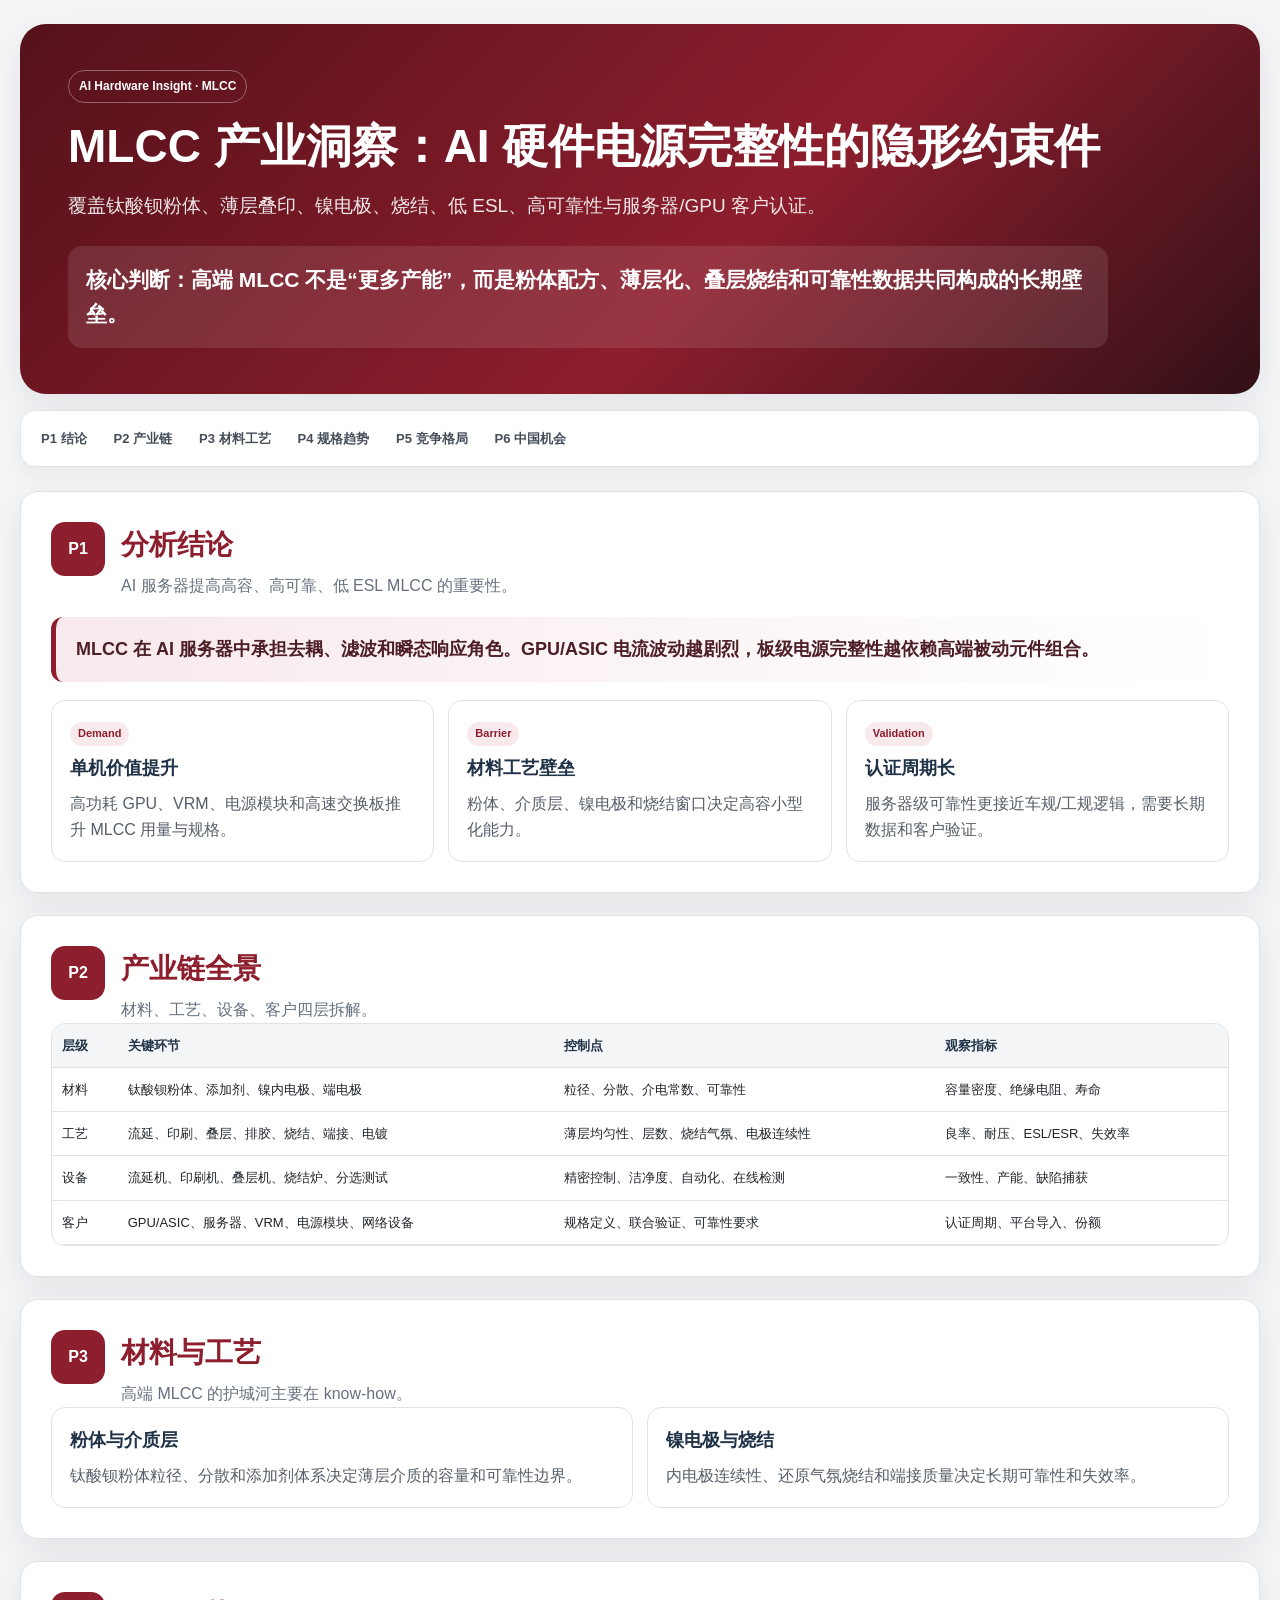
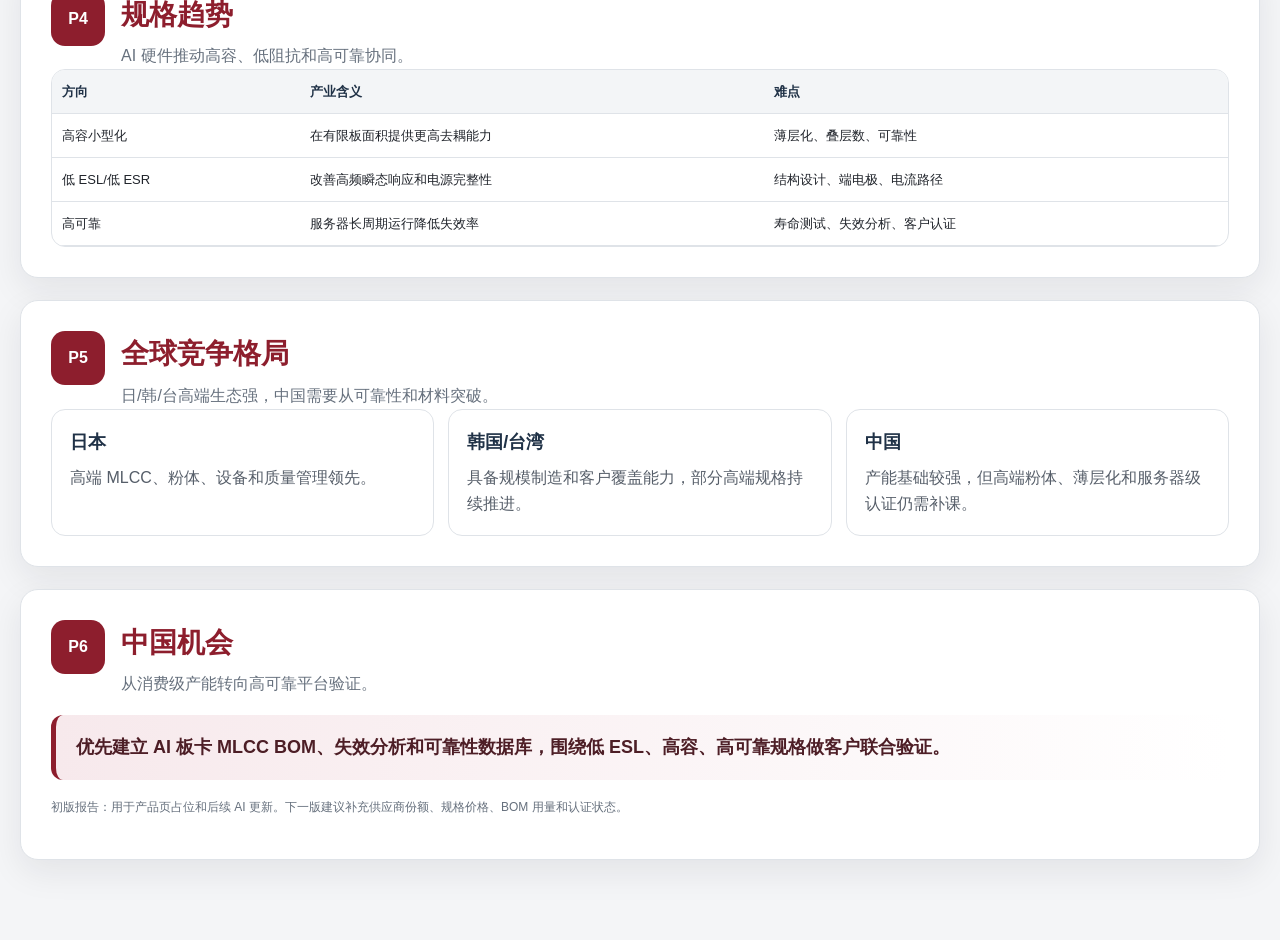
<file: app/reports/mlcc-report.html>
<!doctype html>
<html lang="zh-CN">
<head>
<meta charset="utf-8" />
<meta name="viewport" content="width=device-width, initial-scale=1" />
<title>MLCC 产业洞察｜AI 硬件被动元件</title>
<style>
:root{--bg:#f4f5f7;--paper:#fff;--ink:#20242b;--muted:#66707d;--red:#8d1e2d;--soft:#f7e9ec;--line:#dfe3e8;--navy:#203247;--shadow:0 12px 34px rgba(21,28,38,.08)}*{box-sizing:border-box}body{margin:0;background:var(--bg);color:var(--ink);font-family:Inter,"PingFang SC","Microsoft YaHei",Arial,sans-serif;line-height:1.62}.wrap{max-width:1280px;margin:auto;padding:24px 20px 80px}.hero{border-radius:26px;padding:46px 48px;color:#fff;background:linear-gradient(135deg,#55111a,#8d1e2d 58%,#321017);box-shadow:var(--shadow)}.kicker{display:inline-block;padding:6px 10px;border:1px solid rgba(255,255,255,.34);border-radius:999px;font-size:12px;font-weight:800}h1{margin:18px 0 12px;font-size:46px;line-height:1.1}.subtitle{max-width:920px;color:rgba(255,255,255,.9);font-size:19px}.thesis{margin-top:24px;max-width:1040px;padding:17px 18px;border-radius:14px;background:rgba(255,255,255,.1);font-size:21px;font-weight:850}.nav{position:sticky;top:8px;z-index:5;display:flex;gap:7px;flex-wrap:wrap;margin:16px 0 24px;padding:10px;border:1px solid var(--line);border-radius:15px;background:rgba(255,255,255,.94);box-shadow:0 8px 24px rgba(21,28,38,.06)}.nav a{padding:7px 10px;border-radius:9px;color:#454d59;text-decoration:none;font-size:13px;font-weight:750}.nav a:hover{background:var(--soft);color:var(--red)}.page{margin-top:22px;padding:30px;border:1px solid var(--line);border-radius:18px;background:var(--paper);box-shadow:var(--shadow)}.head{display:flex;gap:16px;align-items:flex-start}.no{width:54px;height:54px;display:grid;place-items:center;border-radius:14px;background:var(--red);color:#fff;font-weight:900}.head h2{margin:0;color:var(--red);font-size:28px}.head p{margin:6px 0 0;color:var(--muted)}.key{margin:18px 0;padding:18px 20px;border-left:5px solid var(--red);border-radius:12px;background:linear-gradient(90deg,var(--soft),#fff);font-size:18px;font-weight:850;color:#4d1e26}.grid{display:grid;gap:14px}.g3{grid-template-columns:repeat(3,minmax(0,1fr))}.g2{grid-template-columns:repeat(2,minmax(0,1fr))}.card{border:1px solid var(--line);border-radius:14px;background:#fff;padding:18px}.tag{display:inline-flex;margin-bottom:8px;padding:3px 8px;border-radius:999px;background:var(--soft);color:var(--red);font-size:11px;font-weight:850}.card h3{margin:0 0 8px;color:var(--navy);font-size:18px}.card p{margin:0;color:#565e69}.table-wrap{overflow:auto;border:1px solid var(--line);border-radius:14px}table{width:100%;min-width:900px;border-collapse:collapse;font-size:13px}th,td{padding:11px 10px;border-bottom:1px solid var(--line);text-align:left;vertical-align:top}th{background:#f3f5f7;color:var(--navy)}.note{color:var(--muted);font-size:12px}@media(max-width:800px){.g2,.g3{grid-template-columns:1fr}.hero{padding:32px 22px}h1{font-size:32px}.page{padding:20px}}
</style>
</head>
<body>
<main class="wrap">
<section class="hero"><span class="kicker">AI Hardware Insight · MLCC</span><h1>MLCC 产业洞察：AI 硬件电源完整性的隐形约束件</h1><p class="subtitle">覆盖钛酸钡粉体、薄层叠印、镍电极、烧结、低 ESL、高可靠性与服务器/GPU 客户认证。</p><div class="thesis">核心判断：高端 MLCC 不是“更多产能”，而是粉体配方、薄层化、叠层烧结和可靠性数据共同构成的长期壁垒。</div></section>
<nav class="nav"><a href="#p1">P1 结论</a><a href="#p2">P2 产业链</a><a href="#p3">P3 材料工艺</a><a href="#p4">P4 规格趋势</a><a href="#p5">P5 竞争格局</a><a href="#p6">P6 中国机会</a></nav>
<section class="page" id="p1"><div class="head"><div class="no">P1</div><div><h2>分析结论</h2><p>AI 服务器提高高容、高可靠、低 ESL MLCC 的重要性。</p></div></div><div class="key">MLCC 在 AI 服务器中承担去耦、滤波和瞬态响应角色。GPU/ASIC 电流波动越剧烈，板级电源完整性越依赖高端被动元件组合。</div><div class="grid g3"><article class="card"><span class="tag">Demand</span><h3>单机价值提升</h3><p>高功耗 GPU、VRM、电源模块和高速交换板推升 MLCC 用量与规格。</p></article><article class="card"><span class="tag">Barrier</span><h3>材料工艺壁垒</h3><p>粉体、介质层、镍电极和烧结窗口决定高容小型化能力。</p></article><article class="card"><span class="tag">Validation</span><h3>认证周期长</h3><p>服务器级可靠性更接近车规/工规逻辑，需要长期数据和客户验证。</p></article></div></section>
<section class="page" id="p2"><div class="head"><div class="no">P2</div><div><h2>产业链全景</h2><p>材料、工艺、设备、客户四层拆解。</p></div></div><div class="table-wrap"><table><thead><tr><th>层级</th><th>关键环节</th><th>控制点</th><th>观察指标</th></tr></thead><tbody><tr><td>材料</td><td>钛酸钡粉体、添加剂、镍内电极、端电极</td><td>粒径、分散、介电常数、可靠性</td><td>容量密度、绝缘电阻、寿命</td></tr><tr><td>工艺</td><td>流延、印刷、叠层、排胶、烧结、端接、电镀</td><td>薄层均匀性、层数、烧结气氛、电极连续性</td><td>良率、耐压、ESL/ESR、失效率</td></tr><tr><td>设备</td><td>流延机、印刷机、叠层机、烧结炉、分选测试</td><td>精密控制、洁净度、自动化、在线检测</td><td>一致性、产能、缺陷捕获</td></tr><tr><td>客户</td><td>GPU/ASIC、服务器、VRM、电源模块、网络设备</td><td>规格定义、联合验证、可靠性要求</td><td>认证周期、平台导入、份额</td></tr></tbody></table></div></section>
<section class="page" id="p3"><div class="head"><div class="no">P3</div><div><h2>材料与工艺</h2><p>高端 MLCC 的护城河主要在 know-how。</p></div></div><div class="grid g2"><article class="card"><h3>粉体与介质层</h3><p>钛酸钡粉体粒径、分散和添加剂体系决定薄层介质的容量和可靠性边界。</p></article><article class="card"><h3>镍电极与烧结</h3><p>内电极连续性、还原气氛烧结和端接质量决定长期可靠性和失效率。</p></article></div></section>
<section class="page" id="p4"><div class="head"><div class="no">P4</div><div><h2>规格趋势</h2><p>AI 硬件推动高容、低阻抗和高可靠协同。</p></div></div><div class="table-wrap"><table><thead><tr><th>方向</th><th>产业含义</th><th>难点</th></tr></thead><tbody><tr><td>高容小型化</td><td>在有限板面积提供更高去耦能力</td><td>薄层化、叠层数、可靠性</td></tr><tr><td>低 ESL/低 ESR</td><td>改善高频瞬态响应和电源完整性</td><td>结构设计、端电极、电流路径</td></tr><tr><td>高可靠</td><td>服务器长周期运行降低失效率</td><td>寿命测试、失效分析、客户认证</td></tr></tbody></table></div></section>
<section class="page" id="p5"><div class="head"><div class="no">P5</div><div><h2>全球竞争格局</h2><p>日/韩/台高端生态强，中国需要从可靠性和材料突破。</p></div></div><div class="grid g3"><article class="card"><h3>日本</h3><p>高端 MLCC、粉体、设备和质量管理领先。</p></article><article class="card"><h3>韩国/台湾</h3><p>具备规模制造和客户覆盖能力，部分高端规格持续推进。</p></article><article class="card"><h3>中国</h3><p>产能基础较强，但高端粉体、薄层化和服务器级认证仍需补课。</p></article></div></section>
<section class="page" id="p6"><div class="head"><div class="no">P6</div><div><h2>中国机会</h2><p>从消费级产能转向高可靠平台验证。</p></div></div><div class="key">优先建立 AI 板卡 MLCC BOM、失效分析和可靠性数据库，围绕低 ESL、高容、高可靠规格做客户联合验证。</div><p class="note">初版报告：用于产品页占位和后续 AI 更新。下一版建议补充供应商份额、规格价格、BOM 用量和认证状态。</p></section>
</main>
</body>
</html>
</file>
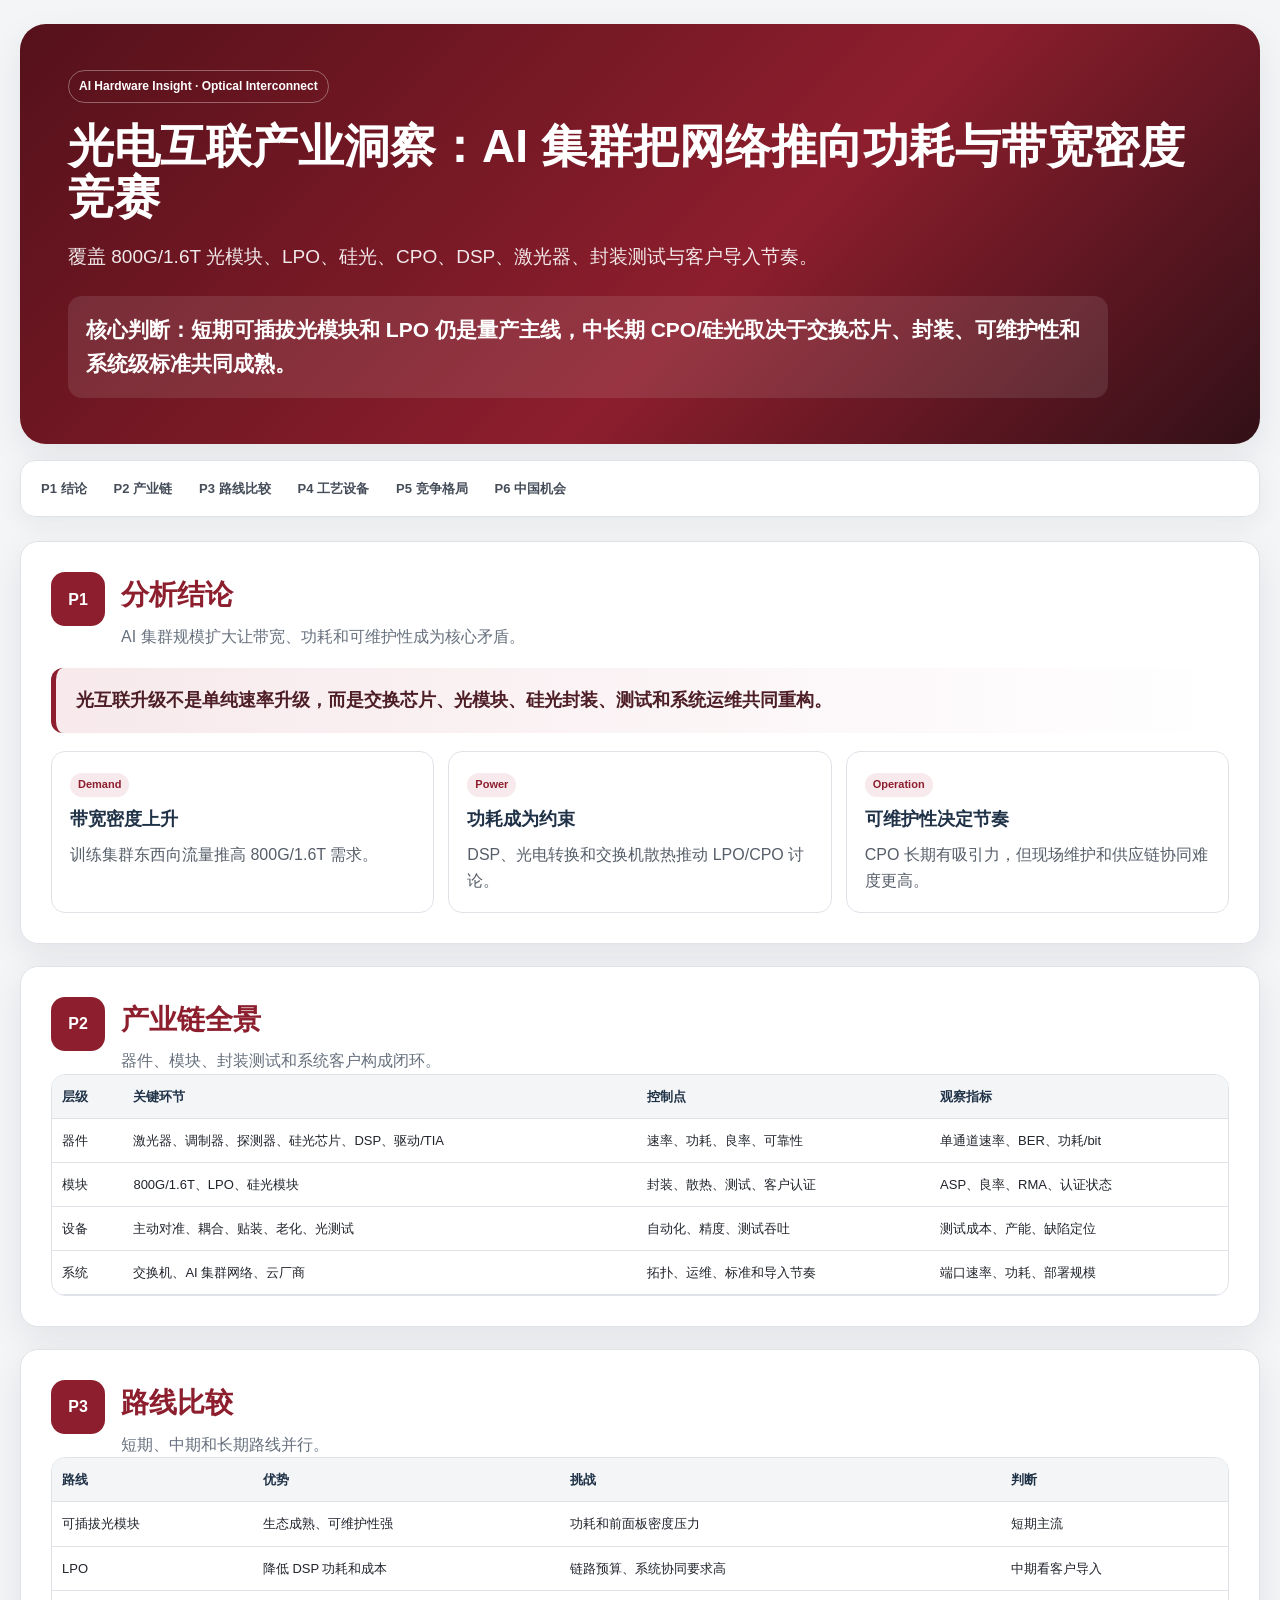
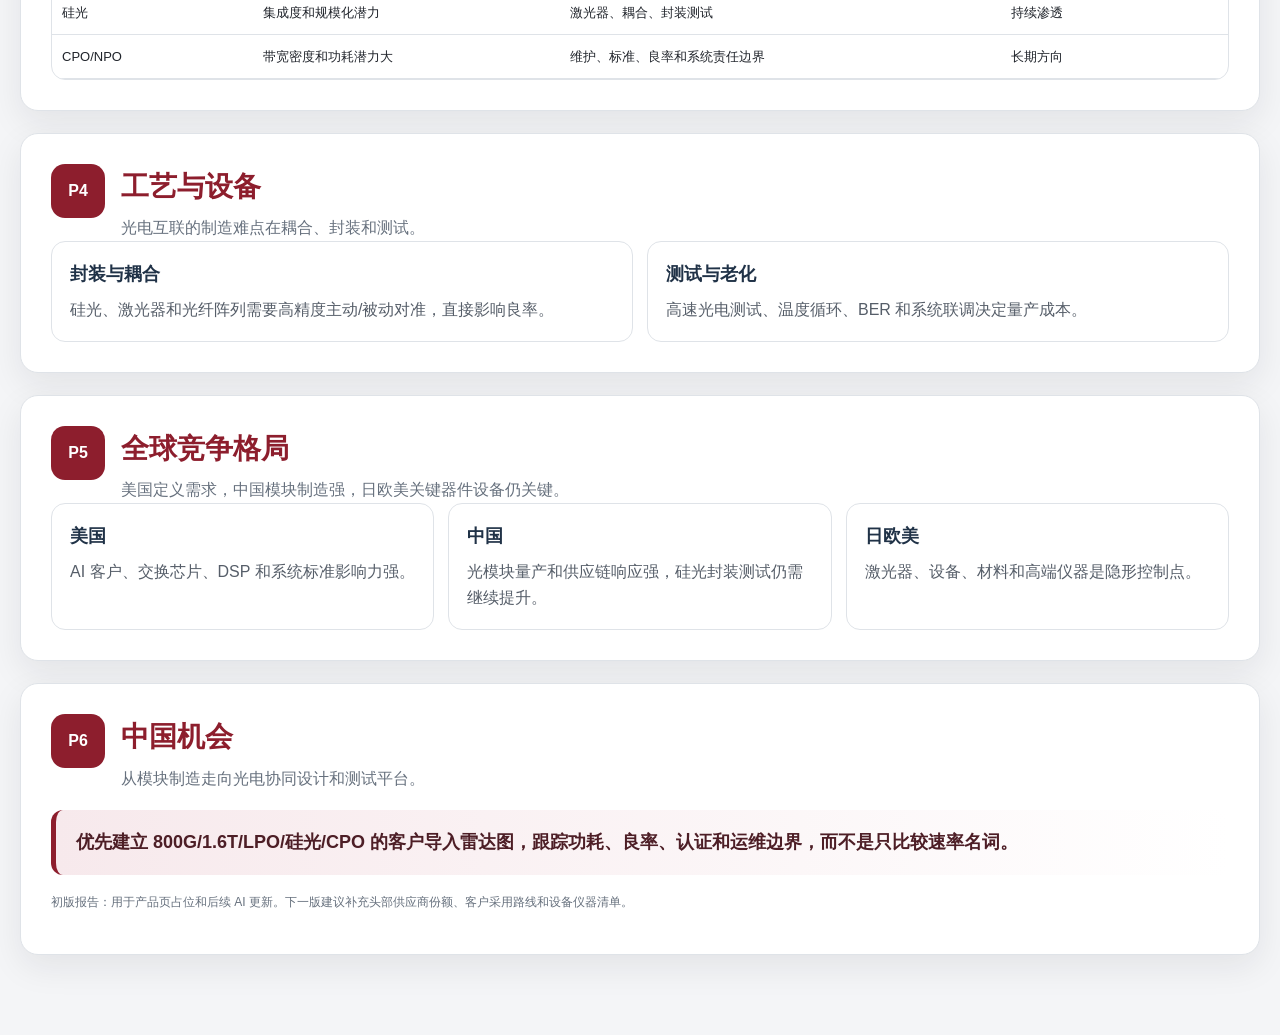
<file: app/reports/optical-interconnect-report.html>
<!doctype html>
<html lang="zh-CN">
<head>
<meta charset="utf-8" />
<meta name="viewport" content="width=device-width, initial-scale=1" />
<title>光电互联产业洞察｜AI 数据中心</title>
<style>
:root{--bg:#f4f5f7;--paper:#fff;--ink:#20242b;--muted:#66707d;--red:#8d1e2d;--soft:#f7e9ec;--line:#dfe3e8;--navy:#203247;--shadow:0 12px 34px rgba(21,28,38,.08)}*{box-sizing:border-box}body{margin:0;background:var(--bg);color:var(--ink);font-family:Inter,"PingFang SC","Microsoft YaHei",Arial,sans-serif;line-height:1.62}.wrap{max-width:1280px;margin:auto;padding:24px 20px 80px}.hero{border-radius:26px;padding:46px 48px;color:#fff;background:linear-gradient(135deg,#55111a,#8d1e2d 58%,#321017);box-shadow:var(--shadow)}.kicker{display:inline-block;padding:6px 10px;border:1px solid rgba(255,255,255,.34);border-radius:999px;font-size:12px;font-weight:800}h1{margin:18px 0 12px;font-size:46px;line-height:1.1}.subtitle{max-width:920px;color:rgba(255,255,255,.9);font-size:19px}.thesis{margin-top:24px;max-width:1040px;padding:17px 18px;border-radius:14px;background:rgba(255,255,255,.1);font-size:21px;font-weight:850}.nav{position:sticky;top:8px;z-index:5;display:flex;gap:7px;flex-wrap:wrap;margin:16px 0 24px;padding:10px;border:1px solid var(--line);border-radius:15px;background:rgba(255,255,255,.94);box-shadow:0 8px 24px rgba(21,28,38,.06)}.nav a{padding:7px 10px;border-radius:9px;color:#454d59;text-decoration:none;font-size:13px;font-weight:750}.nav a:hover{background:var(--soft);color:var(--red)}.page{margin-top:22px;padding:30px;border:1px solid var(--line);border-radius:18px;background:var(--paper);box-shadow:var(--shadow)}.head{display:flex;gap:16px;align-items:flex-start}.no{width:54px;height:54px;display:grid;place-items:center;border-radius:14px;background:var(--red);color:#fff;font-weight:900}.head h2{margin:0;color:var(--red);font-size:28px}.head p{margin:6px 0 0;color:var(--muted)}.key{margin:18px 0;padding:18px 20px;border-left:5px solid var(--red);border-radius:12px;background:linear-gradient(90deg,var(--soft),#fff);font-size:18px;font-weight:850;color:#4d1e26}.grid{display:grid;gap:14px}.g3{grid-template-columns:repeat(3,minmax(0,1fr))}.g2{grid-template-columns:repeat(2,minmax(0,1fr))}.card{border:1px solid var(--line);border-radius:14px;background:#fff;padding:18px}.tag{display:inline-flex;margin-bottom:8px;padding:3px 8px;border-radius:999px;background:var(--soft);color:var(--red);font-size:11px;font-weight:850}.card h3{margin:0 0 8px;color:var(--navy);font-size:18px}.card p{margin:0;color:#565e69}.table-wrap{overflow:auto;border:1px solid var(--line);border-radius:14px}table{width:100%;min-width:900px;border-collapse:collapse;font-size:13px}th,td{padding:11px 10px;border-bottom:1px solid var(--line);text-align:left;vertical-align:top}th{background:#f3f5f7;color:var(--navy)}.note{color:var(--muted);font-size:12px}@media(max-width:800px){.g2,.g3{grid-template-columns:1fr}.hero{padding:32px 22px}h1{font-size:32px}.page{padding:20px}}
</style>
</head>
<body>
<main class="wrap">
<section class="hero"><span class="kicker">AI Hardware Insight · Optical Interconnect</span><h1>光电互联产业洞察：AI 集群把网络推向功耗与带宽密度竞赛</h1><p class="subtitle">覆盖 800G/1.6T 光模块、LPO、硅光、CPO、DSP、激光器、封装测试与客户导入节奏。</p><div class="thesis">核心判断：短期可插拔光模块和 LPO 仍是量产主线，中长期 CPO/硅光取决于交换芯片、封装、可维护性和系统级标准共同成熟。</div></section>
<nav class="nav"><a href="#p1">P1 结论</a><a href="#p2">P2 产业链</a><a href="#p3">P3 路线比较</a><a href="#p4">P4 工艺设备</a><a href="#p5">P5 竞争格局</a><a href="#p6">P6 中国机会</a></nav>
<section class="page" id="p1"><div class="head"><div class="no">P1</div><div><h2>分析结论</h2><p>AI 集群规模扩大让带宽、功耗和可维护性成为核心矛盾。</p></div></div><div class="key">光互联升级不是单纯速率升级，而是交换芯片、光模块、硅光封装、测试和系统运维共同重构。</div><div class="grid g3"><article class="card"><span class="tag">Demand</span><h3>带宽密度上升</h3><p>训练集群东西向流量推高 800G/1.6T 需求。</p></article><article class="card"><span class="tag">Power</span><h3>功耗成为约束</h3><p>DSP、光电转换和交换机散热推动 LPO/CPO 讨论。</p></article><article class="card"><span class="tag">Operation</span><h3>可维护性决定节奏</h3><p>CPO 长期有吸引力，但现场维护和供应链协同难度更高。</p></article></div></section>
<section class="page" id="p2"><div class="head"><div class="no">P2</div><div><h2>产业链全景</h2><p>器件、模块、封装测试和系统客户构成闭环。</p></div></div><div class="table-wrap"><table><thead><tr><th>层级</th><th>关键环节</th><th>控制点</th><th>观察指标</th></tr></thead><tbody><tr><td>器件</td><td>激光器、调制器、探测器、硅光芯片、DSP、驱动/TIA</td><td>速率、功耗、良率、可靠性</td><td>单通道速率、BER、功耗/bit</td></tr><tr><td>模块</td><td>800G/1.6T、LPO、硅光模块</td><td>封装、散热、测试、客户认证</td><td>ASP、良率、RMA、认证状态</td></tr><tr><td>设备</td><td>主动对准、耦合、贴装、老化、光测试</td><td>自动化、精度、测试吞吐</td><td>测试成本、产能、缺陷定位</td></tr><tr><td>系统</td><td>交换机、AI 集群网络、云厂商</td><td>拓扑、运维、标准和导入节奏</td><td>端口速率、功耗、部署规模</td></tr></tbody></table></div></section>
<section class="page" id="p3"><div class="head"><div class="no">P3</div><div><h2>路线比较</h2><p>短期、中期和长期路线并行。</p></div></div><div class="table-wrap"><table><thead><tr><th>路线</th><th>优势</th><th>挑战</th><th>判断</th></tr></thead><tbody><tr><td>可插拔光模块</td><td>生态成熟、可维护性强</td><td>功耗和前面板密度压力</td><td>短期主流</td></tr><tr><td>LPO</td><td>降低 DSP 功耗和成本</td><td>链路预算、系统协同要求高</td><td>中期看客户导入</td></tr><tr><td>硅光</td><td>集成度和规模化潜力</td><td>激光器、耦合、封装测试</td><td>持续渗透</td></tr><tr><td>CPO/NPO</td><td>带宽密度和功耗潜力大</td><td>维护、标准、良率和系统责任边界</td><td>长期方向</td></tr></tbody></table></div></section>
<section class="page" id="p4"><div class="head"><div class="no">P4</div><div><h2>工艺与设备</h2><p>光电互联的制造难点在耦合、封装和测试。</p></div></div><div class="grid g2"><article class="card"><h3>封装与耦合</h3><p>硅光、激光器和光纤阵列需要高精度主动/被动对准，直接影响良率。</p></article><article class="card"><h3>测试与老化</h3><p>高速光电测试、温度循环、BER 和系统联调决定量产成本。</p></article></div></section>
<section class="page" id="p5"><div class="head"><div class="no">P5</div><div><h2>全球竞争格局</h2><p>美国定义需求，中国模块制造强，日欧美关键器件设备仍关键。</p></div></div><div class="grid g3"><article class="card"><h3>美国</h3><p>AI 客户、交换芯片、DSP 和系统标准影响力强。</p></article><article class="card"><h3>中国</h3><p>光模块量产和供应链响应强，硅光封装测试仍需继续提升。</p></article><article class="card"><h3>日欧美</h3><p>激光器、设备、材料和高端仪器是隐形控制点。</p></article></div></section>
<section class="page" id="p6"><div class="head"><div class="no">P6</div><div><h2>中国机会</h2><p>从模块制造走向光电协同设计和测试平台。</p></div></div><div class="key">优先建立 800G/1.6T/LPO/硅光/CPO 的客户导入雷达图，跟踪功耗、良率、认证和运维边界，而不是只比较速率名词。</div><p class="note">初版报告：用于产品页占位和后续 AI 更新。下一版建议补充头部供应商份额、客户采用路线和设备仪器清单。</p></section>
</main>
</body>
</html>
</file>
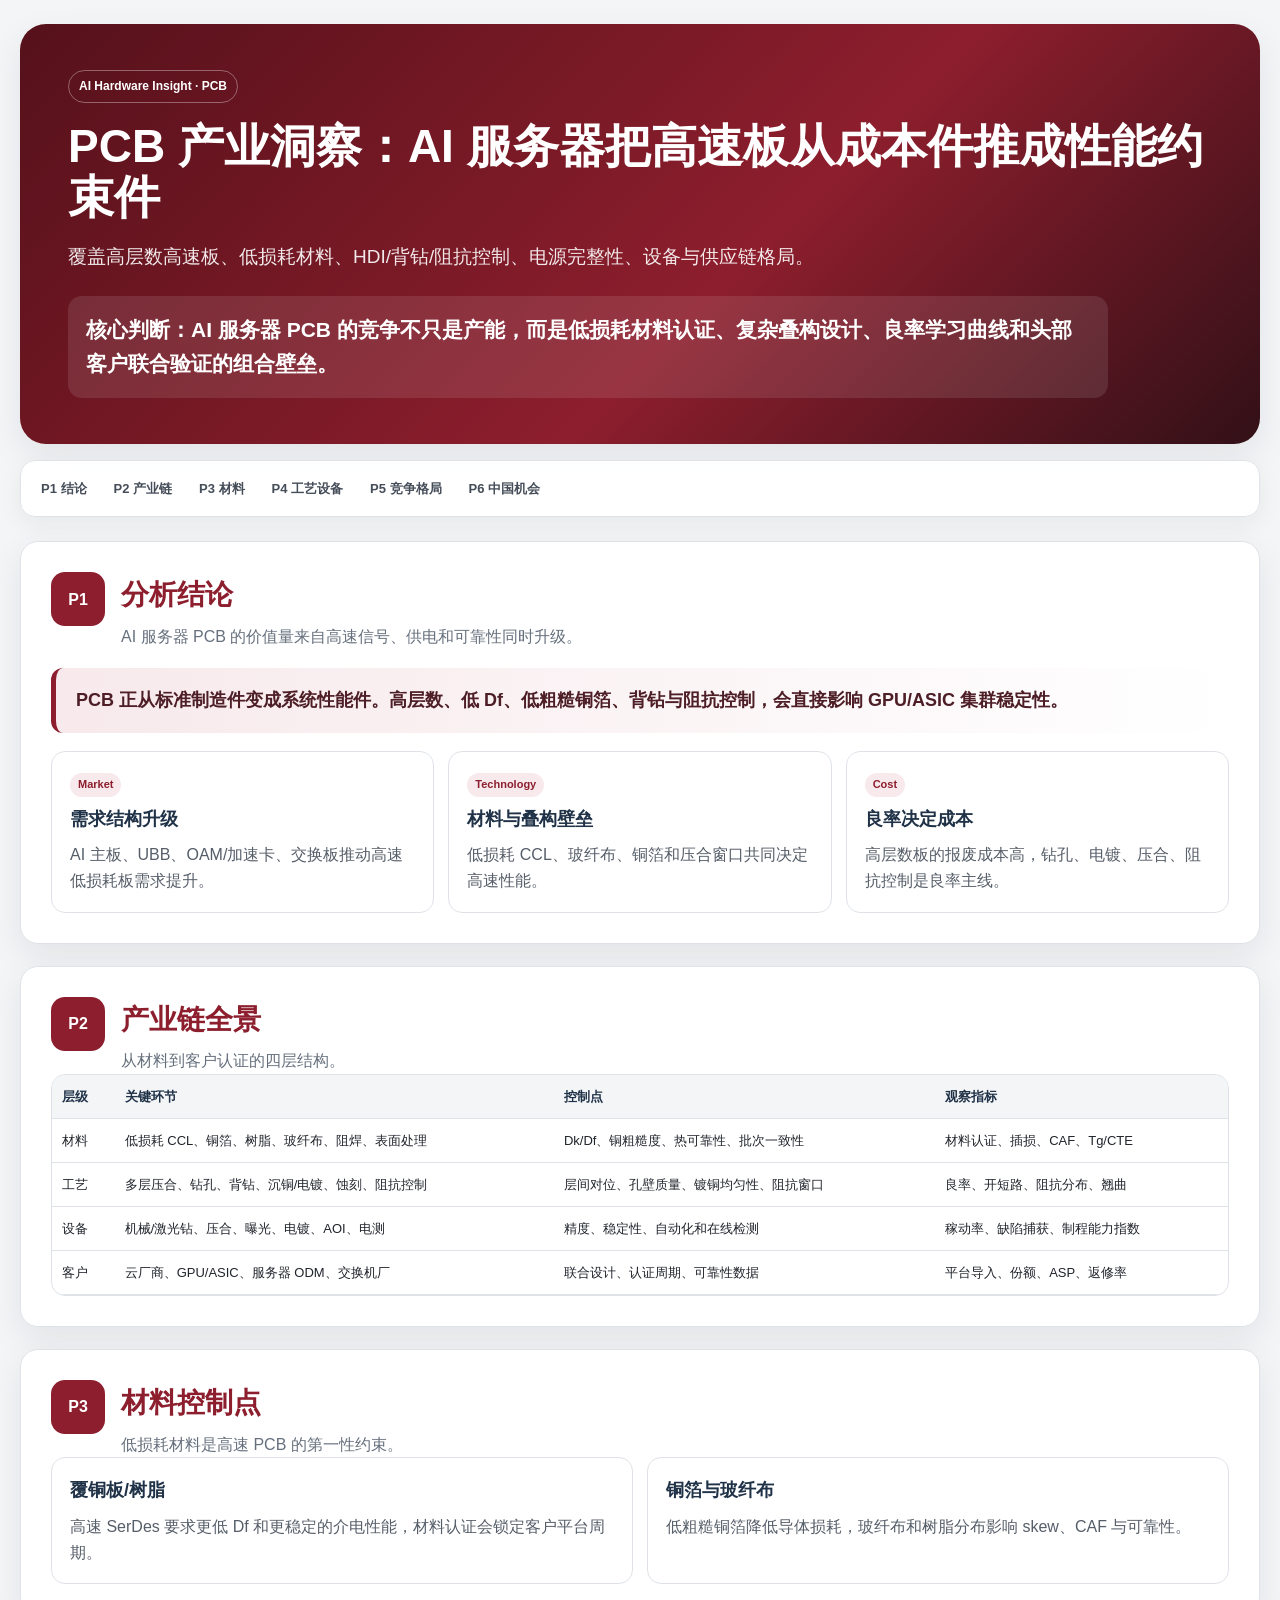
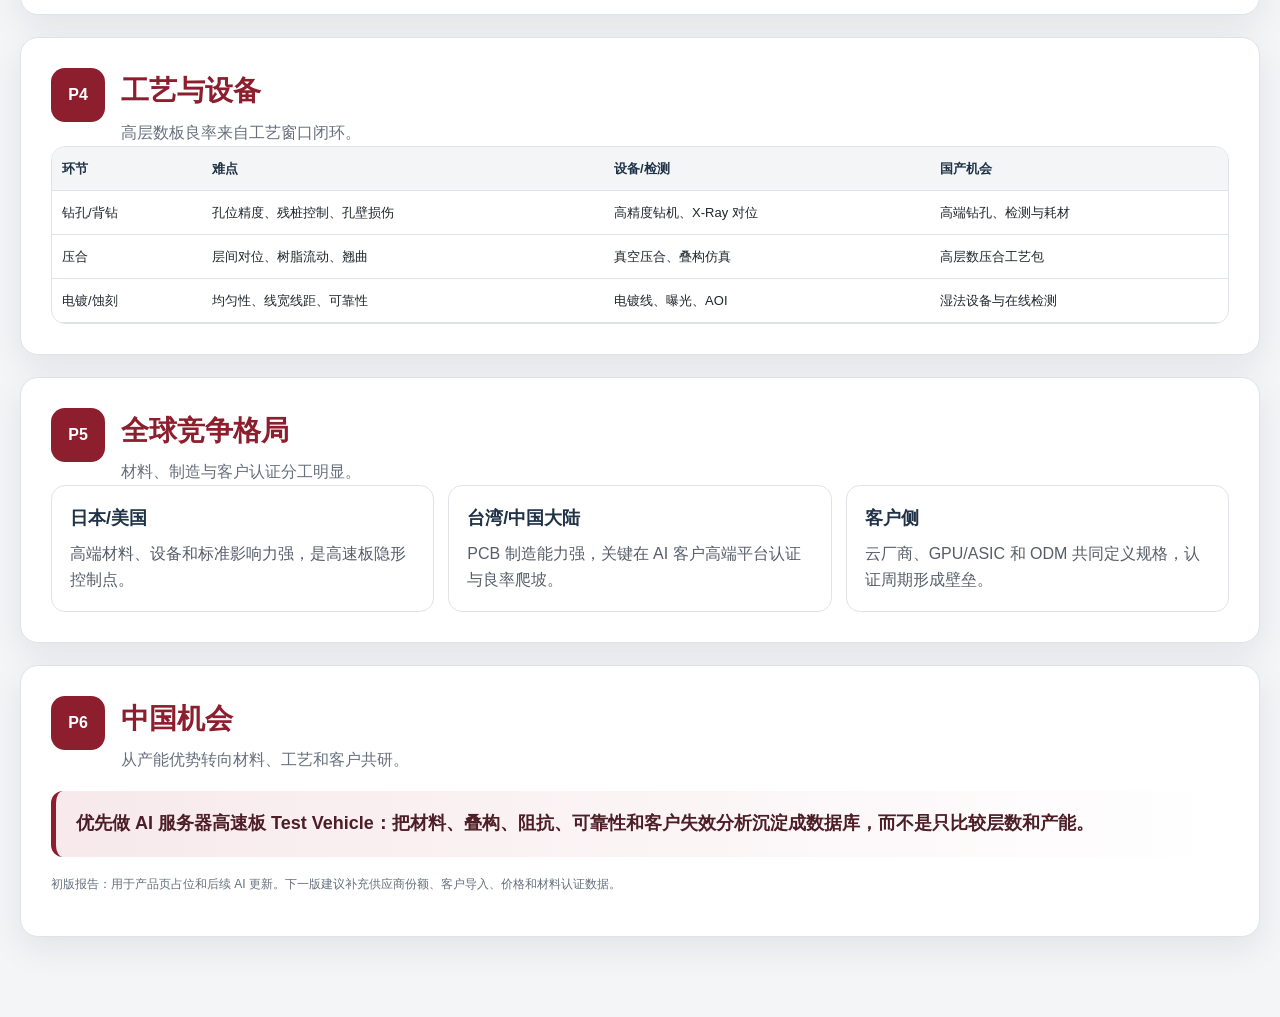
<file: app/reports/pcb-report.html>
<!doctype html>
<html lang="zh-CN">
<head>
<meta charset="utf-8" />
<meta name="viewport" content="width=device-width, initial-scale=1" />
<title>PCB 产业洞察｜AI 服务器高速板</title>
<style>
:root{--bg:#f4f5f7;--paper:#fff;--ink:#20242b;--muted:#66707d;--red:#8d1e2d;--soft:#f7e9ec;--line:#dfe3e8;--navy:#203247;--shadow:0 12px 34px rgba(21,28,38,.08)}
*{box-sizing:border-box}body{margin:0;background:var(--bg);color:var(--ink);font-family:Inter,"PingFang SC","Microsoft YaHei",Arial,sans-serif;line-height:1.62}.wrap{max-width:1280px;margin:auto;padding:24px 20px 80px}.hero{border-radius:26px;padding:46px 48px;color:#fff;background:linear-gradient(135deg,#55111a,#8d1e2d 58%,#321017);box-shadow:var(--shadow)}.kicker{display:inline-block;padding:6px 10px;border:1px solid rgba(255,255,255,.34);border-radius:999px;font-size:12px;font-weight:800}h1{margin:18px 0 12px;font-size:46px;line-height:1.1}.subtitle{max-width:920px;color:rgba(255,255,255,.9);font-size:19px}.thesis{margin-top:24px;max-width:1040px;padding:17px 18px;border-radius:14px;background:rgba(255,255,255,.1);font-size:21px;font-weight:850}.nav{position:sticky;top:8px;z-index:5;display:flex;gap:7px;flex-wrap:wrap;margin:16px 0 24px;padding:10px;border:1px solid var(--line);border-radius:15px;background:rgba(255,255,255,.94);box-shadow:0 8px 24px rgba(21,28,38,.06)}.nav a{padding:7px 10px;border-radius:9px;color:#454d59;text-decoration:none;font-size:13px;font-weight:750}.nav a:hover{background:var(--soft);color:var(--red)}.page{margin-top:22px;padding:30px;border:1px solid var(--line);border-radius:18px;background:var(--paper);box-shadow:var(--shadow)}.head{display:flex;gap:16px;align-items:flex-start}.no{width:54px;height:54px;display:grid;place-items:center;border-radius:14px;background:var(--red);color:#fff;font-weight:900}.head h2{margin:0;color:var(--red);font-size:28px}.head p{margin:6px 0 0;color:var(--muted)}.key{margin:18px 0;padding:18px 20px;border-left:5px solid var(--red);border-radius:12px;background:linear-gradient(90deg,var(--soft),#fff);font-size:18px;font-weight:850;color:#4d1e26}.grid{display:grid;gap:14px}.g3{grid-template-columns:repeat(3,minmax(0,1fr))}.g2{grid-template-columns:repeat(2,minmax(0,1fr))}.card{border:1px solid var(--line);border-radius:14px;background:#fff;padding:18px}.tag{display:inline-flex;margin-bottom:8px;padding:3px 8px;border-radius:999px;background:var(--soft);color:var(--red);font-size:11px;font-weight:850}.card h3{margin:0 0 8px;color:var(--navy);font-size:18px}.card p{margin:0;color:#565e69}.table-wrap{overflow:auto;border:1px solid var(--line);border-radius:14px}table{width:100%;min-width:900px;border-collapse:collapse;font-size:13px}th,td{padding:11px 10px;border-bottom:1px solid var(--line);text-align:left;vertical-align:top}th{background:#f3f5f7;color:var(--navy)}.note{color:var(--muted);font-size:12px}@media(max-width:800px){.g2,.g3{grid-template-columns:1fr}.hero{padding:32px 22px}h1{font-size:32px}.page{padding:20px}}
</style>
</head>
<body>
<main class="wrap">
<section class="hero">
<span class="kicker">AI Hardware Insight · PCB</span>
<h1>PCB 产业洞察：AI 服务器把高速板从成本件推成性能约束件</h1>
<p class="subtitle">覆盖高层数高速板、低损耗材料、HDI/背钻/阻抗控制、电源完整性、设备与供应链格局。</p>
<div class="thesis">核心判断：AI 服务器 PCB 的竞争不只是产能，而是低损耗材料认证、复杂叠构设计、良率学习曲线和头部客户联合验证的组合壁垒。</div>
</section>
<nav class="nav"><a href="#p1">P1 结论</a><a href="#p2">P2 产业链</a><a href="#p3">P3 材料</a><a href="#p4">P4 工艺设备</a><a href="#p5">P5 竞争格局</a><a href="#p6">P6 中国机会</a></nav>

<section class="page" id="p1"><div class="head"><div class="no">P1</div><div><h2>分析结论</h2><p>AI 服务器 PCB 的价值量来自高速信号、供电和可靠性同时升级。</p></div></div><div class="key">PCB 正从标准制造件变成系统性能件。高层数、低 Df、低粗糙铜箔、背钻与阻抗控制，会直接影响 GPU/ASIC 集群稳定性。</div><div class="grid g3"><article class="card"><span class="tag">Market</span><h3>需求结构升级</h3><p>AI 主板、UBB、OAM/加速卡、交换板推动高速低损耗板需求提升。</p></article><article class="card"><span class="tag">Technology</span><h3>材料与叠构壁垒</h3><p>低损耗 CCL、玻纤布、铜箔和压合窗口共同决定高速性能。</p></article><article class="card"><span class="tag">Cost</span><h3>良率决定成本</h3><p>高层数板的报废成本高，钻孔、电镀、压合、阻抗控制是良率主线。</p></article></div></section>

<section class="page" id="p2"><div class="head"><div class="no">P2</div><div><h2>产业链全景</h2><p>从材料到客户认证的四层结构。</p></div></div><div class="table-wrap"><table><thead><tr><th>层级</th><th>关键环节</th><th>控制点</th><th>观察指标</th></tr></thead><tbody><tr><td>材料</td><td>低损耗 CCL、铜箔、树脂、玻纤布、阻焊、表面处理</td><td>Dk/Df、铜粗糙度、热可靠性、批次一致性</td><td>材料认证、插损、CAF、Tg/CTE</td></tr><tr><td>工艺</td><td>多层压合、钻孔、背钻、沉铜/电镀、蚀刻、阻抗控制</td><td>层间对位、孔壁质量、镀铜均匀性、阻抗窗口</td><td>良率、开短路、阻抗分布、翘曲</td></tr><tr><td>设备</td><td>机械/激光钻、压合、曝光、电镀、AOI、电测</td><td>精度、稳定性、自动化和在线检测</td><td>稼动率、缺陷捕获、制程能力指数</td></tr><tr><td>客户</td><td>云厂商、GPU/ASIC、服务器 ODM、交换机厂</td><td>联合设计、认证周期、可靠性数据</td><td>平台导入、份额、ASP、返修率</td></tr></tbody></table></div></section>

<section class="page" id="p3"><div class="head"><div class="no">P3</div><div><h2>材料控制点</h2><p>低损耗材料是高速 PCB 的第一性约束。</p></div></div><div class="grid g2"><article class="card"><h3>覆铜板/树脂</h3><p>高速 SerDes 要求更低 Df 和更稳定的介电性能，材料认证会锁定客户平台周期。</p></article><article class="card"><h3>铜箔与玻纤布</h3><p>低粗糙铜箔降低导体损耗，玻纤布和树脂分布影响 skew、CAF 与可靠性。</p></article></div></section>

<section class="page" id="p4"><div class="head"><div class="no">P4</div><div><h2>工艺与设备</h2><p>高层数板良率来自工艺窗口闭环。</p></div></div><div class="table-wrap"><table><thead><tr><th>环节</th><th>难点</th><th>设备/检测</th><th>国产机会</th></tr></thead><tbody><tr><td>钻孔/背钻</td><td>孔位精度、残桩控制、孔壁损伤</td><td>高精度钻机、X-Ray 对位</td><td>高端钻孔、检测与耗材</td></tr><tr><td>压合</td><td>层间对位、树脂流动、翘曲</td><td>真空压合、叠构仿真</td><td>高层数压合工艺包</td></tr><tr><td>电镀/蚀刻</td><td>均匀性、线宽线距、可靠性</td><td>电镀线、曝光、AOI</td><td>湿法设备与在线检测</td></tr></tbody></table></div></section>

<section class="page" id="p5"><div class="head"><div class="no">P5</div><div><h2>全球竞争格局</h2><p>材料、制造与客户认证分工明显。</p></div></div><div class="grid g3"><article class="card"><h3>日本/美国</h3><p>高端材料、设备和标准影响力强，是高速板隐形控制点。</p></article><article class="card"><h3>台湾/中国大陆</h3><p>PCB 制造能力强，关键在 AI 客户高端平台认证与良率爬坡。</p></article><article class="card"><h3>客户侧</h3><p>云厂商、GPU/ASIC 和 ODM 共同定义规格，认证周期形成壁垒。</p></article></div></section>

<section class="page" id="p6"><div class="head"><div class="no">P6</div><div><h2>中国机会</h2><p>从产能优势转向材料、工艺和客户共研。</p></div></div><div class="key">优先做 AI 服务器高速板 Test Vehicle：把材料、叠构、阻抗、可靠性和客户失效分析沉淀成数据库，而不是只比较层数和产能。</div><p class="note">初版报告：用于产品页占位和后续 AI 更新。下一版建议补充供应商份额、客户导入、价格和材料认证数据。</p></section>
</main>
</body>
</html>
</file>
